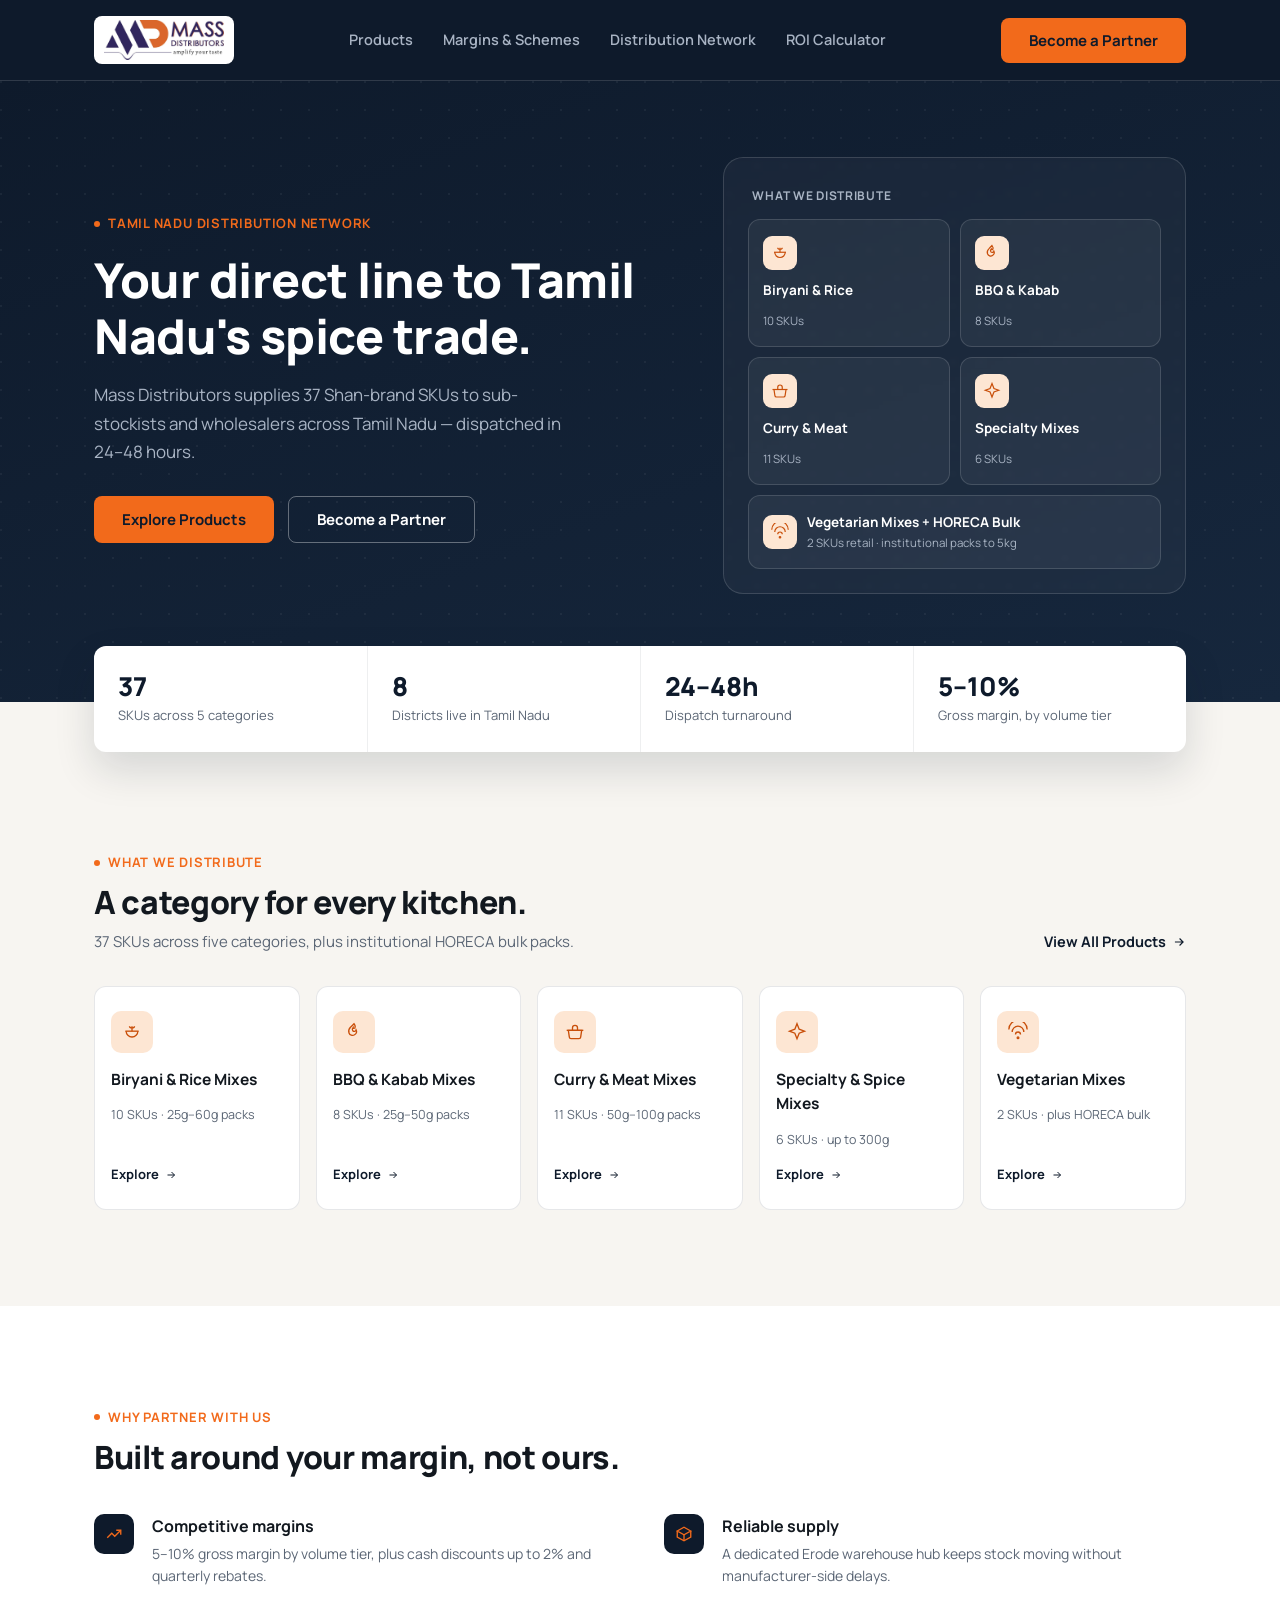
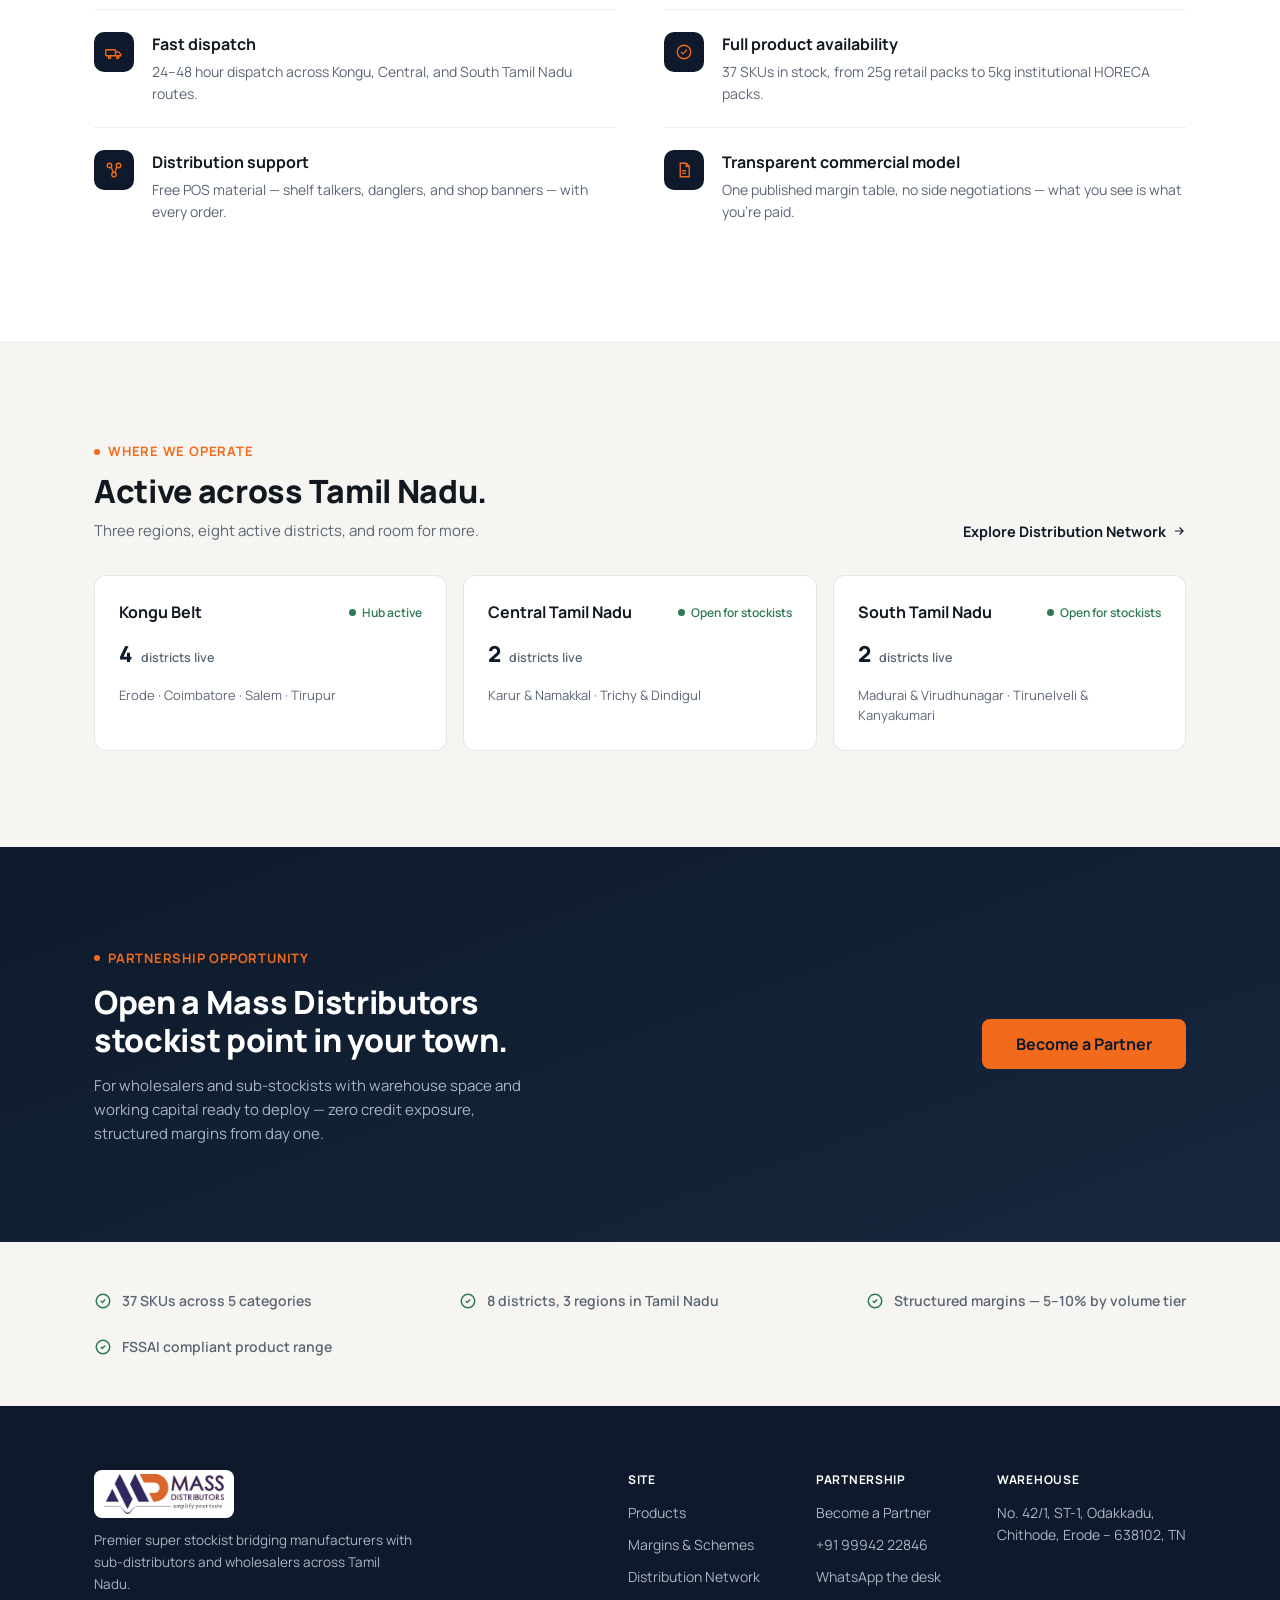
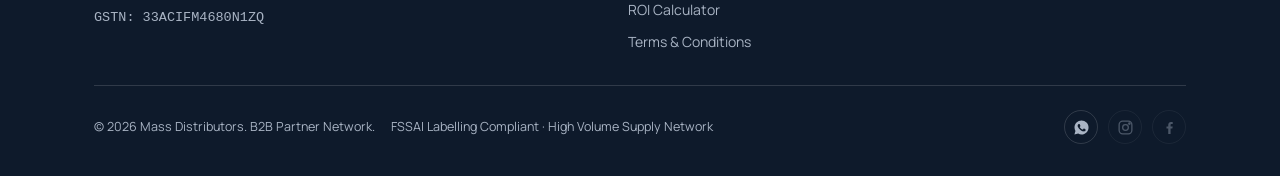
<file: index.html>
<!doctype html>
<html lang="en">
<head>
<meta charset="UTF-8">
<meta name="viewport" content="width=device-width, initial-scale=1.0">
<title>Mass Distributors | Tamil Nadu Super Stockist &amp; Distribution Network</title>
<meta name="description" content="Mass Distributors connects spice manufacturers to sub-stockists across Tamil Nadu with 5–10% gross margins and 24–48 hour dispatch.">
<link rel="icon" type="image/png" href="images/favicon.png">
<link rel="preconnect" href="https://fonts.googleapis.com">
<link rel="preconnect" href="https://fonts.gstatic.com" crossorigin>
<link href="https://fonts.googleapis.com/css2?family=Manrope:wght@400;500;600;700;800&display=swap" rel="stylesheet">
<link rel="stylesheet" href="css/theme.css">
</head>
<body>

<header class="nav">
  <div class="nav-inner container">
    <a href="index.html" class="brand">
      <span class="brand-logo"><img src="images/logo.png" alt="Mass Distributors — amplify your taste" width="118" height="39"></span>
    </a>
    <nav class="nav-links" data-nav-links>
      <a href="product-catalog.html" class="nav-link">Products</a>
      <a href="margins-schemes.html" class="nav-link">Margins &amp; Schemes</a>
      <a href="district-network.html" class="nav-link">Distribution Network</a>
      <a href="roi-calculator.html" class="nav-link">ROI Calculator</a>
      <a href="apply.html" class="btn btn-amber nav-cta-mobile" style="display:none;">Become a Partner</a>
    </nav>
    <a href="apply.html" class="btn btn-amber nav-cta-desktop">Become a Partner</a>
    <button class="hamburger" data-hamburger aria-label="Toggle menu" aria-expanded="false">
      <span></span><span></span><span></span>
    </button>
  </div>
</header>

<main>

  <section class="hero">
    <div class="container hero-grid">
      <div class="hero-copy">
        <span class="eyebrow">Tamil Nadu Distribution Network</span>
        <h1>Your direct line to Tamil Nadu's spice trade.</h1>
        <p class="sub">Mass Distributors supplies 37 Shan-brand SKUs to sub-stockists and wholesalers across Tamil Nadu &mdash; dispatched in 24&ndash;48 hours.</p>
        <div class="hero-cta-row">
          <a href="product-catalog.html" class="btn btn-amber">Explore Products</a>
          <a href="apply.html" class="btn btn-outline-dark">Become a Partner</a>
        </div>
      </div>

      <div class="hero-visual-panel">
        <div class="hero-visual-label">What we distribute</div>
        <div class="category-tile-grid">
          <div class="category-tile">
            <div class="category-tile-icon">
              <svg width="18" height="18" viewBox="0 0 24 24" fill="none" stroke="currentColor" stroke-width="1.6"><path d="M4 11h16"/><path d="M5 11a7 7 0 0014 0"/><path d="M12 11V5"/><path d="M9 5c0 1.3 1.2 2 3 2s3-.7 3-2"/></svg>
            </div>
            <span class="category-tile-name">Biryani &amp; Rice</span>
            <span class="category-tile-meta">10 SKUs</span>
          </div>
          <div class="category-tile">
            <div class="category-tile-icon">
              <svg width="18" height="18" viewBox="0 0 24 24" fill="none" stroke="currentColor" stroke-width="1.6"><path d="M12 2c1.5 2 2 3.5 1 5-1 1.2-2 .5-2-.5-1 1-1.5 2.5-.5 4 1.3 1.3 3.5 1 4-1 1 2 .3 4.5-1.8 5.8-2.5 1.6-5.7.5-6.7-2.2-1-2.7.3-5.3 2-7C10 4 11 3 12 2z"/></svg>
            </div>
            <span class="category-tile-name">BBQ &amp; Kabab</span>
            <span class="category-tile-meta">8 SKUs</span>
          </div>
          <div class="category-tile">
            <div class="category-tile-icon">
              <svg width="18" height="18" viewBox="0 0 24 24" fill="none" stroke="currentColor" stroke-width="1.6"><path d="M4 10h16l-1.2 8.2a2 2 0 01-2 1.8H7.2a2 2 0 01-2-1.8L4 10z"/><path d="M2 10h20"/><path d="M9 10V7a3 3 0 016 0v3"/></svg>
            </div>
            <span class="category-tile-name">Curry &amp; Meat</span>
            <span class="category-tile-meta">11 SKUs</span>
          </div>
          <div class="category-tile">
            <div class="category-tile-icon">
              <svg width="18" height="18" viewBox="0 0 24 24" fill="none" stroke="currentColor" stroke-width="1.6"><path d="M12 2l2.6 6.6L21 11l-6.4 2.4L12 20l-2.6-6.6L3 11l6.4-2.4L12 2z"/></svg>
            </div>
            <span class="category-tile-name">Specialty Mixes</span>
            <span class="category-tile-meta">6 SKUs</span>
          </div>
          <div class="category-tile wide">
            <div class="flex" style="align-items:center; gap:10px;">
              <div class="category-tile-icon">
                <svg width="18" height="18" viewBox="0 0 24 24" fill="none" stroke="currentColor" stroke-width="1.6"><path d="M1 9a11 11 0 0122 0"/><path d="M5 12a7 7 0 0114 0"/><path d="M9 15a3 3 0 016 0"/><circle cx="12" cy="19" r="1"/></svg>
              </div>
              <div class="flex-col">
                <span class="category-tile-name">Vegetarian Mixes + HORECA Bulk</span>
                <span class="category-tile-meta">2 SKUs retail &middot; institutional packs to 5kg</span>
              </div>
            </div>
          </div>
        </div>
      </div>
    </div>
  </section>

  <div class="stat-bar-wrap container">
    <div class="stat-bar">
      <div class="stat-item">
        <div class="stat-value">37</div>
        <div class="stat-label">SKUs across 5 categories</div>
      </div>
      <div class="stat-item">
        <div class="stat-value">8</div>
        <div class="stat-label">Districts live in Tamil Nadu</div>
      </div>
      <div class="stat-item">
        <div class="stat-value">24&ndash;48h</div>
        <div class="stat-label">Dispatch turnaround</div>
      </div>
      <div class="stat-item">
        <div class="stat-value">5&ndash;10%</div>
        <div class="stat-label">Gross margin, by volume tier</div>
      </div>
    </div>
  </div>

  <section class="section">
    <div class="container">
      <div class="section-header">
        <div>
          <span class="eyebrow">What We Distribute</span>
          <h2>A category for every kitchen.</h2>
          <p class="sub">37 SKUs across five categories, plus institutional HORECA bulk packs.</p>
        </div>
        <a href="product-catalog.html" class="link-arrow">
          View All Products
          <svg width="14" height="14" viewBox="0 0 24 24" fill="none" stroke="currentColor" stroke-width="2"><path d="M5 12h14M13 6l6 6-6 6"/></svg>
        </a>
      </div>

      <div class="category-grid">
        <div class="category-card">
          <div class="category-card-icon">
            <svg width="20" height="20" viewBox="0 0 24 24" fill="none" stroke="currentColor" stroke-width="1.6"><path d="M4 11h16"/><path d="M5 11a7 7 0 0014 0"/><path d="M12 11V5"/><path d="M9 5c0 1.3 1.2 2 3 2s3-.7 3-2"/></svg>
          </div>
          <span class="category-card-name">Biryani &amp; Rice Mixes</span>
          <span class="category-card-meta">10 SKUs &middot; 25g&ndash;60g packs</span>
          <a href="product-catalog.html" class="link-arrow">Explore <svg width="12" height="12" viewBox="0 0 24 24" fill="none" stroke="currentColor" stroke-width="2"><path d="M5 12h14M13 6l6 6-6 6"/></svg></a>
        </div>
        <div class="category-card">
          <div class="category-card-icon">
            <svg width="20" height="20" viewBox="0 0 24 24" fill="none" stroke="currentColor" stroke-width="1.6"><path d="M12 2c1.5 2 2 3.5 1 5-1 1.2-2 .5-2-.5-1 1-1.5 2.5-.5 4 1.3 1.3 3.5 1 4-1 1 2 .3 4.5-1.8 5.8-2.5 1.6-5.7.5-6.7-2.2-1-2.7.3-5.3 2-7C10 4 11 3 12 2z"/></svg>
          </div>
          <span class="category-card-name">BBQ &amp; Kabab Mixes</span>
          <span class="category-card-meta">8 SKUs &middot; 25g&ndash;50g packs</span>
          <a href="product-catalog.html" class="link-arrow">Explore <svg width="12" height="12" viewBox="0 0 24 24" fill="none" stroke="currentColor" stroke-width="2"><path d="M5 12h14M13 6l6 6-6 6"/></svg></a>
        </div>
        <div class="category-card">
          <div class="category-card-icon">
            <svg width="20" height="20" viewBox="0 0 24 24" fill="none" stroke="currentColor" stroke-width="1.6"><path d="M4 10h16l-1.2 8.2a2 2 0 01-2 1.8H7.2a2 2 0 01-2-1.8L4 10z"/><path d="M2 10h20"/><path d="M9 10V7a3 3 0 016 0v3"/></svg>
          </div>
          <span class="category-card-name">Curry &amp; Meat Mixes</span>
          <span class="category-card-meta">11 SKUs &middot; 50g&ndash;100g packs</span>
          <a href="product-catalog.html" class="link-arrow">Explore <svg width="12" height="12" viewBox="0 0 24 24" fill="none" stroke="currentColor" stroke-width="2"><path d="M5 12h14M13 6l6 6-6 6"/></svg></a>
        </div>
        <div class="category-card">
          <div class="category-card-icon">
            <svg width="20" height="20" viewBox="0 0 24 24" fill="none" stroke="currentColor" stroke-width="1.6"><path d="M12 2l2.6 6.6L21 11l-6.4 2.4L12 20l-2.6-6.6L3 11l6.4-2.4L12 2z"/></svg>
          </div>
          <span class="category-card-name">Specialty &amp; Spice Mixes</span>
          <span class="category-card-meta">6 SKUs &middot; up to 300g</span>
          <a href="product-catalog.html" class="link-arrow">Explore <svg width="12" height="12" viewBox="0 0 24 24" fill="none" stroke="currentColor" stroke-width="2"><path d="M5 12h14M13 6l6 6-6 6"/></svg></a>
        </div>
        <div class="category-card">
          <div class="category-card-icon">
            <svg width="20" height="20" viewBox="0 0 24 24" fill="none" stroke="currentColor" stroke-width="1.6"><path d="M1 9a11 11 0 0122 0"/><path d="M5 12a7 7 0 0114 0"/><path d="M9 15a3 3 0 016 0"/><circle cx="12" cy="19" r="1"/></svg>
          </div>
          <span class="category-card-name">Vegetarian Mixes</span>
          <span class="category-card-meta">2 SKUs &middot; plus HORECA bulk</span>
          <a href="product-catalog.html" class="link-arrow">Explore <svg width="12" height="12" viewBox="0 0 24 24" fill="none" stroke="currentColor" stroke-width="2"><path d="M5 12h14M13 6l6 6-6 6"/></svg></a>
        </div>
      </div>
    </div>
  </section>

  <section class="section section-surface">
    <div class="container">
      <div class="section-header" style="margin-bottom: var(--space-2);">
        <div>
          <span class="eyebrow">Why Partner With Us</span>
          <h2>Built around your margin, not ours.</h2>
        </div>
      </div>

      <div class="benefit-list">
        <div class="benefit-row">
          <div class="benefit-icon">
            <svg width="18" height="18" viewBox="0 0 24 24" fill="none" stroke="currentColor" stroke-width="1.8"><path d="M3 17l6-6 4 4 8-8"/><path d="M15 7h6v6"/></svg>
          </div>
          <div>
            <div class="benefit-title">Competitive margins</div>
            <div class="benefit-desc">5&ndash;10% gross margin by volume tier, plus cash discounts up to 2% and quarterly rebates.</div>
          </div>
        </div>
        <div class="benefit-row">
          <div class="benefit-icon">
            <svg width="18" height="18" viewBox="0 0 24 24" fill="none" stroke="currentColor" stroke-width="1.8"><path d="M21 8l-9-5-9 5 9 5 9-5z"/><path d="M3 8v8l9 5 9-5V8"/><path d="M12 13v8"/></svg>
          </div>
          <div>
            <div class="benefit-title">Reliable supply</div>
            <div class="benefit-desc">A dedicated Erode warehouse hub keeps stock moving without manufacturer-side delays.</div>
          </div>
        </div>
        <div class="benefit-row">
          <div class="benefit-icon">
            <svg width="18" height="18" viewBox="0 0 24 24" fill="none" stroke="currentColor" stroke-width="1.8"><rect x="1" y="9" width="13" height="8" rx="1"/><path d="M14 12h4l3 3v2h-7"/><circle cx="6" cy="19" r="1.6"/><circle cx="17" cy="19" r="1.6"/></svg>
          </div>
          <div>
            <div class="benefit-title">Fast dispatch</div>
            <div class="benefit-desc">24&ndash;48 hour dispatch across Kongu, Central, and South Tamil Nadu routes.</div>
          </div>
        </div>
        <div class="benefit-row">
          <div class="benefit-icon">
            <svg width="18" height="18" viewBox="0 0 24 24" fill="none" stroke="currentColor" stroke-width="1.8"><circle cx="12" cy="12" r="9"/><path d="M8 12l2.5 2.5L16 9"/></svg>
          </div>
          <div>
            <div class="benefit-title">Full product availability</div>
            <div class="benefit-desc">37 SKUs in stock, from 25g retail packs to 5kg institutional HORECA packs.</div>
          </div>
        </div>
        <div class="benefit-row">
          <div class="benefit-icon">
            <svg width="18" height="18" viewBox="0 0 24 24" fill="none" stroke="currentColor" stroke-width="1.8"><circle cx="6" cy="6" r="3"/><circle cx="18" cy="6" r="3"/><circle cx="12" cy="18" r="3"/><path d="M8.2 7.5L11 16M15.8 7.5L13 16"/></svg>
          </div>
          <div>
            <div class="benefit-title">Distribution support</div>
            <div class="benefit-desc">Free POS material &mdash; shelf talkers, danglers, and shop banners &mdash; with every order.</div>
          </div>
        </div>
        <div class="benefit-row">
          <div class="benefit-icon">
            <svg width="18" height="18" viewBox="0 0 24 24" fill="none" stroke="currentColor" stroke-width="1.8"><path d="M7 3h8l4 4v14H7z"/><path d="M15 3v4h4"/><path d="M9.5 13h5M9.5 16.5h5"/></svg>
          </div>
          <div>
            <div class="benefit-title">Transparent commercial model</div>
            <div class="benefit-desc">One published margin table, no side negotiations &mdash; what you see is what you're paid.</div>
          </div>
        </div>
      </div>
    </div>
  </section>

  <section class="section">
    <div class="container">
      <div class="section-header">
        <div>
          <span class="eyebrow">Where We Operate</span>
          <h2>Active across Tamil Nadu.</h2>
          <p class="sub">Three regions, eight active districts, and room for more.</p>
        </div>
        <a href="district-network.html" class="link-arrow">
          Explore Distribution Network
          <svg width="14" height="14" viewBox="0 0 24 24" fill="none" stroke="currentColor" stroke-width="2"><path d="M5 12h14M13 6l6 6-6 6"/></svg>
        </a>
      </div>

      <div class="region-row">
        <div class="region-card">
          <div class="region-card-head">
            <span class="region-name">Kongu Belt</span>
            <span class="status-dot">Hub active</span>
          </div>
          <div class="region-count">4 <span>districts live</span></div>
          <p class="region-towns">Erode &middot; Coimbatore &middot; Salem &middot; Tirupur</p>
        </div>
        <div class="region-card">
          <div class="region-card-head">
            <span class="region-name">Central Tamil Nadu</span>
            <span class="status-dot">Open for stockists</span>
          </div>
          <div class="region-count">2 <span>districts live</span></div>
          <p class="region-towns">Karur &amp; Namakkal &middot; Trichy &amp; Dindigul</p>
        </div>
        <div class="region-card">
          <div class="region-card-head">
            <span class="region-name">South Tamil Nadu</span>
            <span class="status-dot">Open for stockists</span>
          </div>
          <div class="region-count">2 <span>districts live</span></div>
          <p class="region-towns">Madurai &amp; Virudhunagar &middot; Tirunelveli &amp; Kanyakumari</p>
        </div>
      </div>
    </div>
  </section>

  <section class="cta-band">
    <div class="container cta-band-inner">
      <div>
        <span class="eyebrow">Partnership Opportunity</span>
        <h2>Open a Mass Distributors stockist point in your town.</h2>
        <p>For wholesalers and sub-stockists with warehouse space and working capital ready to deploy &mdash; zero credit exposure, structured margins from day one.</p>
      </div>
      <a href="apply.html" class="btn btn-amber" style="padding: 17px 34px; font-size: 16px;">Become a Partner</a>
    </div>
  </section>

  <section class="section-tight">
    <div class="container trust-strip">
      <div class="trust-item">
        <svg width="18" height="18" viewBox="0 0 24 24" fill="none" stroke="currentColor" stroke-width="2"><path d="M9 12l2 2 4-4"/><circle cx="12" cy="12" r="9"/></svg>
        37 SKUs across 5 categories
      </div>
      <div class="trust-item">
        <svg width="18" height="18" viewBox="0 0 24 24" fill="none" stroke="currentColor" stroke-width="2"><path d="M9 12l2 2 4-4"/><circle cx="12" cy="12" r="9"/></svg>
        8 districts, 3 regions in Tamil Nadu
      </div>
      <div class="trust-item">
        <svg width="18" height="18" viewBox="0 0 24 24" fill="none" stroke="currentColor" stroke-width="2"><path d="M9 12l2 2 4-4"/><circle cx="12" cy="12" r="9"/></svg>
        Structured margins &mdash; 5&ndash;10% by volume tier
      </div>
      <div class="trust-item">
        <svg width="18" height="18" viewBox="0 0 24 24" fill="none" stroke="currentColor" stroke-width="2"><path d="M9 12l2 2 4-4"/><circle cx="12" cy="12" r="9"/></svg>
        FSSAI compliant product range
      </div>
    </div>
  </section>

</main>

<footer class="footer">
  <div class="container">
    <div class="footer-top">
      <div class="footer-brand-block">
        <a href="index.html" class="brand">
          <span class="brand-logo"><img src="images/logo.png" alt="Mass Distributors — amplify your taste" width="118" height="39"></span>
        </a>
        <p>Premier super stockist bridging manufacturers with sub-distributors and wholesalers across Tamil Nadu.</p>
        <p class="footer-mono">GSTN: 33ACIFM4680N1ZQ</p>
      </div>
      <div class="footer-cols">
        <div class="footer-col">
          <span class="heading">Site</span>
          <a href="product-catalog.html">Products</a>
          <a href="margins-schemes.html">Margins &amp; Schemes</a>
          <a href="district-network.html">Distribution Network</a>
          <a href="roi-calculator.html">ROI Calculator</a>
          <a href="terms.html">Terms &amp; Conditions</a>
        </div>
        <div class="footer-col">
          <span class="heading">Partnership</span>
          <a href="apply.html">Become a Partner</a>
          <a href="tel:+919994222846">+91 99942 22846</a>
          <a href="https://wa.me/919994222846">WhatsApp the desk</a>
        </div>
        <div class="footer-col">
          <span class="heading">Warehouse</span>
          <span style="font-size: 14px; line-height: 1.6;">No. 42/1, ST-1, Odakkadu,<br>Chithode, Erode &ndash; 638102, TN</span>
        </div>
      </div>
    </div>
    <div class="footer-bottom">
      <div class="footer-bottom-text">
        <span>&copy; 2026 Mass Distributors. B2B Partner Network.</span>
        <span>FSSAI Labelling Compliant &middot; High Volume Supply Network</span>
      </div>
        <div class="footer-social">
          <a href="https://wa.me/919994222846" class="footer-social-icon" aria-label="Chat with Mass Distributors on WhatsApp" target="_blank" rel="noopener">
            <svg width="17" height="17" viewBox="0 0 24 24" fill="currentColor"><path d="M12.04 2C6.58 2 2.13 6.45 2.13 11.91c0 1.75.46 3.46 1.32 4.96L2 22l5.25-1.38a9.9 9.9 0 004.79 1.22h.01c5.46 0 9.9-4.45 9.9-9.91 0-2.65-1.03-5.14-2.9-7.01A9.86 9.86 0 0012.04 2zm5.8 14.09c-.24.68-1.4 1.3-1.93 1.38-.5.08-1.12.11-1.81-.11a16.5 16.5 0 01-1.6-.59c-2.82-1.22-4.66-4.07-4.8-4.26-.14-.19-1.15-1.53-1.15-2.92 0-1.39.73-2.07.99-2.35.26-.28.57-.35.76-.35h.55c.18 0 .42-.07.65.5.24.57.81 1.97.88 2.11.07.14.12.31.02.5-.09.19-.14.31-.28.47-.14.16-.29.36-.42.48-.14.14-.28.29-.12.57.16.28.72 1.19 1.55 1.93 1.06.95 1.96 1.24 2.24 1.38.28.14.44.12.6-.07.16-.19.68-.79.87-1.06.18-.28.36-.23.6-.14.24.09 1.55.73 1.81.87.26.14.44.21.5.32.07.12.07.66-.17 1.34z"/></svg>
          </a>
          <span class="footer-social-icon is-disabled" aria-label="Instagram — coming soon" title="Instagram profile coming soon">
            <svg width="17" height="17" viewBox="0 0 24 24" fill="none" stroke="currentColor" stroke-width="1.8"><rect x="3" y="3" width="18" height="18" rx="5"/><circle cx="12" cy="12" r="4"/><circle cx="17.5" cy="6.5" r="1"/></svg>
          </span>
          <span class="footer-social-icon is-disabled" aria-label="Facebook — coming soon" title="Facebook page coming soon">
            <svg width="17" height="17" viewBox="0 0 24 24" fill="currentColor"><path d="M13.5 21v-7.5h2.5l.5-3h-3V8.5c0-.86.24-1.5 1.53-1.5H16.5V4.3C16.22 4.26 15.26 4.2 14.15 4.2c-2.32 0-3.9 1.42-3.9 4.02V10.5H7.75v3H10.25V21h3.25z"/></svg>
          </span>
        </div>
    </div>
  </div>
</footer>

<div class="toast" id="toast"></div>
<script src="js/main.js?v=2"></script>
</body>
</html>
</file>
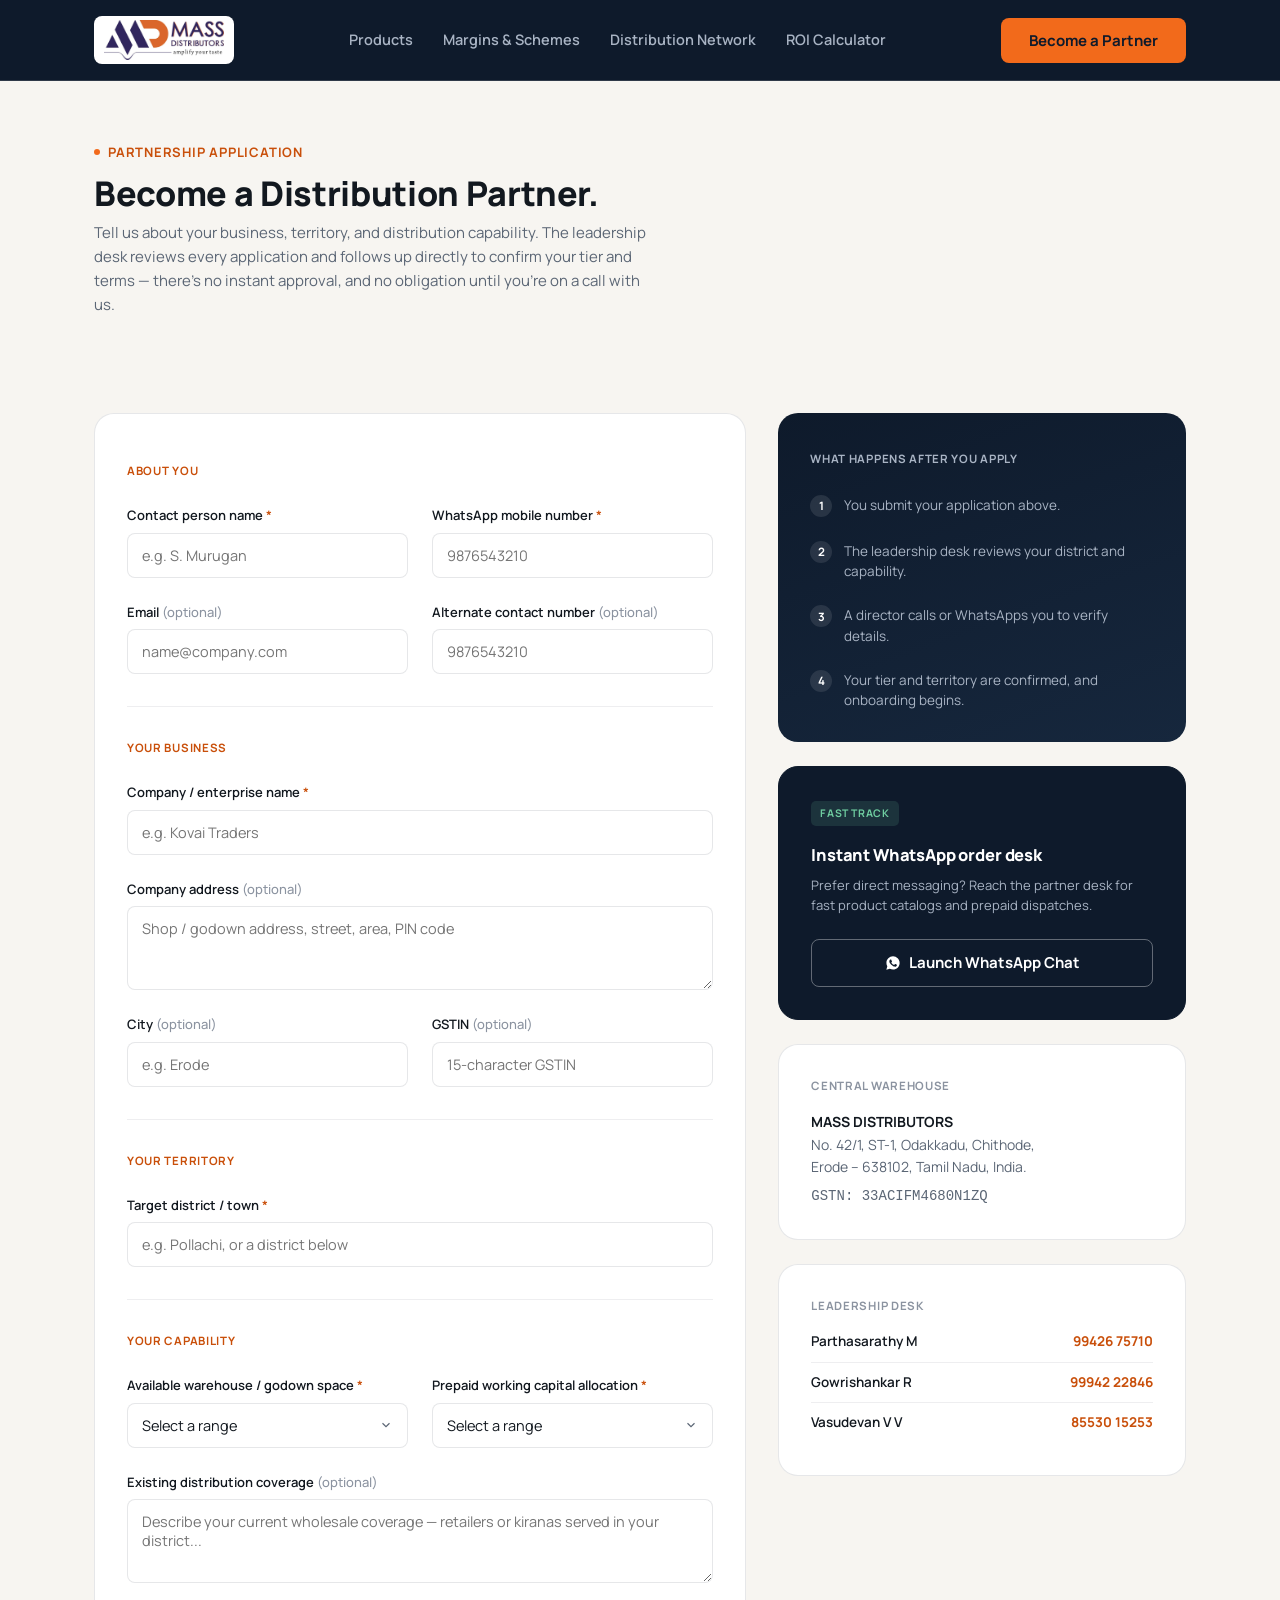
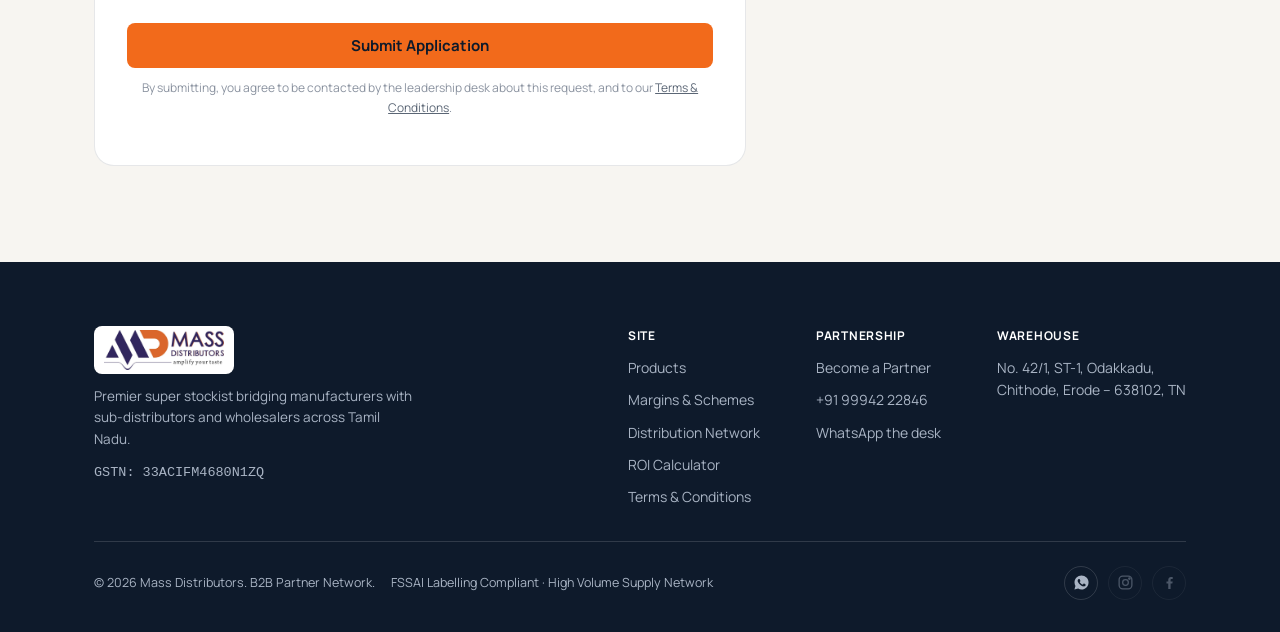
<file: apply.html>
<!doctype html>
<html lang="en">
<head>
<meta charset="UTF-8">
<meta name="viewport" content="width=device-width, initial-scale=1.0">
<title>Apply for Distributorship | Mass Distributors</title>
<meta name="description" content="Apply for exclusive stockist rights in your Tamil Nadu district, or reach the Mass Distributors leadership desk directly on WhatsApp.">
<link rel="icon" type="image/png" href="images/favicon.png">
<link rel="preconnect" href="https://fonts.googleapis.com">
<link rel="preconnect" href="https://fonts.gstatic.com" crossorigin>
<link href="https://fonts.googleapis.com/css2?family=Manrope:wght@400;500;600;700;800&display=swap" rel="stylesheet">
<link rel="stylesheet" href="css/theme.css">
</head>
<body>

<header class="nav">
  <div class="nav-inner container">
    <a href="index.html" class="brand">
      <span class="brand-logo"><img src="images/logo.png" alt="Mass Distributors — amplify your taste" width="118" height="39"></span>
    </a>
    <nav class="nav-links" data-nav-links>
      <a href="product-catalog.html" class="nav-link">Products</a>
      <a href="margins-schemes.html" class="nav-link">Margins &amp; Schemes</a>
      <a href="district-network.html" class="nav-link">Distribution Network</a>
      <a href="roi-calculator.html" class="nav-link">ROI Calculator</a>
      <a href="apply.html" class="btn btn-amber nav-cta-mobile" style="display:none;">Become a Partner</a>
    </nav>
    <a href="apply.html" class="btn btn-amber nav-cta-desktop">Become a Partner</a>
    <button class="hamburger" data-hamburger aria-label="Toggle menu" aria-expanded="false">
      <span></span><span></span><span></span>
    </button>
  </div>
</header>

<main>

  <div class="catalog-header container">
    <span class="eyebrow" style="color: var(--amber-hover);">Partnership Application</span>
    <h1>Become a Distribution Partner.</h1>
    <p class="sub">Tell us about your business, territory, and distribution capability. The leadership desk reviews every application and follows up directly to confirm your tier and terms — there's no instant approval, and no obligation until you're on a call with us.</p>
  </div>

  <section class="section">
    <div class="container">
      <div class="apply-layout">

        <div class="apply-card">
          <form id="apply-form" novalidate>

            <div class="apply-group">
              <span class="apply-section-label">About You</span>
              <div class="apply-field-row">
                <div class="apply-field">
                  <label for="contact">Contact person name <span class="req">*</span></label>
                  <input type="text" id="contact" name="contact" placeholder="e.g. S. Murugan" required>
                  <span class="apply-field-error" id="err-contact">Enter the contact person's name.</span>
                </div>
                <div class="apply-field">
                  <label for="whatsapp">WhatsApp mobile number <span class="req">*</span></label>
                  <input type="tel" id="whatsapp" name="whatsapp" inputmode="numeric" pattern="[0-9]{10}" maxlength="10" placeholder="9876543210" required>
                  <span class="apply-field-error" id="err-whatsapp">Enter a valid 10-digit mobile number.</span>
                </div>
              </div>
              <div class="apply-field-row apply-field-row-spaced">
                <div class="apply-field">
                  <label for="email">Email <span class="opt">(optional)</span></label>
                  <input type="email" id="email" name="email" autocomplete="email" maxlength="120" placeholder="name@company.com">
                  <span class="apply-field-error" id="err-email">Enter a valid email address, or leave this blank.</span>
                </div>
                <div class="apply-field">
                  <label for="altphone">Alternate contact number <span class="opt">(optional)</span></label>
                  <input type="tel" id="altphone" name="altphone" inputmode="numeric" maxlength="10" placeholder="9876543210">
                  <span class="apply-field-error" id="err-altphone">Enter a valid 10-digit number, or leave this blank.</span>
                </div>
              </div>
            </div>

            <div class="apply-group">
              <span class="apply-section-label">Your Business</span>
              <div class="apply-field">
                <label for="company">Company / enterprise name <span class="req">*</span></label>
                <input type="text" id="company" name="company" placeholder="e.g. Kovai Traders" required>
                <span class="apply-field-error" id="err-company">Enter your company or enterprise name.</span>
              </div>
              <div class="apply-field">
                <label for="address">Company address <span class="opt">(optional)</span></label>
                <textarea id="address" name="address" rows="2" maxlength="250" autocomplete="street-address" placeholder="Shop / godown address, street, area, PIN code"></textarea>
              </div>
              <div class="apply-field-row">
                <div class="apply-field">
                  <label for="city">City <span class="opt">(optional)</span></label>
                  <input type="text" id="city" name="city" autocomplete="address-level2" maxlength="60" placeholder="e.g. Erode">
                </div>
                <div class="apply-field">
                  <label for="gstin">GSTIN <span class="opt">(optional)</span></label>
                  <input type="text" id="gstin" name="gstin" maxlength="15" autocapitalize="characters" spellcheck="false" placeholder="15-character GSTIN">
                  <span class="apply-field-error" id="err-gstin">Enter a valid 15-character GSTIN, or leave this blank.</span>
                </div>
              </div>
            </div>

            <div class="apply-group">
              <span class="apply-section-label">Your Territory</span>
              <div class="apply-field">
                <label for="town">Target district / town <span class="req">*</span></label>
                <input type="text" id="town" name="town" list="district-options" placeholder="e.g. Pollachi, or a district below" required>
                <datalist id="district-options">
                  <option value="Erode Central Hub"></option>
                  <option value="Coimbatore North &amp; South"></option>
                  <option value="Salem Metro &amp; Rural"></option>
                  <option value="Tirupur Apparel &amp; Town"></option>
                  <option value="Karur &amp; Namakkal"></option>
                  <option value="Trichy &amp; Dindigul"></option>
                  <option value="Madurai &amp; Virudhunagar"></option>
                  <option value="Tirunelveli &amp; Kanyakumari"></option>
                </datalist>
                <span class="apply-field-error" id="err-town">Enter your target district or town.</span>
              </div>
            </div>

            <div class="apply-group apply-group-last">
              <span class="apply-section-label">Your Capability</span>
              <div class="apply-field-row">
                <div class="apply-field">
                  <label for="warehouse">Available warehouse / godown space <span class="req">*</span></label>
                  <select id="warehouse" name="warehouse" required>
                    <option value="">Select a range</option>
                    <option>300 – 500 sq. ft.</option>
                    <option>500 – 1,000 sq. ft.</option>
                    <option>Above 1,000 sq. ft.</option>
                  </select>
                  <span class="apply-field-error" id="err-warehouse">Select your available warehouse space.</span>
                </div>
                <div class="apply-field">
                  <label for="capital">Prepaid working capital allocation <span class="req">*</span></label>
                  <select id="capital" name="capital" required>
                    <option value="">Select a range</option>
                    <option>Below &#8377;5 lakhs</option>
                    <option>&#8377;5 – 10 lakhs</option>
                    <option>&#8377;10 – 25 lakhs</option>
                    <option>Above &#8377;25 lakhs</option>
                  </select>
                  <span class="apply-field-error" id="err-capital">Select your working capital allocation.</span>
                </div>
              </div>
              <div class="apply-field">
                <label for="coverage">Existing distribution coverage <span class="opt">(optional)</span></label>
                <textarea id="coverage" name="coverage" rows="3" placeholder="Describe your current wholesale coverage — retailers or kiranas served in your district..."></textarea>
              </div>
            </div>

            <div class="apply-submit-row">
              <button type="submit" class="btn btn-amber apply-submit-btn">Submit Application</button>
              <p class="apply-hint">By submitting, you agree to be contacted by the leadership desk about this request, and to our <a href="terms.html">Terms &amp; Conditions</a>.</p>
            </div>
          </form>

          <div class="apply-success" id="apply-success" hidden>
            <span class="apply-success-icon" aria-hidden="true">
              <svg width="22" height="22" viewBox="0 0 24 24" fill="none" stroke="currentColor" stroke-width="2.2"><path d="M20 6L9 17l-5-5"/></svg>
            </span>
            <h2>One last step &mdash; send it on WhatsApp.</h2>
            <p>We've opened WhatsApp with your application filled in. <b>Tap Send</b> in WhatsApp to deliver it to the leadership desk &mdash; your application isn't received until you do. We'll then reach out within one business day to confirm your tier and next steps.</p>
            <a id="apply-wa-link" class="btn btn-amber apply-wa-btn" href="https://wa.me/919994222846" target="_blank" rel="noopener">Open WhatsApp again</a>
          </div>
        </div>

        <div class="apply-rail">
          <div class="apply-process">
            <span class="apply-process-label">What happens after you apply</span>
            <ol class="apply-process-list">
              <li><span class="apply-process-num">1</span><span>You submit your application above.</span></li>
              <li><span class="apply-process-num">2</span><span>The leadership desk reviews your district and capability.</span></li>
              <li><span class="apply-process-num">3</span><span>A director calls or WhatsApps you to verify details.</span></li>
              <li><span class="apply-process-num">4</span><span>Your tier and territory are confirmed, and onboarding begins.</span></li>
            </ol>
          </div>

          <div class="apply-info-card apply-fasttrack">
            <span class="apply-fasttrack-badge">Fast track</span>
            <h3>Instant WhatsApp order desk</h3>
            <p>Prefer direct messaging? Reach the partner desk for fast product catalogs and prepaid dispatches.</p>
            <a href="https://wa.me/919994222846" class="btn btn-outline-dark apply-fasttrack-btn">
              <svg width="16" height="16" viewBox="0 0 24 24" fill="currentColor"><path d="M12.04 2C6.58 2 2.13 6.45 2.13 11.91c0 1.75.46 3.46 1.32 4.96L2 22l5.25-1.38a9.9 9.9 0 004.79 1.22h.01c5.46 0 9.9-4.45 9.9-9.91 0-2.65-1.03-5.14-2.9-7.01A9.86 9.86 0 0012.04 2zm5.8 14.09c-.24.68-1.4 1.3-1.93 1.38-.5.08-1.12.11-1.81-.11a16.5 16.5 0 01-1.6-.59c-2.82-1.22-4.66-4.07-4.8-4.26-.14-.19-1.15-1.53-1.15-2.92 0-1.39.73-2.07.99-2.35.26-.28.57-.35.76-.35h.55c.18 0 .42-.07.65.5.24.57.81 1.97.88 2.11.07.14.12.31.02.5-.09.19-.14.31-.28.47-.14.16-.29.36-.42.48-.14.14-.28.29-.12.57.16.28.72 1.19 1.55 1.93 1.06.95 1.96 1.24 2.24 1.38.28.14.44.12.6-.07.16-.19.68-.79.87-1.06.18-.28.36-.23.6-.14.24.09 1.55.73 1.81.87.26.14.44.21.5.32.07.12.07.66-.17 1.34z"/></svg>
              Launch WhatsApp Chat
            </a>
          </div>

          <div class="apply-info-card">
            <span class="apply-info-heading">Central warehouse</span>
            <p><strong>MASS DISTRIBUTORS</strong><br>No. 42/1, ST-1, Odakkadu, Chithode,<br>Erode &ndash; 638102, Tamil Nadu, India.</p>
            <p class="apply-info-mono">GSTN: 33ACIFM4680N1ZQ</p>
          </div>

          <div class="apply-info-card">
            <span class="apply-info-heading">Leadership desk</span>
            <div class="apply-contact-row"><span>Parthasarathy M</span><a href="tel:+919942675710">99426 75710</a></div>
            <div class="apply-contact-row"><span>Gowrishankar R</span><a href="tel:+919994222846">99942 22846</a></div>
            <div class="apply-contact-row"><span>Vasudevan V V</span><a href="tel:+918553015253">85530 15253</a></div>
          </div>
        </div>

      </div>
    </div>
  </section>

</main>

<footer class="footer">
  <div class="container">
    <div class="footer-top">
      <div class="footer-brand-block">
        <a href="index.html" class="brand">
          <span class="brand-logo"><img src="images/logo.png" alt="Mass Distributors — amplify your taste" width="118" height="39"></span>
        </a>
        <p>Premier super stockist bridging manufacturers with sub-distributors and wholesalers across Tamil Nadu.</p>
        <p class="footer-mono">GSTN: 33ACIFM4680N1ZQ</p>
      </div>
      <div class="footer-cols">
        <div class="footer-col">
          <span class="heading">Site</span>
          <a href="product-catalog.html">Products</a>
          <a href="margins-schemes.html">Margins &amp; Schemes</a>
          <a href="district-network.html">Distribution Network</a>
          <a href="roi-calculator.html">ROI Calculator</a>
          <a href="terms.html">Terms &amp; Conditions</a>
        </div>
        <div class="footer-col">
          <span class="heading">Partnership</span>
          <a href="apply.html">Become a Partner</a>
          <a href="tel:+919994222846">+91 99942 22846</a>
          <a href="https://wa.me/919994222846">WhatsApp the desk</a>
        </div>
        <div class="footer-col">
          <span class="heading">Warehouse</span>
          <span style="font-size: 14px; line-height: 1.6;">No. 42/1, ST-1, Odakkadu,<br>Chithode, Erode &ndash; 638102, TN</span>
        </div>
      </div>
    </div>
    <div class="footer-bottom">
      <div class="footer-bottom-text">
        <span>&copy; 2026 Mass Distributors. B2B Partner Network.</span>
        <span>FSSAI Labelling Compliant &middot; High Volume Supply Network</span>
      </div>
        <div class="footer-social">
          <a href="https://wa.me/919994222846" class="footer-social-icon" aria-label="Chat with Mass Distributors on WhatsApp" target="_blank" rel="noopener">
            <svg width="17" height="17" viewBox="0 0 24 24" fill="currentColor"><path d="M12.04 2C6.58 2 2.13 6.45 2.13 11.91c0 1.75.46 3.46 1.32 4.96L2 22l5.25-1.38a9.9 9.9 0 004.79 1.22h.01c5.46 0 9.9-4.45 9.9-9.91 0-2.65-1.03-5.14-2.9-7.01A9.86 9.86 0 0012.04 2zm5.8 14.09c-.24.68-1.4 1.3-1.93 1.38-.5.08-1.12.11-1.81-.11a16.5 16.5 0 01-1.6-.59c-2.82-1.22-4.66-4.07-4.8-4.26-.14-.19-1.15-1.53-1.15-2.92 0-1.39.73-2.07.99-2.35.26-.28.57-.35.76-.35h.55c.18 0 .42-.07.65.5.24.57.81 1.97.88 2.11.07.14.12.31.02.5-.09.19-.14.31-.28.47-.14.16-.29.36-.42.48-.14.14-.28.29-.12.57.16.28.72 1.19 1.55 1.93 1.06.95 1.96 1.24 2.24 1.38.28.14.44.12.6-.07.16-.19.68-.79.87-1.06.18-.28.36-.23.6-.14.24.09 1.55.73 1.81.87.26.14.44.21.5.32.07.12.07.66-.17 1.34z"/></svg>
          </a>
          <span class="footer-social-icon is-disabled" aria-label="Instagram — coming soon" title="Instagram profile coming soon">
            <svg width="17" height="17" viewBox="0 0 24 24" fill="none" stroke="currentColor" stroke-width="1.8"><rect x="3" y="3" width="18" height="18" rx="5"/><circle cx="12" cy="12" r="4"/><circle cx="17.5" cy="6.5" r="1"/></svg>
          </span>
          <span class="footer-social-icon is-disabled" aria-label="Facebook — coming soon" title="Facebook page coming soon">
            <svg width="17" height="17" viewBox="0 0 24 24" fill="currentColor"><path d="M13.5 21v-7.5h2.5l.5-3h-3V8.5c0-.86.24-1.5 1.53-1.5H16.5V4.3C16.22 4.26 15.26 4.2 14.15 4.2c-2.32 0-3.9 1.42-3.9 4.02V10.5H7.75v3H10.25V21h3.25z"/></svg>
          </span>
        </div>
    </div>
  </div>
</footer>

<div class="toast" id="toast"></div>
<script src="js/main.js?v=2"></script>
<script src="js/apply.js?v=5"></script>
</body>
</html>
</file>
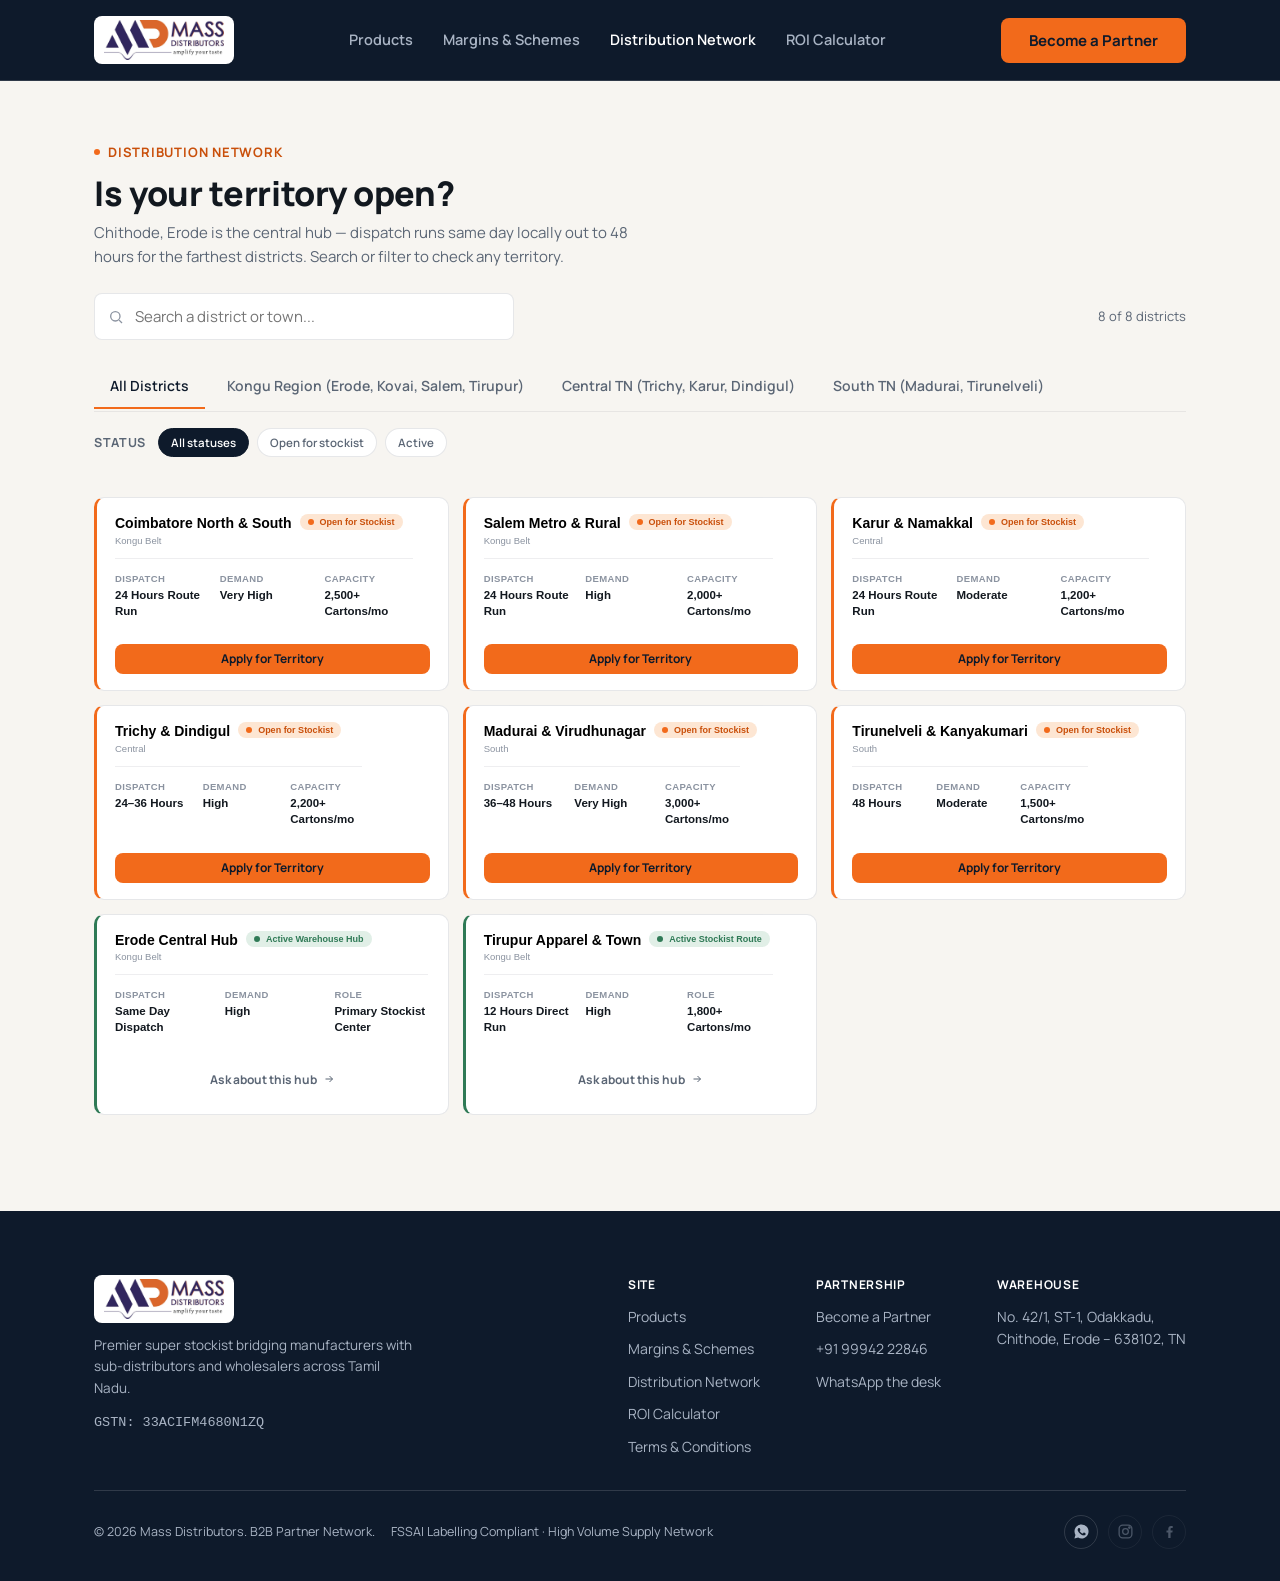
<file: district-network.html>
<!doctype html>
<html lang="en">
<head>
<meta charset="UTF-8">
<meta name="viewport" content="width=device-width, initial-scale=1.0">
<title>Distribution Network | Mass Distributors</title>
<meta name="description" content="Tamil Nadu district coverage for Mass Distributors — active hubs, open territories, dispatch turnaround, and how to apply for a district that's open.">
<link rel="icon" type="image/png" href="images/favicon.png">
<link rel="preconnect" href="https://fonts.googleapis.com">
<link rel="preconnect" href="https://fonts.gstatic.com" crossorigin>
<link href="https://fonts.googleapis.com/css2?family=Manrope:wght@400;500;600;700;800&display=swap" rel="stylesheet">
<link rel="stylesheet" href="css/theme.css">
</head>
<body>

<header class="nav">
  <div class="nav-inner container">
    <a href="index.html" class="brand">
      <span class="brand-logo"><img src="images/logo.png" alt="Mass Distributors — amplify your taste" width="118" height="39"></span>
    </a>
    <nav class="nav-links" data-nav-links>
      <a href="product-catalog.html" class="nav-link">Products</a>
      <a href="margins-schemes.html" class="nav-link">Margins &amp; Schemes</a>
      <a href="district-network.html" class="nav-link is-active">Distribution Network</a>
      <a href="roi-calculator.html" class="nav-link">ROI Calculator</a>
      <a href="apply.html" class="btn btn-amber nav-cta-mobile" style="display:none;">Become a Partner</a>
    </nav>
    <a href="apply.html" class="btn btn-amber nav-cta-desktop">Become a Partner</a>
    <button class="hamburger" data-hamburger aria-label="Toggle menu" aria-expanded="false">
      <span></span><span></span><span></span>
    </button>
  </div>
</header>

<main>

  <div class="catalog-header container">
    <span class="eyebrow" style="color: var(--amber-hover);">Distribution Network</span>
    <h1>Is your territory open?</h1>
    <p class="sub">Chithode, Erode is the central hub — dispatch runs same day locally out to 48 hours for the farthest districts. Search or filter to check any territory.</p>

    <div class="catalog-search-row">
      <div class="search-field">
        <svg width="16" height="16" viewBox="0 0 24 24" fill="none" stroke="currentColor" stroke-width="2"><circle cx="11" cy="11" r="7"/><path d="M21 21l-4.3-4.3"/></svg>
        <input type="text" id="territory-search" placeholder="Search a district or town...">
      </div>
      <span class="result-count" id="result-count" style="margin-left: auto;"></span>
    </div>

    <div class="category-tabs-wrap">
      <div class="category-tabs" id="region-pills"></div>
    </div>

    <div class="filter-toolbar">
      <div class="filter-group">
        <span class="filter-group-label">Status</span>
        <div id="status-chips" class="flex" style="gap: 8px; flex-wrap: wrap;"></div>
      </div>
      <button type="button" class="clear-filters-btn" id="clear-filters-btn" hidden>Clear filters</button>
    </div>
  </div>

  <div class="container">
    <div class="catalog-grid" id="territory-grid"></div>
  </div>

</main>

<footer class="footer">
  <div class="container">
    <div class="footer-top">
      <div class="footer-brand-block">
        <a href="index.html" class="brand">
          <span class="brand-logo"><img src="images/logo.png" alt="Mass Distributors — amplify your taste" width="118" height="39"></span>
        </a>
        <p>Premier super stockist bridging manufacturers with sub-distributors and wholesalers across Tamil Nadu.</p>
        <p class="footer-mono">GSTN: 33ACIFM4680N1ZQ</p>
      </div>
      <div class="footer-cols">
        <div class="footer-col">
          <span class="heading">Site</span>
          <a href="product-catalog.html">Products</a>
          <a href="margins-schemes.html">Margins &amp; Schemes</a>
          <a href="district-network.html">Distribution Network</a>
          <a href="roi-calculator.html">ROI Calculator</a>
          <a href="terms.html">Terms &amp; Conditions</a>
        </div>
        <div class="footer-col">
          <span class="heading">Partnership</span>
          <a href="apply.html">Become a Partner</a>
          <a href="tel:+919994222846">+91 99942 22846</a>
          <a href="https://wa.me/919994222846">WhatsApp the desk</a>
        </div>
        <div class="footer-col">
          <span class="heading">Warehouse</span>
          <span style="font-size: 14px; line-height: 1.6;">No. 42/1, ST-1, Odakkadu,<br>Chithode, Erode &ndash; 638102, TN</span>
        </div>
      </div>
    </div>
    <div class="footer-bottom">
      <div class="footer-bottom-text">
        <span>&copy; 2026 Mass Distributors. B2B Partner Network.</span>
        <span>FSSAI Labelling Compliant &middot; High Volume Supply Network</span>
      </div>
        <div class="footer-social">
          <a href="https://wa.me/919994222846" class="footer-social-icon" aria-label="Chat with Mass Distributors on WhatsApp" target="_blank" rel="noopener">
            <svg width="17" height="17" viewBox="0 0 24 24" fill="currentColor"><path d="M12.04 2C6.58 2 2.13 6.45 2.13 11.91c0 1.75.46 3.46 1.32 4.96L2 22l5.25-1.38a9.9 9.9 0 004.79 1.22h.01c5.46 0 9.9-4.45 9.9-9.91 0-2.65-1.03-5.14-2.9-7.01A9.86 9.86 0 0012.04 2zm5.8 14.09c-.24.68-1.4 1.3-1.93 1.38-.5.08-1.12.11-1.81-.11a16.5 16.5 0 01-1.6-.59c-2.82-1.22-4.66-4.07-4.8-4.26-.14-.19-1.15-1.53-1.15-2.92 0-1.39.73-2.07.99-2.35.26-.28.57-.35.76-.35h.55c.18 0 .42-.07.65.5.24.57.81 1.97.88 2.11.07.14.12.31.02.5-.09.19-.14.31-.28.47-.14.16-.29.36-.42.48-.14.14-.28.29-.12.57.16.28.72 1.19 1.55 1.93 1.06.95 1.96 1.24 2.24 1.38.28.14.44.12.6-.07.16-.19.68-.79.87-1.06.18-.28.36-.23.6-.14.24.09 1.55.73 1.81.87.26.14.44.21.5.32.07.12.07.66-.17 1.34z"/></svg>
          </a>
          <span class="footer-social-icon is-disabled" aria-label="Instagram — coming soon" title="Instagram profile coming soon">
            <svg width="17" height="17" viewBox="0 0 24 24" fill="none" stroke="currentColor" stroke-width="1.8"><rect x="3" y="3" width="18" height="18" rx="5"/><circle cx="12" cy="12" r="4"/><circle cx="17.5" cy="6.5" r="1"/></svg>
          </span>
          <span class="footer-social-icon is-disabled" aria-label="Facebook — coming soon" title="Facebook page coming soon">
            <svg width="17" height="17" viewBox="0 0 24 24" fill="currentColor"><path d="M13.5 21v-7.5h2.5l.5-3h-3V8.5c0-.86.24-1.5 1.53-1.5H16.5V4.3C16.22 4.26 15.26 4.2 14.15 4.2c-2.32 0-3.9 1.42-3.9 4.02V10.5H7.75v3H10.25V21h3.25z"/></svg>
          </span>
        </div>
    </div>
  </div>
</footer>

<div class="drawer-overlay" id="drawer-overlay">
  <div class="drawer-panel" id="drawer-panel"></div>
</div>

<div class="toast" id="toast"></div>
<script src="js/main.js?v=2"></script>
<script src="js/network.js?v=6"></script>
</body>
</html>
</file>
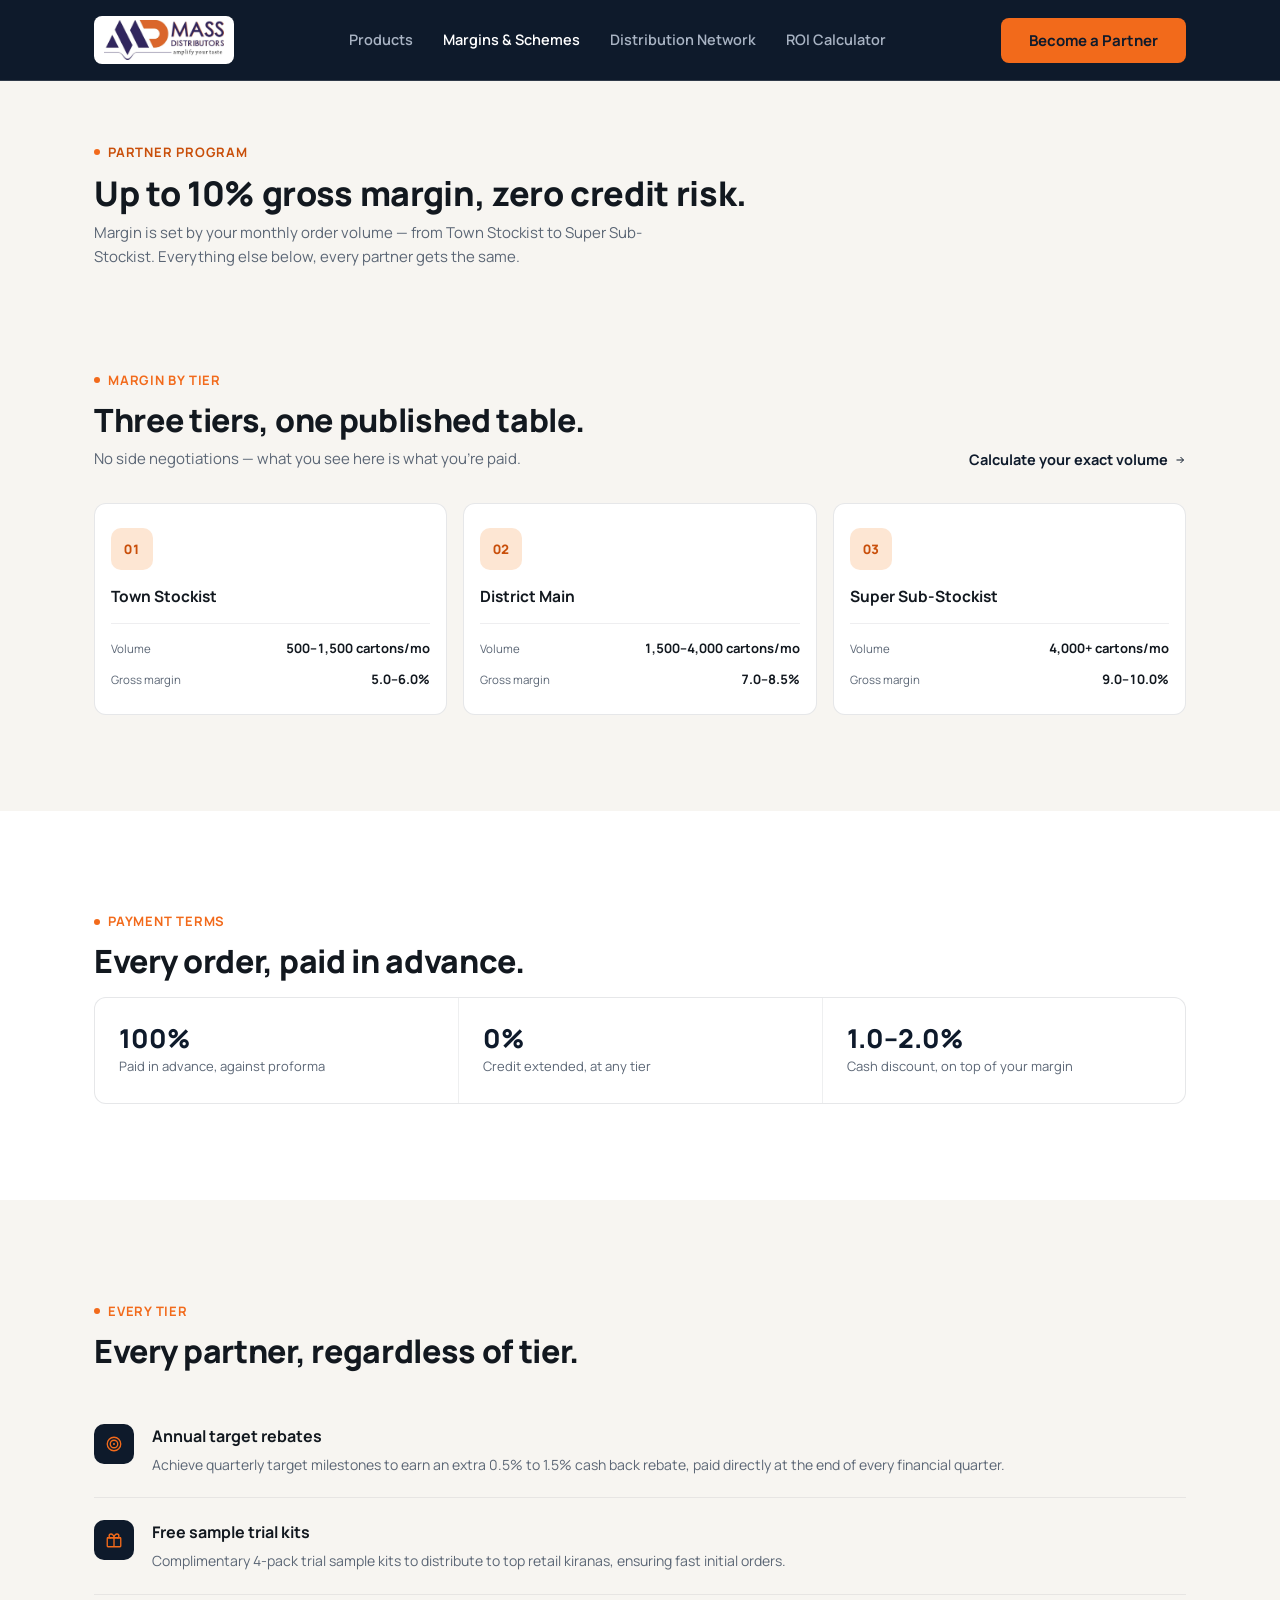
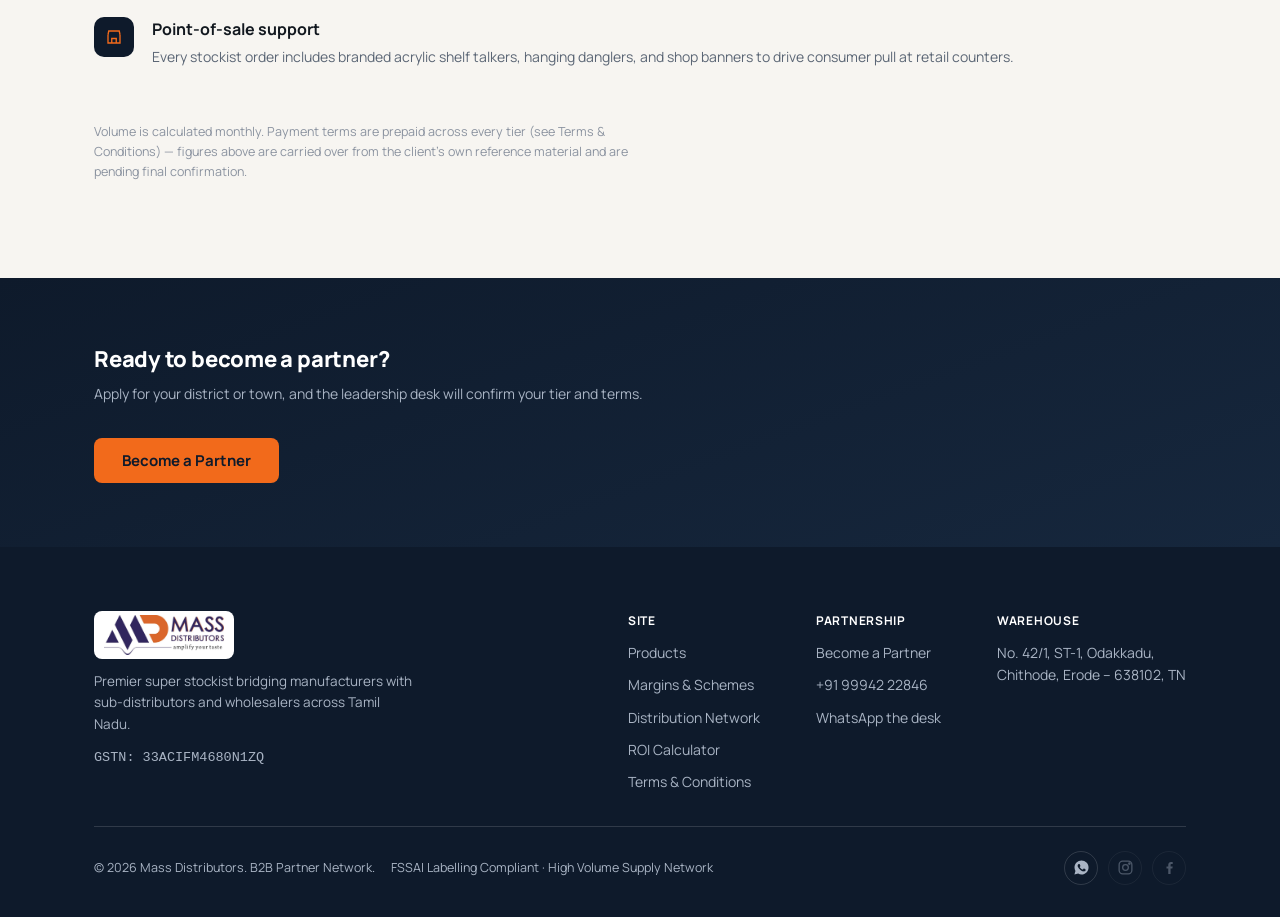
<file: margins-schemes.html>
<!doctype html>
<html lang="en">
<head>
<meta charset="UTF-8">
<meta name="viewport" content="width=device-width, initial-scale=1.0">
<title>Margins &amp; Schemes | Mass Distributors</title>
<meta name="description" content="Compare gross margin, cash discount, and payment terms across Mass Distributors' three stockist tiers — plus what every partner gets, regardless of tier.">
<link rel="icon" type="image/png" href="images/favicon.png">
<link rel="preconnect" href="https://fonts.googleapis.com">
<link rel="preconnect" href="https://fonts.gstatic.com" crossorigin>
<link href="https://fonts.googleapis.com/css2?family=Manrope:wght@400;500;600;700;800&display=swap" rel="stylesheet">
<link rel="stylesheet" href="css/theme.css">
</head>
<body>

<header class="nav">
  <div class="nav-inner container">
    <a href="index.html" class="brand">
      <span class="brand-logo"><img src="images/logo.png" alt="Mass Distributors — amplify your taste" width="118" height="39"></span>
    </a>
    <nav class="nav-links" data-nav-links>
      <a href="product-catalog.html" class="nav-link">Products</a>
      <a href="margins-schemes.html" class="nav-link is-active">Margins &amp; Schemes</a>
      <a href="district-network.html" class="nav-link">Distribution Network</a>
      <a href="roi-calculator.html" class="nav-link">ROI Calculator</a>
      <a href="apply.html" class="btn btn-amber nav-cta-mobile" style="display:none;">Become a Partner</a>
    </nav>
    <a href="apply.html" class="btn btn-amber nav-cta-desktop">Become a Partner</a>
    <button class="hamburger" data-hamburger aria-label="Toggle menu" aria-expanded="false">
      <span></span><span></span><span></span>
    </button>
  </div>
</header>

<main>

  <div class="catalog-header container">
    <span class="eyebrow" style="color: var(--amber-hover);">Partner Program</span>
    <h1>Up to 10% gross margin, zero credit risk.</h1>
    <p class="sub">Margin is set by your monthly order volume — from Town Stockist to Super Sub-Stockist. Everything else below, every partner gets the same.</p>
  </div>

  <section class="section">
    <div class="container">
      <div class="section-header">
        <div>
          <span class="eyebrow">Margin By Tier</span>
          <h2>Three tiers, one published table.</h2>
          <p class="sub">No side negotiations — what you see here is what you're paid.</p>
        </div>
        <a href="roi-calculator.html" class="link-arrow">Calculate your exact volume <svg width="12" height="12" viewBox="0 0 24 24" fill="none" stroke="currentColor" stroke-width="2"><path d="M5 12h14M13 6l6 6-6 6"/></svg></a>
      </div>

      <div class="tier-grid">
        <div class="tier-card">
          <div class="tier-card-icon">01</div>
          <span class="tier-name">Town Stockist</span>
          <div class="tier-stats-row">
            <div class="tier-stat"><span class="stat-label">Volume</span><span class="stat-val">500–1,500 cartons/mo</span></div>
            <div class="tier-stat"><span class="stat-label">Gross margin</span><span class="stat-val">5.0–6.0%</span></div>
          </div>
        </div>
        <div class="tier-card">
          <div class="tier-card-icon">02</div>
          <span class="tier-name">District Main</span>
          <div class="tier-stats-row">
            <div class="tier-stat"><span class="stat-label">Volume</span><span class="stat-val">1,500–4,000 cartons/mo</span></div>
            <div class="tier-stat"><span class="stat-label">Gross margin</span><span class="stat-val">7.0–8.5%</span></div>
          </div>
        </div>
        <div class="tier-card">
          <div class="tier-card-icon">03</div>
          <span class="tier-name">Super Sub-Stockist</span>
          <div class="tier-stats-row">
            <div class="tier-stat"><span class="stat-label">Volume</span><span class="stat-val">4,000+ cartons/mo</span></div>
            <div class="tier-stat"><span class="stat-label">Gross margin</span><span class="stat-val">9.0–10.0%</span></div>
          </div>
        </div>
      </div>
    </div>
  </section>

  <section class="section section-surface">
    <div class="container">
      <div class="section-header" style="margin-bottom: var(--space-2);">
        <div>
          <span class="eyebrow">Payment Terms</span>
          <h2>Every order, paid in advance.</h2>
        </div>
      </div>
      <div class="stat-bar stat-bar-flat">
        <div class="stat-item">
          <div class="stat-value">100%</div>
          <div class="stat-label">Paid in advance, against proforma</div>
        </div>
        <div class="stat-item">
          <div class="stat-value">0%</div>
          <div class="stat-label">Credit extended, at any tier</div>
        </div>
        <div class="stat-item">
          <div class="stat-value">1.0–2.0%</div>
          <div class="stat-label">Cash discount, on top of your margin</div>
        </div>
      </div>
    </div>
  </section>

  <section class="section">
    <div class="container">
      <div class="section-header">
        <div>
          <span class="eyebrow">Every Tier</span>
          <h2>Every partner, regardless of tier.</h2>
        </div>
      </div>
      <div class="benefit-list is-single">
        <div class="benefit-row">
          <div class="benefit-icon">
            <svg width="18" height="18" viewBox="0 0 24 24" fill="none" stroke="currentColor" stroke-width="1.8"><circle cx="12" cy="12" r="9"/><circle cx="12" cy="12" r="5"/><circle cx="12" cy="12" r="1.4" fill="currentColor" stroke="none"/></svg>
          </div>
          <div>
            <div class="benefit-title">Annual target rebates</div>
            <div class="benefit-desc">Achieve quarterly target milestones to earn an extra 0.5% to 1.5% cash back rebate, paid directly at the end of every financial quarter.</div>
          </div>
        </div>
        <div class="benefit-row">
          <div class="benefit-icon">
            <svg width="18" height="18" viewBox="0 0 24 24" fill="none" stroke="currentColor" stroke-width="1.8"><rect x="3" y="9" width="18" height="12" rx="1"/><path d="M3 9h18M12 9v12"/><path d="M8 9c-1.5 0-2.5-1-2.5-2.5S6.5 4 8 4c2 0 4 2.5 4 5M16 9c1.5 0 2.5-1 2.5-2.5S17.5 4 16 4c-2 0-4 2.5-4 5"/></svg>
          </div>
          <div>
            <div class="benefit-title">Free sample trial kits</div>
            <div class="benefit-desc">Complimentary 4-pack trial sample kits to distribute to top retail kiranas, ensuring fast initial orders.</div>
          </div>
        </div>
        <div class="benefit-row">
          <div class="benefit-icon">
            <svg width="18" height="18" viewBox="0 0 24 24" fill="none" stroke="currentColor" stroke-width="1.8"><path d="M4 9l1-5h14l1 5"/><path d="M4 9v11h16V9"/><path d="M9 20v-6h6v6"/></svg>
          </div>
          <div>
            <div class="benefit-title">Point-of-sale support</div>
            <div class="benefit-desc">Every stockist order includes branded acrylic shelf talkers, hanging danglers, and shop banners to drive consumer pull at retail counters.</div>
          </div>
        </div>
      </div>

      <p class="fine-print">Volume is calculated monthly. Payment terms are prepaid across every tier (see <a href="terms.html">Terms &amp; Conditions</a>) — figures above are carried over from the client's own reference material and are pending final confirmation.</p>
    </div>
  </section>

  <section class="closing-band">
    <div class="closing-band-inner">
      <div>
        <h2>Ready to become a partner?</h2>
        <p>Apply for your district or town, and the leadership desk will confirm your tier and terms.</p>
      </div>
    </div>
    <div class="closing-actions">
      <a href="apply.html" class="btn btn-amber">Become a Partner</a>
    </div>
  </section>

</main>

<footer class="footer">
  <div class="container">
    <div class="footer-top">
      <div class="footer-brand-block">
        <a href="index.html" class="brand">
          <span class="brand-logo"><img src="images/logo.png" alt="Mass Distributors — amplify your taste" width="118" height="39"></span>
        </a>
        <p>Premier super stockist bridging manufacturers with sub-distributors and wholesalers across Tamil Nadu.</p>
        <p class="footer-mono">GSTN: 33ACIFM4680N1ZQ</p>
      </div>
      <div class="footer-cols">
        <div class="footer-col">
          <span class="heading">Site</span>
          <a href="product-catalog.html">Products</a>
          <a href="margins-schemes.html">Margins &amp; Schemes</a>
          <a href="district-network.html">Distribution Network</a>
          <a href="roi-calculator.html">ROI Calculator</a>
          <a href="terms.html">Terms &amp; Conditions</a>
        </div>
        <div class="footer-col">
          <span class="heading">Partnership</span>
          <a href="apply.html">Become a Partner</a>
          <a href="tel:+919994222846">+91 99942 22846</a>
          <a href="https://wa.me/919994222846">WhatsApp the desk</a>
        </div>
        <div class="footer-col">
          <span class="heading">Warehouse</span>
          <span style="font-size: 14px; line-height: 1.6;">No. 42/1, ST-1, Odakkadu,<br>Chithode, Erode &ndash; 638102, TN</span>
        </div>
      </div>
    </div>
    <div class="footer-bottom">
      <div class="footer-bottom-text">
        <span>&copy; 2026 Mass Distributors. B2B Partner Network.</span>
        <span>FSSAI Labelling Compliant &middot; High Volume Supply Network</span>
      </div>
        <div class="footer-social">
          <a href="https://wa.me/919994222846" class="footer-social-icon" aria-label="Chat with Mass Distributors on WhatsApp" target="_blank" rel="noopener">
            <svg width="17" height="17" viewBox="0 0 24 24" fill="currentColor"><path d="M12.04 2C6.58 2 2.13 6.45 2.13 11.91c0 1.75.46 3.46 1.32 4.96L2 22l5.25-1.38a9.9 9.9 0 004.79 1.22h.01c5.46 0 9.9-4.45 9.9-9.91 0-2.65-1.03-5.14-2.9-7.01A9.86 9.86 0 0012.04 2zm5.8 14.09c-.24.68-1.4 1.3-1.93 1.38-.5.08-1.12.11-1.81-.11a16.5 16.5 0 01-1.6-.59c-2.82-1.22-4.66-4.07-4.8-4.26-.14-.19-1.15-1.53-1.15-2.92 0-1.39.73-2.07.99-2.35.26-.28.57-.35.76-.35h.55c.18 0 .42-.07.65.5.24.57.81 1.97.88 2.11.07.14.12.31.02.5-.09.19-.14.31-.28.47-.14.16-.29.36-.42.48-.14.14-.28.29-.12.57.16.28.72 1.19 1.55 1.93 1.06.95 1.96 1.24 2.24 1.38.28.14.44.12.6-.07.16-.19.68-.79.87-1.06.18-.28.36-.23.6-.14.24.09 1.55.73 1.81.87.26.14.44.21.5.32.07.12.07.66-.17 1.34z"/></svg>
          </a>
          <span class="footer-social-icon is-disabled" aria-label="Instagram — coming soon" title="Instagram profile coming soon">
            <svg width="17" height="17" viewBox="0 0 24 24" fill="none" stroke="currentColor" stroke-width="1.8"><rect x="3" y="3" width="18" height="18" rx="5"/><circle cx="12" cy="12" r="4"/><circle cx="17.5" cy="6.5" r="1"/></svg>
          </span>
          <span class="footer-social-icon is-disabled" aria-label="Facebook — coming soon" title="Facebook page coming soon">
            <svg width="17" height="17" viewBox="0 0 24 24" fill="currentColor"><path d="M13.5 21v-7.5h2.5l.5-3h-3V8.5c0-.86.24-1.5 1.53-1.5H16.5V4.3C16.22 4.26 15.26 4.2 14.15 4.2c-2.32 0-3.9 1.42-3.9 4.02V10.5H7.75v3H10.25V21h3.25z"/></svg>
          </span>
        </div>
    </div>
  </div>
</footer>

<div class="toast" id="toast"></div>
<script src="js/main.js?v=2"></script>
</body>
</html>
</file>
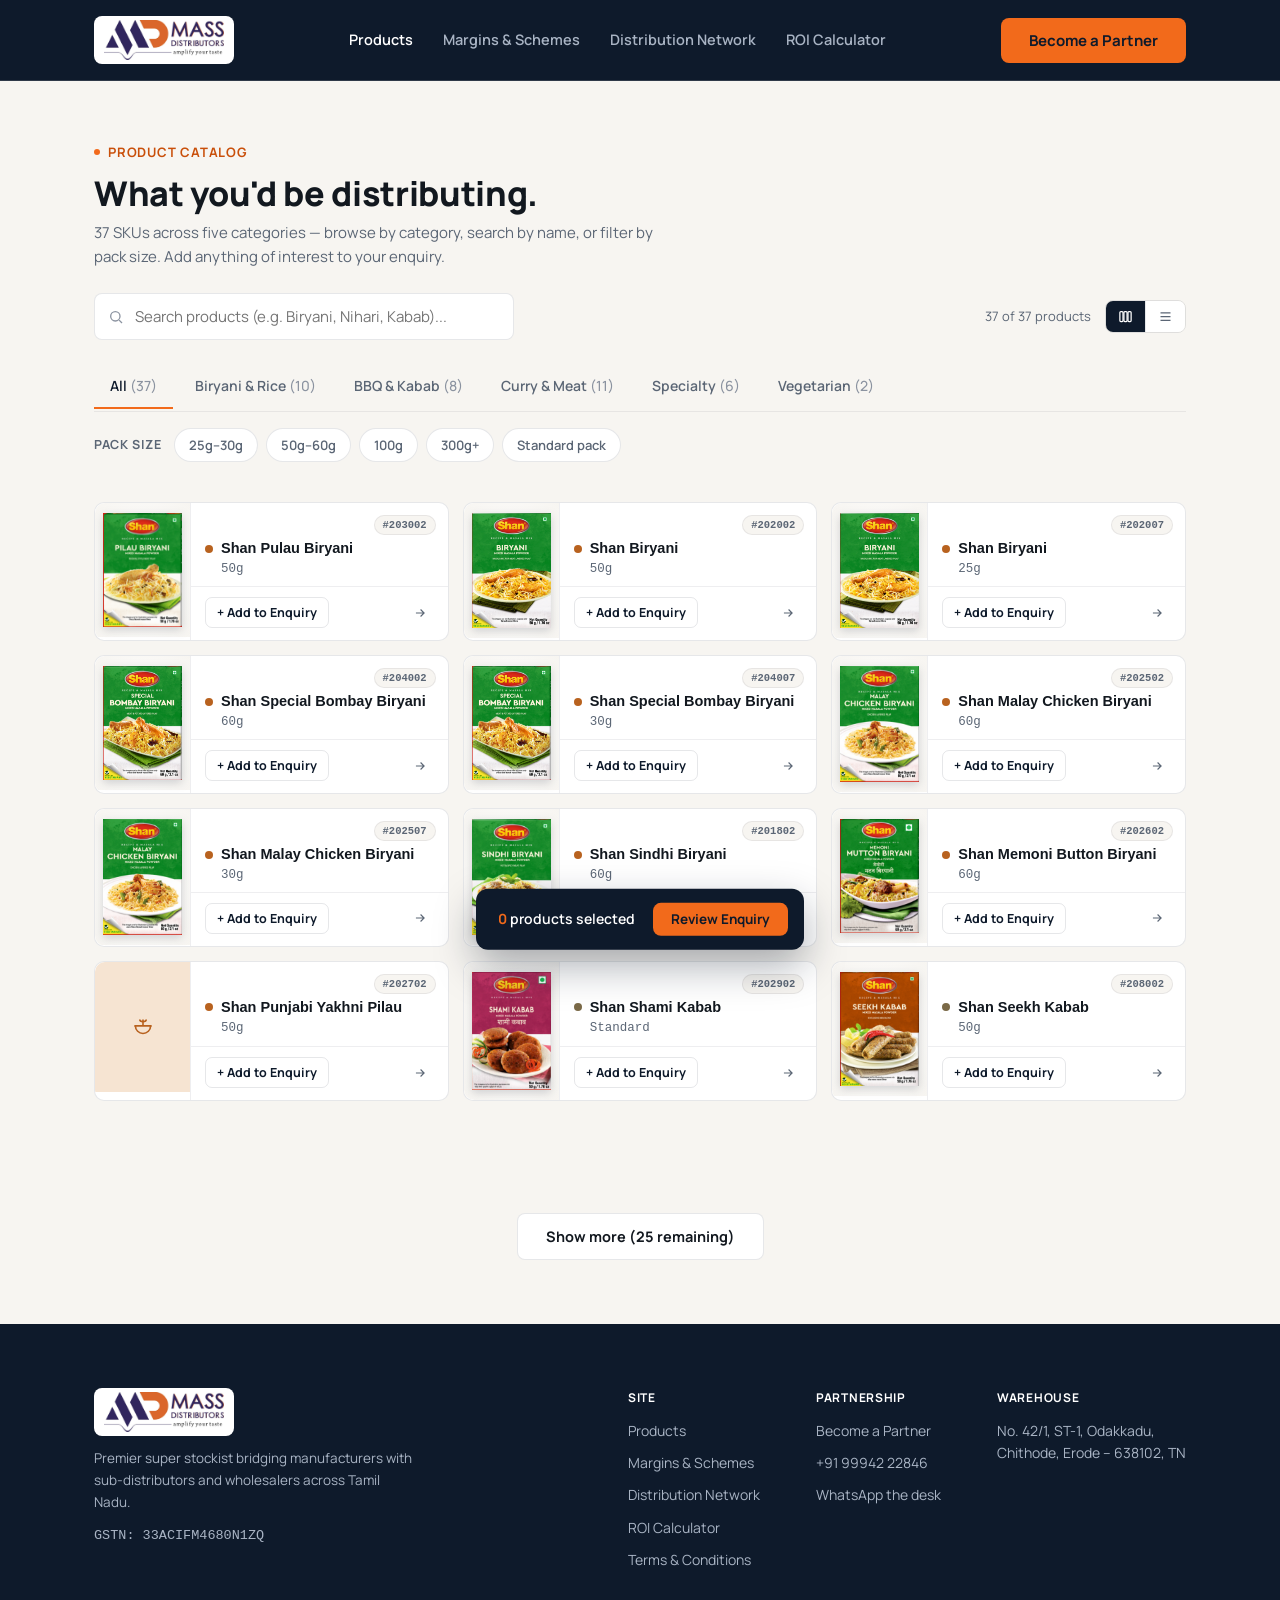
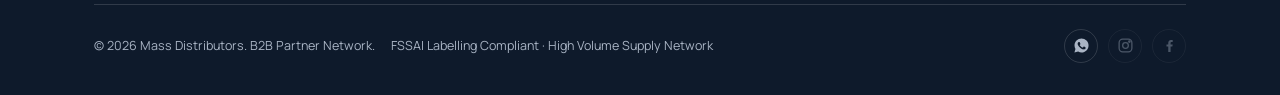
<file: product-catalog.html>
<!doctype html>
<html lang="en">
<head>
<meta charset="UTF-8">
<meta name="viewport" content="width=device-width, initial-scale=1.0">
<title>Product Catalog | Mass Distributors</title>
<meta name="description" content="37 Shan-brand SKUs across biryani, BBQ, curry, specialty, and vegetarian spice mixes, available to Mass Distributors' Tamil Nadu stockist network.">
<link rel="icon" type="image/png" href="images/favicon.png">
<link rel="preconnect" href="https://fonts.googleapis.com">
<link rel="preconnect" href="https://fonts.gstatic.com" crossorigin>
<link href="https://fonts.googleapis.com/css2?family=Manrope:wght@400;500;600;700;800&display=swap" rel="stylesheet">
<link rel="stylesheet" href="css/theme.css?v=5">
</head>
<body>

<header class="nav">
  <div class="nav-inner container">
    <a href="index.html" class="brand">
      <span class="brand-logo"><img src="images/logo.png" alt="Mass Distributors — amplify your taste" width="118" height="39"></span>
    </a>
    <nav class="nav-links" data-nav-links>
      <a href="product-catalog.html" class="nav-link is-active">Products</a>
      <a href="margins-schemes.html" class="nav-link">Margins &amp; Schemes</a>
      <a href="district-network.html" class="nav-link">Distribution Network</a>
      <a href="roi-calculator.html" class="nav-link">ROI Calculator</a>
      <a href="apply.html" class="btn btn-amber nav-cta-mobile" style="display:none;">Become a Partner</a>
    </nav>
    <a href="apply.html" class="btn btn-amber nav-cta-desktop">Become a Partner</a>
    <button class="hamburger" data-hamburger aria-label="Toggle menu" aria-expanded="false">
      <span></span><span></span><span></span>
    </button>
  </div>
</header>

<main>

  <div class="catalog-header container">
    <span class="eyebrow" style="color: var(--amber-hover);">Product Catalog</span>
    <h1>What you'd be distributing.</h1>
    <p class="sub">37 SKUs across five categories — browse by category, search by name, or filter by pack size. Add anything of interest to your enquiry.</p>

    <div class="catalog-search-row">
      <div class="search-field">
        <svg width="16" height="16" viewBox="0 0 24 24" fill="none" stroke="currentColor" stroke-width="2"><circle cx="11" cy="11" r="7"/><path d="M21 21l-4.3-4.3"/></svg>
        <input type="text" id="catalog-search" placeholder="Search products (e.g. Biryani, Nihari, Kabab)...">
      </div>
      <span class="result-count" id="result-count" style="margin-left: auto;"></span>
      <div class="view-toggle">
        <button type="button" class="view-toggle-btn" id="view-toggle-grid" data-view="grid" aria-label="Card view">
          <svg width="15" height="15" viewBox="0 0 24 24" fill="none" stroke="currentColor" stroke-width="2"><rect x="3" y="4" width="5" height="16" rx="1.5"/><rect x="9.5" y="4" width="5" height="16" rx="1.5"/><rect x="16" y="4" width="5" height="16" rx="1.5"/></svg>
        </button>
        <button type="button" class="view-toggle-btn" id="view-toggle-list" data-view="list" aria-label="List view">
          <svg width="15" height="15" viewBox="0 0 24 24" fill="none" stroke="currentColor" stroke-width="2"><path d="M4 6h16M4 12h16M4 18h16"/></svg>
        </button>
      </div>
    </div>

    <div class="category-tabs-wrap">
      <div class="category-tabs" id="category-tabs"></div>
    </div>

    <div class="filter-toolbar">
      <div class="filter-group desktop-only">
        <span class="filter-group-label">Pack size</span>
        <div id="pack-chips-desktop" class="flex" style="gap: 8px; flex-wrap: wrap;"></div>
        <button type="button" class="clear-filters-btn" id="clear-filters-btn" hidden>Clear filters</button>
      </div>
      <button type="button" class="mobile-filter-btn" id="mobile-filter-open">
        <svg width="15" height="15" viewBox="0 0 24 24" fill="none" stroke="currentColor" stroke-width="2"><path d="M4 6h16M7 12h10M10 18h4"/></svg>
        Filters
        <span class="badge-count" id="mobile-filter-badge" hidden>0</span>
      </button>
    </div>
  </div>

  <div class="container">
    <div class="catalog-grid" id="product-grid"></div>
    <div class="catalog-list" id="product-list" hidden></div>
    <div class="load-more-wrap" id="load-more-wrap" hidden>
      <button type="button" class="btn-load-more" id="load-more-btn">Show more</button>
    </div>
  </div>

</main>

<footer class="footer">
  <div class="container">
    <div class="footer-top">
      <div class="footer-brand-block">
        <a href="index.html" class="brand">
          <span class="brand-logo"><img src="images/logo.png" alt="Mass Distributors — amplify your taste" width="118" height="39"></span>
        </a>
        <p>Premier super stockist bridging manufacturers with sub-distributors and wholesalers across Tamil Nadu.</p>
        <p class="footer-mono">GSTN: 33ACIFM4680N1ZQ</p>
      </div>
      <div class="footer-cols">
        <div class="footer-col">
          <span class="heading">Site</span>
          <a href="product-catalog.html">Products</a>
          <a href="margins-schemes.html">Margins &amp; Schemes</a>
          <a href="district-network.html">Distribution Network</a>
          <a href="roi-calculator.html">ROI Calculator</a>
          <a href="terms.html">Terms &amp; Conditions</a>
        </div>
        <div class="footer-col">
          <span class="heading">Partnership</span>
          <a href="apply.html">Become a Partner</a>
          <a href="tel:+919994222846">+91 99942 22846</a>
          <a href="https://wa.me/919994222846">WhatsApp the desk</a>
        </div>
        <div class="footer-col">
          <span class="heading">Warehouse</span>
          <span style="font-size: 14px; line-height: 1.6;">No. 42/1, ST-1, Odakkadu,<br>Chithode, Erode &ndash; 638102, TN</span>
        </div>
      </div>
    </div>
    <div class="footer-bottom">
      <div class="footer-bottom-text">
        <span>&copy; 2026 Mass Distributors. B2B Partner Network.</span>
        <span>FSSAI Labelling Compliant &middot; High Volume Supply Network</span>
      </div>
        <div class="footer-social">
          <a href="https://wa.me/919994222846" class="footer-social-icon" aria-label="Chat with Mass Distributors on WhatsApp" target="_blank" rel="noopener">
            <svg width="17" height="17" viewBox="0 0 24 24" fill="currentColor"><path d="M12.04 2C6.58 2 2.13 6.45 2.13 11.91c0 1.75.46 3.46 1.32 4.96L2 22l5.25-1.38a9.9 9.9 0 004.79 1.22h.01c5.46 0 9.9-4.45 9.9-9.91 0-2.65-1.03-5.14-2.9-7.01A9.86 9.86 0 0012.04 2zm5.8 14.09c-.24.68-1.4 1.3-1.93 1.38-.5.08-1.12.11-1.81-.11a16.5 16.5 0 01-1.6-.59c-2.82-1.22-4.66-4.07-4.8-4.26-.14-.19-1.15-1.53-1.15-2.92 0-1.39.73-2.07.99-2.35.26-.28.57-.35.76-.35h.55c.18 0 .42-.07.65.5.24.57.81 1.97.88 2.11.07.14.12.31.02.5-.09.19-.14.31-.28.47-.14.16-.29.36-.42.48-.14.14-.28.29-.12.57.16.28.72 1.19 1.55 1.93 1.06.95 1.96 1.24 2.24 1.38.28.14.44.12.6-.07.16-.19.68-.79.87-1.06.18-.28.36-.23.6-.14.24.09 1.55.73 1.81.87.26.14.44.21.5.32.07.12.07.66-.17 1.34z"/></svg>
          </a>
          <span class="footer-social-icon is-disabled" aria-label="Instagram — coming soon" title="Instagram profile coming soon">
            <svg width="17" height="17" viewBox="0 0 24 24" fill="none" stroke="currentColor" stroke-width="1.8"><rect x="3" y="3" width="18" height="18" rx="5"/><circle cx="12" cy="12" r="4"/><circle cx="17.5" cy="6.5" r="1"/></svg>
          </span>
          <span class="footer-social-icon is-disabled" aria-label="Facebook — coming soon" title="Facebook page coming soon">
            <svg width="17" height="17" viewBox="0 0 24 24" fill="currentColor"><path d="M13.5 21v-7.5h2.5l.5-3h-3V8.5c0-.86.24-1.5 1.53-1.5H16.5V4.3C16.22 4.26 15.26 4.2 14.15 4.2c-2.32 0-3.9 1.42-3.9 4.02V10.5H7.75v3H10.25V21h3.25z"/></svg>
          </span>
        </div>
    </div>
  </div>
</footer>

<!-- Detail / enquiry drawer (shared) -->
<div class="drawer-overlay" id="drawer-overlay">
  <div class="drawer-panel" id="drawer-panel"></div>
</div>

<!-- Mobile filter sheet (independent overlay, not shared with the drawer above) -->
<div class="drawer-overlay" id="mobile-filter-overlay">
  <div class="sheet-panel">
    <div class="sheet-handle"></div>
    <div class="sheet-content">
      <h3 style="font-size: 16px; margin-bottom: 10px;">Pack size</h3>
      <div id="pack-chips-sheet" class="filter-group" style="flex-wrap: wrap;"></div>
    </div>
    <div class="sheet-footer">
      <button type="button" class="btn btn-outline-light" style="flex:1;" id="mobile-sheet-clear">Clear</button>
      <button type="button" class="btn btn-amber" style="flex:1;" id="mobile-sheet-apply">Show results</button>
    </div>
  </div>
</div>

<!-- Floating enquiry bar -->
<div class="enquiry-bar" id="enquiry-bar">
  <span class="count-text" id="enquiry-count-text"></span>
  <button type="button" class="btn btn-amber" id="enquiry-bar-cta" style="padding: 10px 18px; font-size: 13.5px;">Review Enquiry</button>
</div>

<div class="toast" id="toast"></div>
<script src="js/main.js?v=2"></script>
<script src="js/catalog.js?v=8"></script>
</body>
</html>
</file>
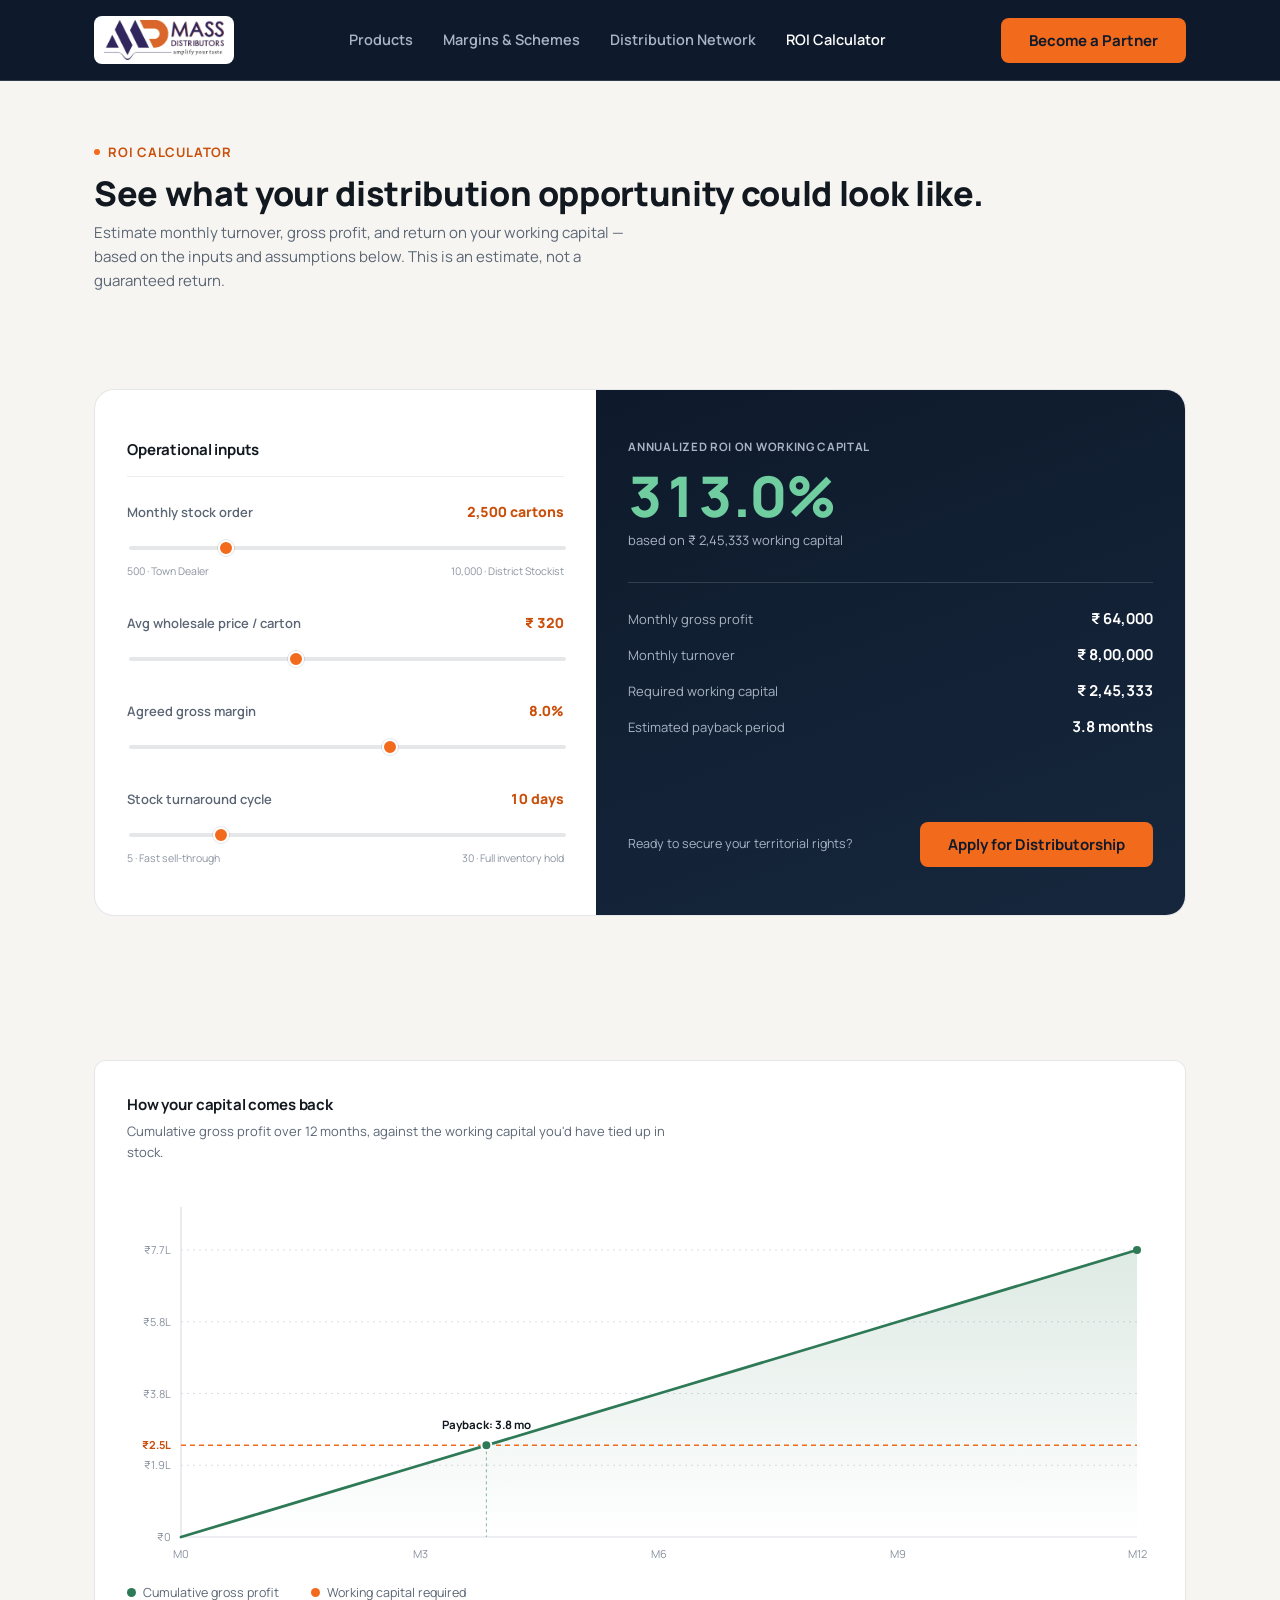
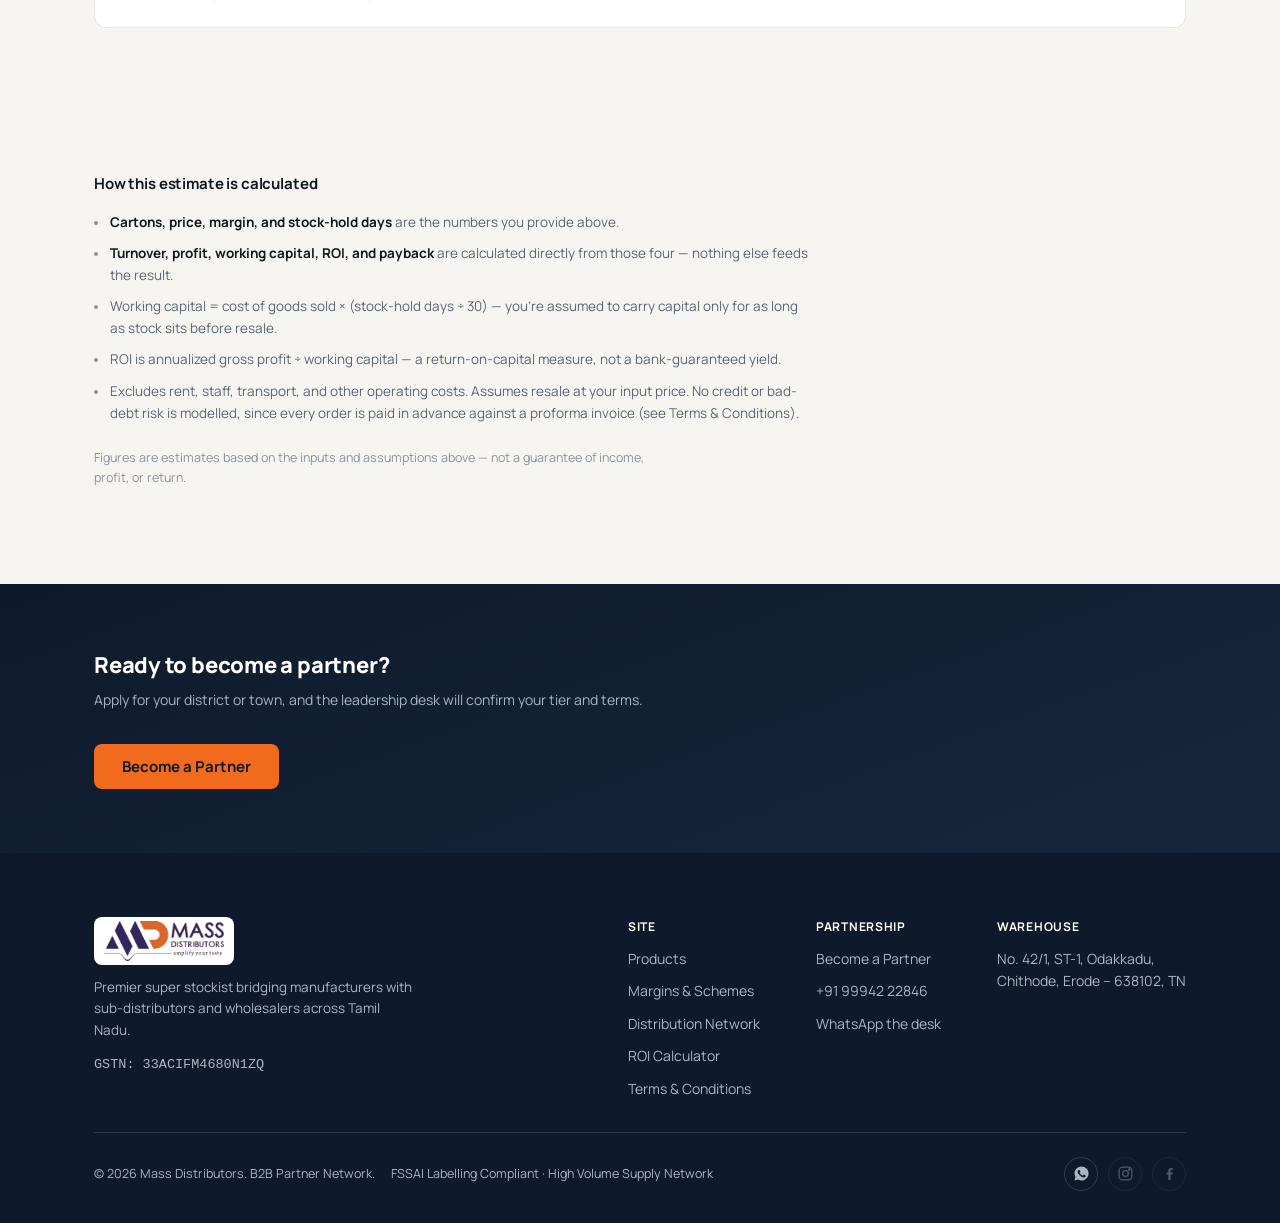
<file: roi-calculator.html>
<!doctype html>
<html lang="en">
<head>
<meta charset="UTF-8">
<meta name="viewport" content="width=device-width, initial-scale=1.0">
<title>ROI Calculator | Mass Distributors</title>
<meta name="description" content="Estimate projected monthly turnover, gross profit, working capital, and annualized ROI as a Mass Distributors sub-stockist.">
<link rel="icon" type="image/png" href="images/favicon.png">
<link rel="preconnect" href="https://fonts.googleapis.com">
<link rel="preconnect" href="https://fonts.gstatic.com" crossorigin>
<link href="https://fonts.googleapis.com/css2?family=Manrope:wght@400;500;600;700;800&display=swap" rel="stylesheet">
<link rel="stylesheet" href="css/theme.css">
</head>
<body>

<header class="nav">
  <div class="nav-inner container">
    <a href="index.html" class="brand">
      <span class="brand-logo"><img src="images/logo.png" alt="Mass Distributors — amplify your taste" width="118" height="39"></span>
    </a>
    <nav class="nav-links" data-nav-links>
      <a href="product-catalog.html" class="nav-link">Products</a>
      <a href="margins-schemes.html" class="nav-link">Margins &amp; Schemes</a>
      <a href="district-network.html" class="nav-link">Distribution Network</a>
      <a href="roi-calculator.html" class="nav-link is-active">ROI Calculator</a>
      <a href="apply.html" class="btn btn-amber nav-cta-mobile" style="display:none;">Become a Partner</a>
    </nav>
    <a href="apply.html" class="btn btn-amber nav-cta-desktop">Become a Partner</a>
    <button class="hamburger" data-hamburger aria-label="Toggle menu" aria-expanded="false">
      <span></span><span></span><span></span>
    </button>
  </div>
</header>

<main>

  <div class="catalog-header container">
    <span class="eyebrow" style="color: var(--amber-hover);">ROI Calculator</span>
    <h1>See what your distribution opportunity could look like.</h1>
    <p class="sub">Estimate monthly turnover, gross profit, and return on your working capital — based on the inputs and assumptions below. This is an estimate, not a guaranteed return.</p>
  </div>

  <section class="section">
    <div class="container">
      <div class="roi-card">

        <div class="roi-inputs">
          <h2 class="roi-inputs-title">Operational inputs</h2>

          <div class="roi-slider-field">
            <div class="roi-slider-head">
              <label for="input-volume">Monthly stock order</label>
              <span id="val-volume" class="roi-slider-val">2,500 cartons</span>
            </div>
            <input type="range" id="input-volume" min="500" max="10000" step="250" value="2500">
            <div class="roi-slider-range"><span>500 · Town Dealer</span><span>10,000 · District Stockist</span></div>
          </div>

          <div class="roi-slider-field">
            <div class="roi-slider-head">
              <label for="input-price">Avg wholesale price / carton</label>
              <span id="val-price" class="roi-slider-val">&#8377; 320</span>
            </div>
            <input type="range" id="input-price" min="150" max="600" step="10" value="320">
          </div>

          <div class="roi-slider-field">
            <div class="roi-slider-head">
              <label for="input-margin">Agreed gross margin</label>
              <span id="val-margin" class="roi-slider-val">8.0%</span>
            </div>
            <input type="range" id="input-margin" min="5.0" max="10.0" step="0.5" value="8.0">
          </div>

          <div class="roi-slider-field roi-slider-field-last">
            <div class="roi-slider-head">
              <label for="input-rotation">Stock turnaround cycle</label>
              <span id="val-rotation" class="roi-slider-val">10 days</span>
            </div>
            <input type="range" id="input-rotation" min="5" max="30" step="1" value="10">
            <div class="roi-slider-range"><span>5 · Fast sell-through</span><span>30 · Full inventory hold</span></div>
          </div>
        </div>

        <div class="roi-result">
          <span class="roi-result-label">Annualized ROI on working capital</span>
          <div id="res-roi" class="roi-headline-stat">0%</div>
          <p id="res-roi-caption" class="roi-result-caption">based on &#8377; 0 working capital</p>

          <div class="roi-stat-list">
            <div class="roi-stat-row"><span>Monthly gross profit</span><strong id="res-monthly-profit">&#8377; 0</strong></div>
            <div class="roi-stat-row"><span>Monthly turnover</span><strong id="res-monthly-rev">&#8377; 0</strong></div>
            <div class="roi-stat-row"><span>Required working capital</span><strong id="res-working-cap">&#8377; 0</strong></div>
            <div class="roi-stat-row"><span>Estimated payback period</span><strong id="res-payback">&mdash;</strong></div>
          </div>

          <div class="roi-result-cta">
            <span>Ready to secure your territorial rights?</span>
            <a href="apply.html" class="btn btn-amber">Apply for Distributorship</a>
          </div>
        </div>

      </div>
    </div>
  </section>

  <section class="section section-tight">
    <div class="container">
      <div class="roi-chart-card">
        <h3 class="roi-chart-title">How your capital comes back</h3>
        <p class="roi-chart-sub">Cumulative gross profit over 12 months, against the working capital you'd have tied up in stock.</p>
        <div id="roi-chart" class="roi-chart"></div>
        <div class="roi-chart-legend">
          <span><i class="roi-legend-dot roi-legend-profit"></i>Cumulative gross profit</span>
          <span><i class="roi-legend-dot roi-legend-capital"></i>Working capital required</span>
        </div>
      </div>
    </div>
  </section>

  <section class="section">
    <div class="container">
      <div class="roi-assumptions">
        <h3>How this estimate is calculated</h3>
        <ul>
          <li><strong>Cartons, price, margin, and stock-hold days</strong> are the numbers you provide above.</li>
          <li><strong>Turnover, profit, working capital, ROI, and payback</strong> are calculated directly from those four — nothing else feeds the result.</li>
          <li>Working capital = cost of goods sold &times; (stock-hold days &divide; 30) — you're assumed to carry capital only for as long as stock sits before resale.</li>
          <li>ROI is annualized gross profit &divide; working capital — a return-on-capital measure, not a bank-guaranteed yield.</li>
          <li>Excludes rent, staff, transport, and other operating costs. Assumes resale at your input price. No credit or bad-debt risk is modelled, since every order is paid in advance against a proforma invoice (see <a href="terms.html">Terms &amp; Conditions</a>).</li>
        </ul>
        <p class="fine-print">Figures are estimates based on the inputs and assumptions above — not a guarantee of income, profit, or return.</p>
      </div>
    </div>
  </section>

  <section class="closing-band">
    <div class="closing-band-inner">
      <div>
        <h2>Ready to become a partner?</h2>
        <p>Apply for your district or town, and the leadership desk will confirm your tier and terms.</p>
      </div>
    </div>
    <div class="closing-actions">
      <a href="apply.html" class="btn btn-amber">Become a Partner</a>
    </div>
  </section>

</main>

<footer class="footer">
  <div class="container">
    <div class="footer-top">
      <div class="footer-brand-block">
        <a href="index.html" class="brand">
          <span class="brand-logo"><img src="images/logo.png" alt="Mass Distributors — amplify your taste" width="118" height="39"></span>
        </a>
        <p>Premier super stockist bridging manufacturers with sub-distributors and wholesalers across Tamil Nadu.</p>
        <p class="footer-mono">GSTN: 33ACIFM4680N1ZQ</p>
      </div>
      <div class="footer-cols">
        <div class="footer-col">
          <span class="heading">Site</span>
          <a href="product-catalog.html">Products</a>
          <a href="margins-schemes.html">Margins &amp; Schemes</a>
          <a href="district-network.html">Distribution Network</a>
          <a href="roi-calculator.html">ROI Calculator</a>
          <a href="terms.html">Terms &amp; Conditions</a>
        </div>
        <div class="footer-col">
          <span class="heading">Partnership</span>
          <a href="apply.html">Become a Partner</a>
          <a href="tel:+919994222846">+91 99942 22846</a>
          <a href="https://wa.me/919994222846">WhatsApp the desk</a>
        </div>
        <div class="footer-col">
          <span class="heading">Warehouse</span>
          <span style="font-size: 14px; line-height: 1.6;">No. 42/1, ST-1, Odakkadu,<br>Chithode, Erode &ndash; 638102, TN</span>
        </div>
      </div>
    </div>
    <div class="footer-bottom">
      <div class="footer-bottom-text">
        <span>&copy; 2026 Mass Distributors. B2B Partner Network.</span>
        <span>FSSAI Labelling Compliant &middot; High Volume Supply Network</span>
      </div>
        <div class="footer-social">
          <a href="https://wa.me/919994222846" class="footer-social-icon" aria-label="Chat with Mass Distributors on WhatsApp" target="_blank" rel="noopener">
            <svg width="17" height="17" viewBox="0 0 24 24" fill="currentColor"><path d="M12.04 2C6.58 2 2.13 6.45 2.13 11.91c0 1.75.46 3.46 1.32 4.96L2 22l5.25-1.38a9.9 9.9 0 004.79 1.22h.01c5.46 0 9.9-4.45 9.9-9.91 0-2.65-1.03-5.14-2.9-7.01A9.86 9.86 0 0012.04 2zm5.8 14.09c-.24.68-1.4 1.3-1.93 1.38-.5.08-1.12.11-1.81-.11a16.5 16.5 0 01-1.6-.59c-2.82-1.22-4.66-4.07-4.8-4.26-.14-.19-1.15-1.53-1.15-2.92 0-1.39.73-2.07.99-2.35.26-.28.57-.35.76-.35h.55c.18 0 .42-.07.65.5.24.57.81 1.97.88 2.11.07.14.12.31.02.5-.09.19-.14.31-.28.47-.14.16-.29.36-.42.48-.14.14-.28.29-.12.57.16.28.72 1.19 1.55 1.93 1.06.95 1.96 1.24 2.24 1.38.28.14.44.12.6-.07.16-.19.68-.79.87-1.06.18-.28.36-.23.6-.14.24.09 1.55.73 1.81.87.26.14.44.21.5.32.07.12.07.66-.17 1.34z"/></svg>
          </a>
          <span class="footer-social-icon is-disabled" aria-label="Instagram — coming soon" title="Instagram profile coming soon">
            <svg width="17" height="17" viewBox="0 0 24 24" fill="none" stroke="currentColor" stroke-width="1.8"><rect x="3" y="3" width="18" height="18" rx="5"/><circle cx="12" cy="12" r="4"/><circle cx="17.5" cy="6.5" r="1"/></svg>
          </span>
          <span class="footer-social-icon is-disabled" aria-label="Facebook — coming soon" title="Facebook page coming soon">
            <svg width="17" height="17" viewBox="0 0 24 24" fill="currentColor"><path d="M13.5 21v-7.5h2.5l.5-3h-3V8.5c0-.86.24-1.5 1.53-1.5H16.5V4.3C16.22 4.26 15.26 4.2 14.15 4.2c-2.32 0-3.9 1.42-3.9 4.02V10.5H7.75v3H10.25V21h3.25z"/></svg>
          </span>
        </div>
    </div>
  </div>
</footer>

<div class="toast" id="toast"></div>
<script src="js/main.js?v=2"></script>
<script src="js/calculator.js?v=2"></script>
</body>
</html>
</file>
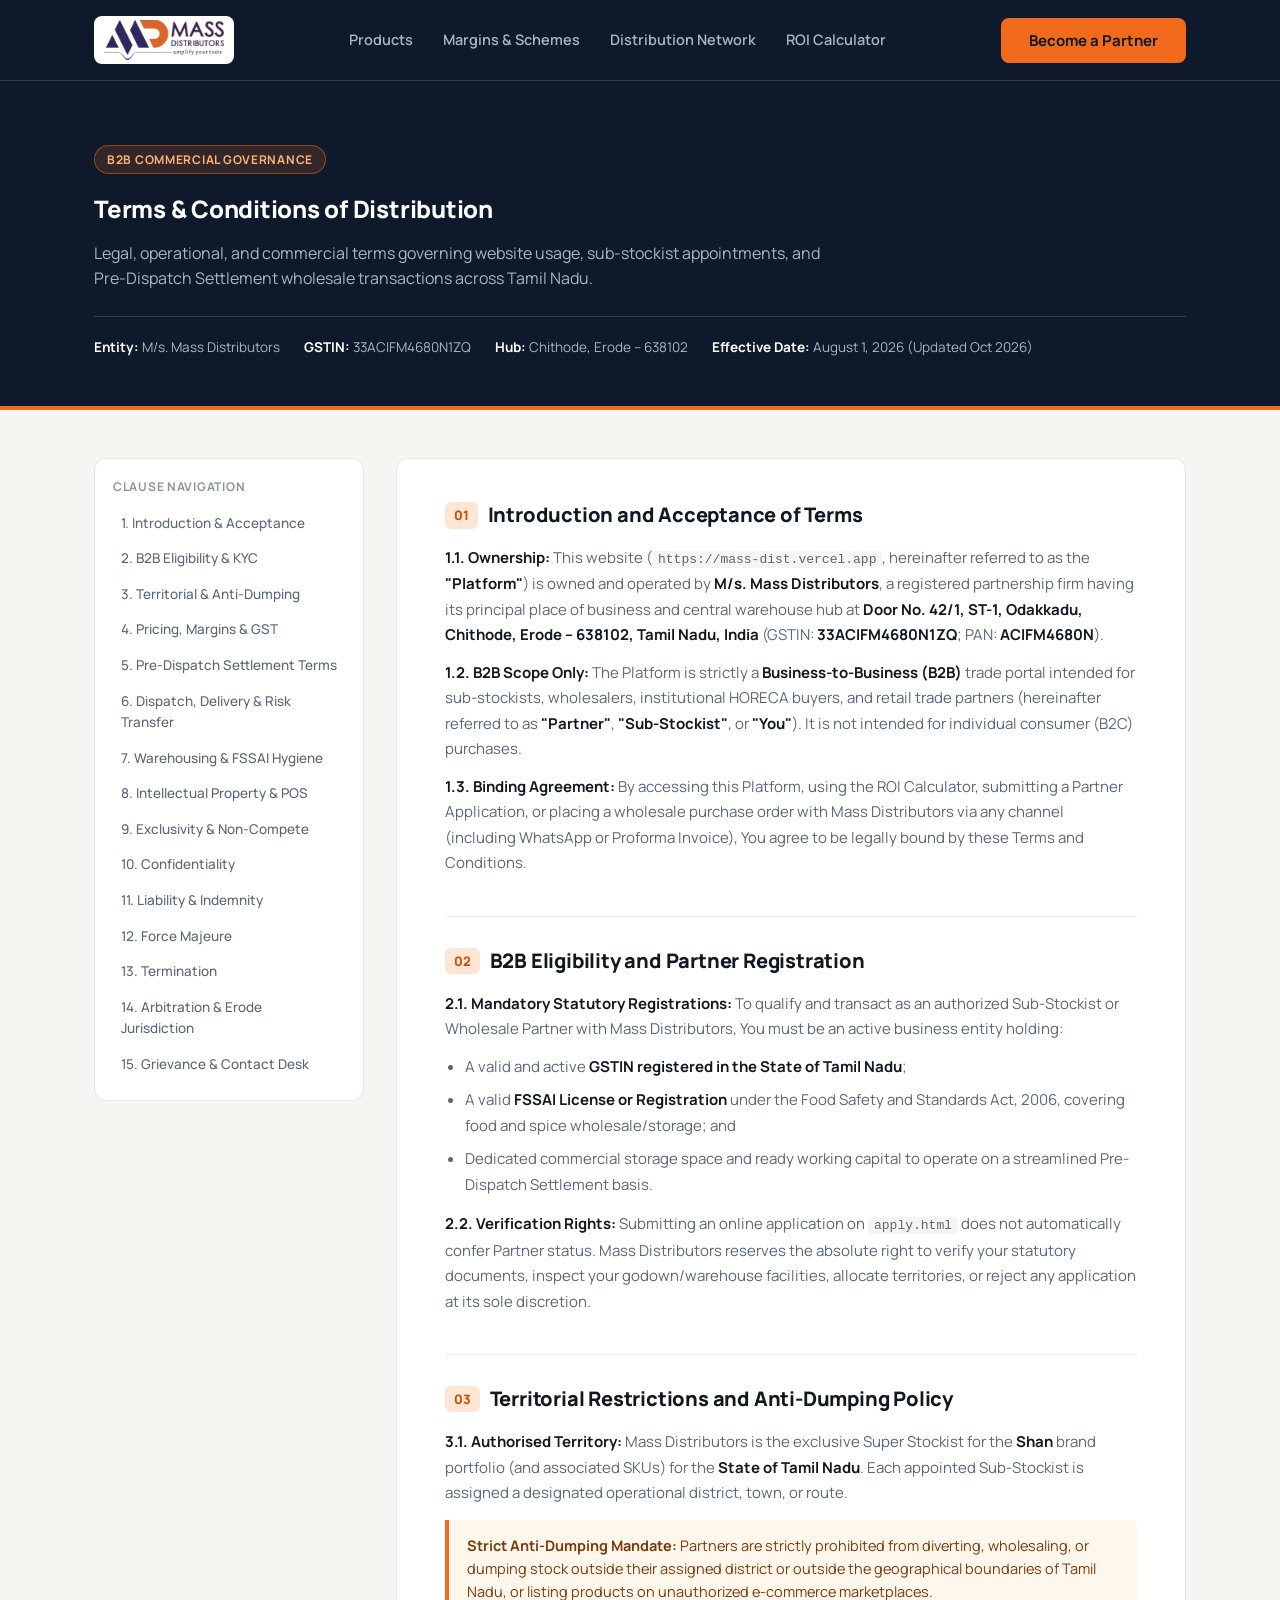
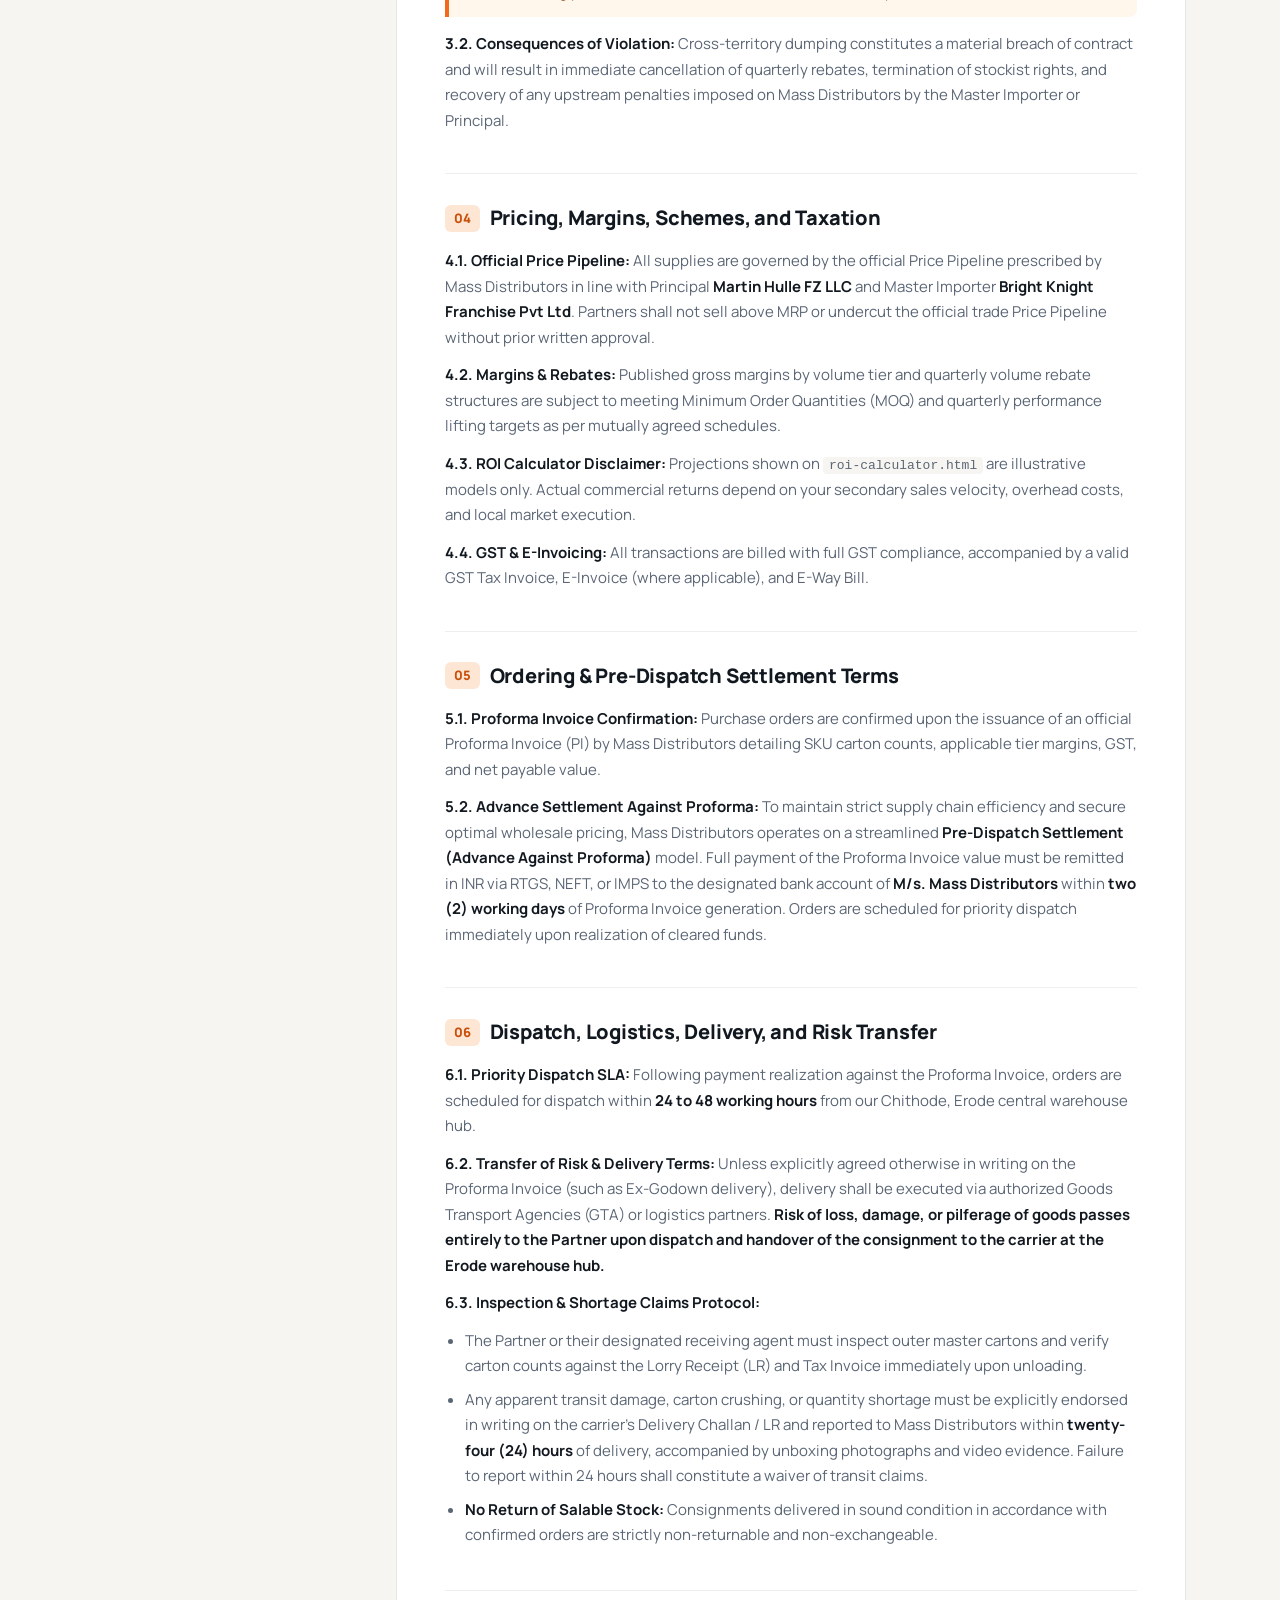
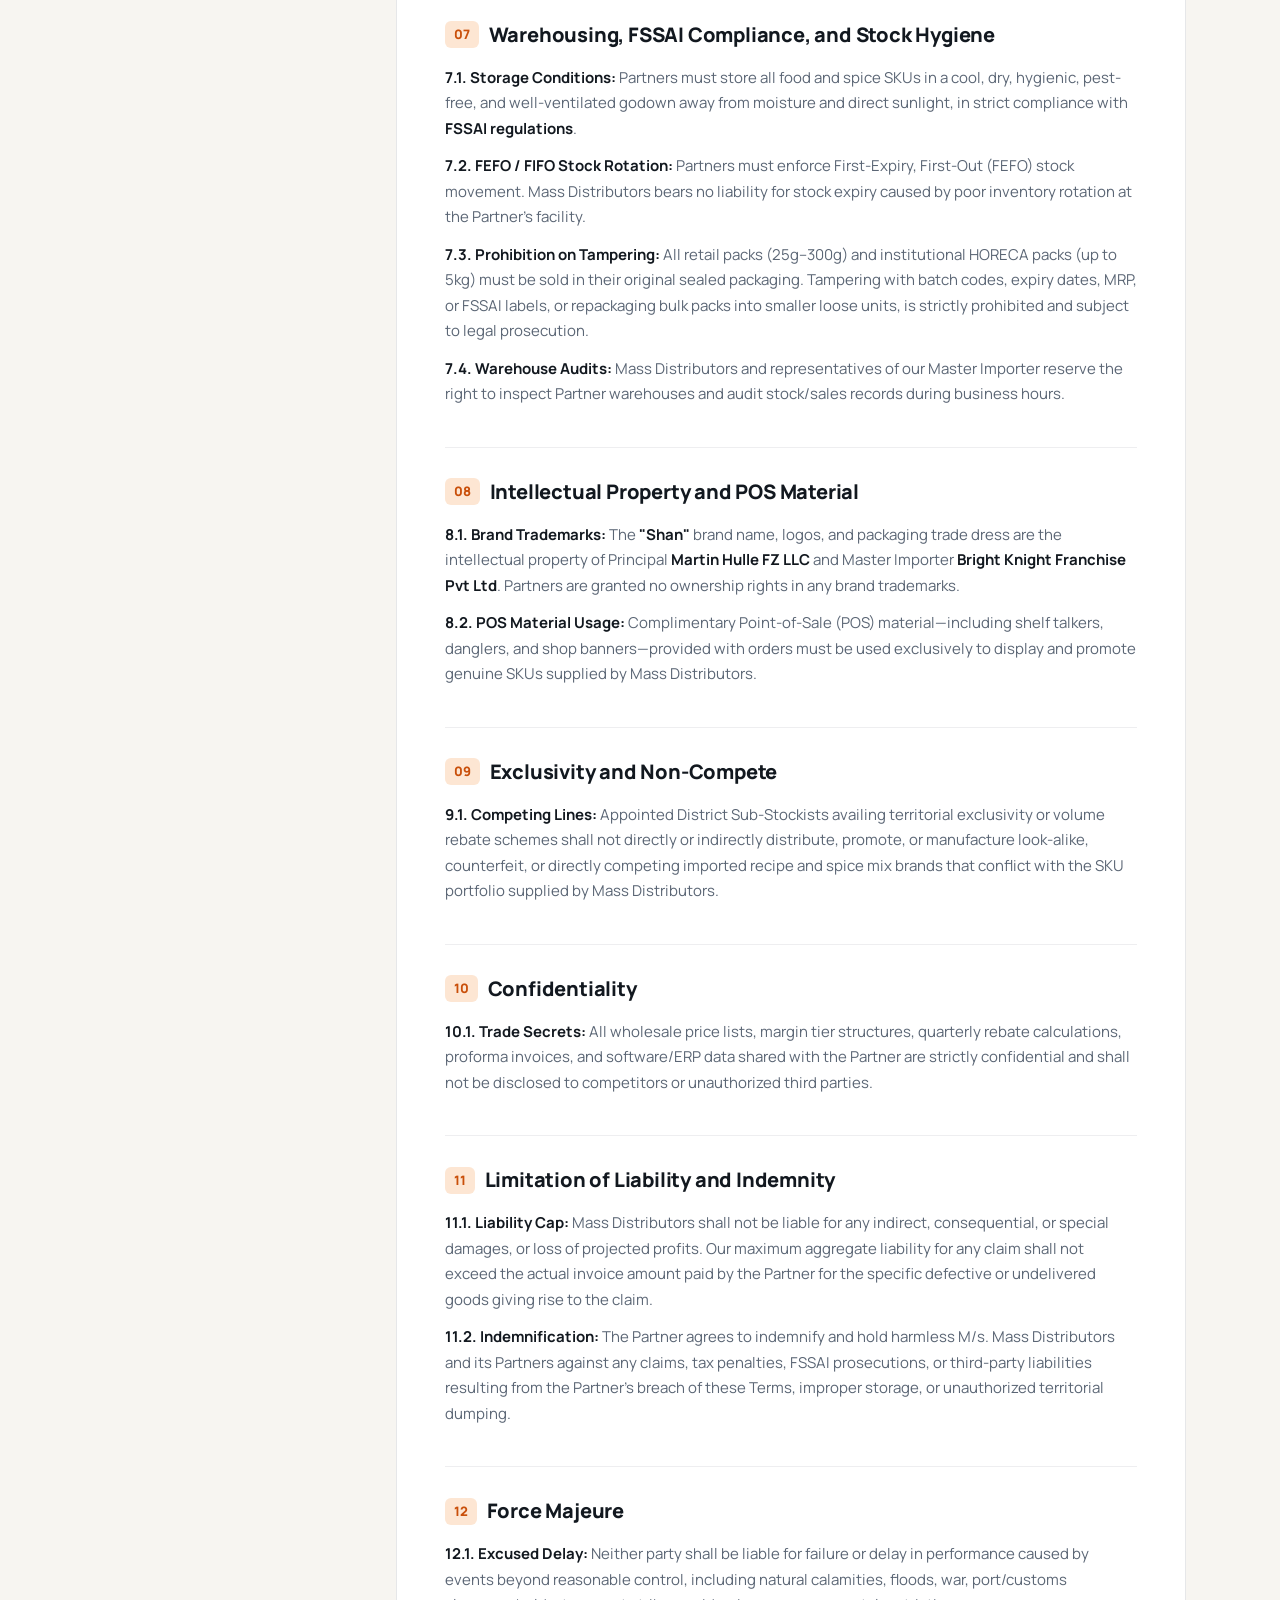
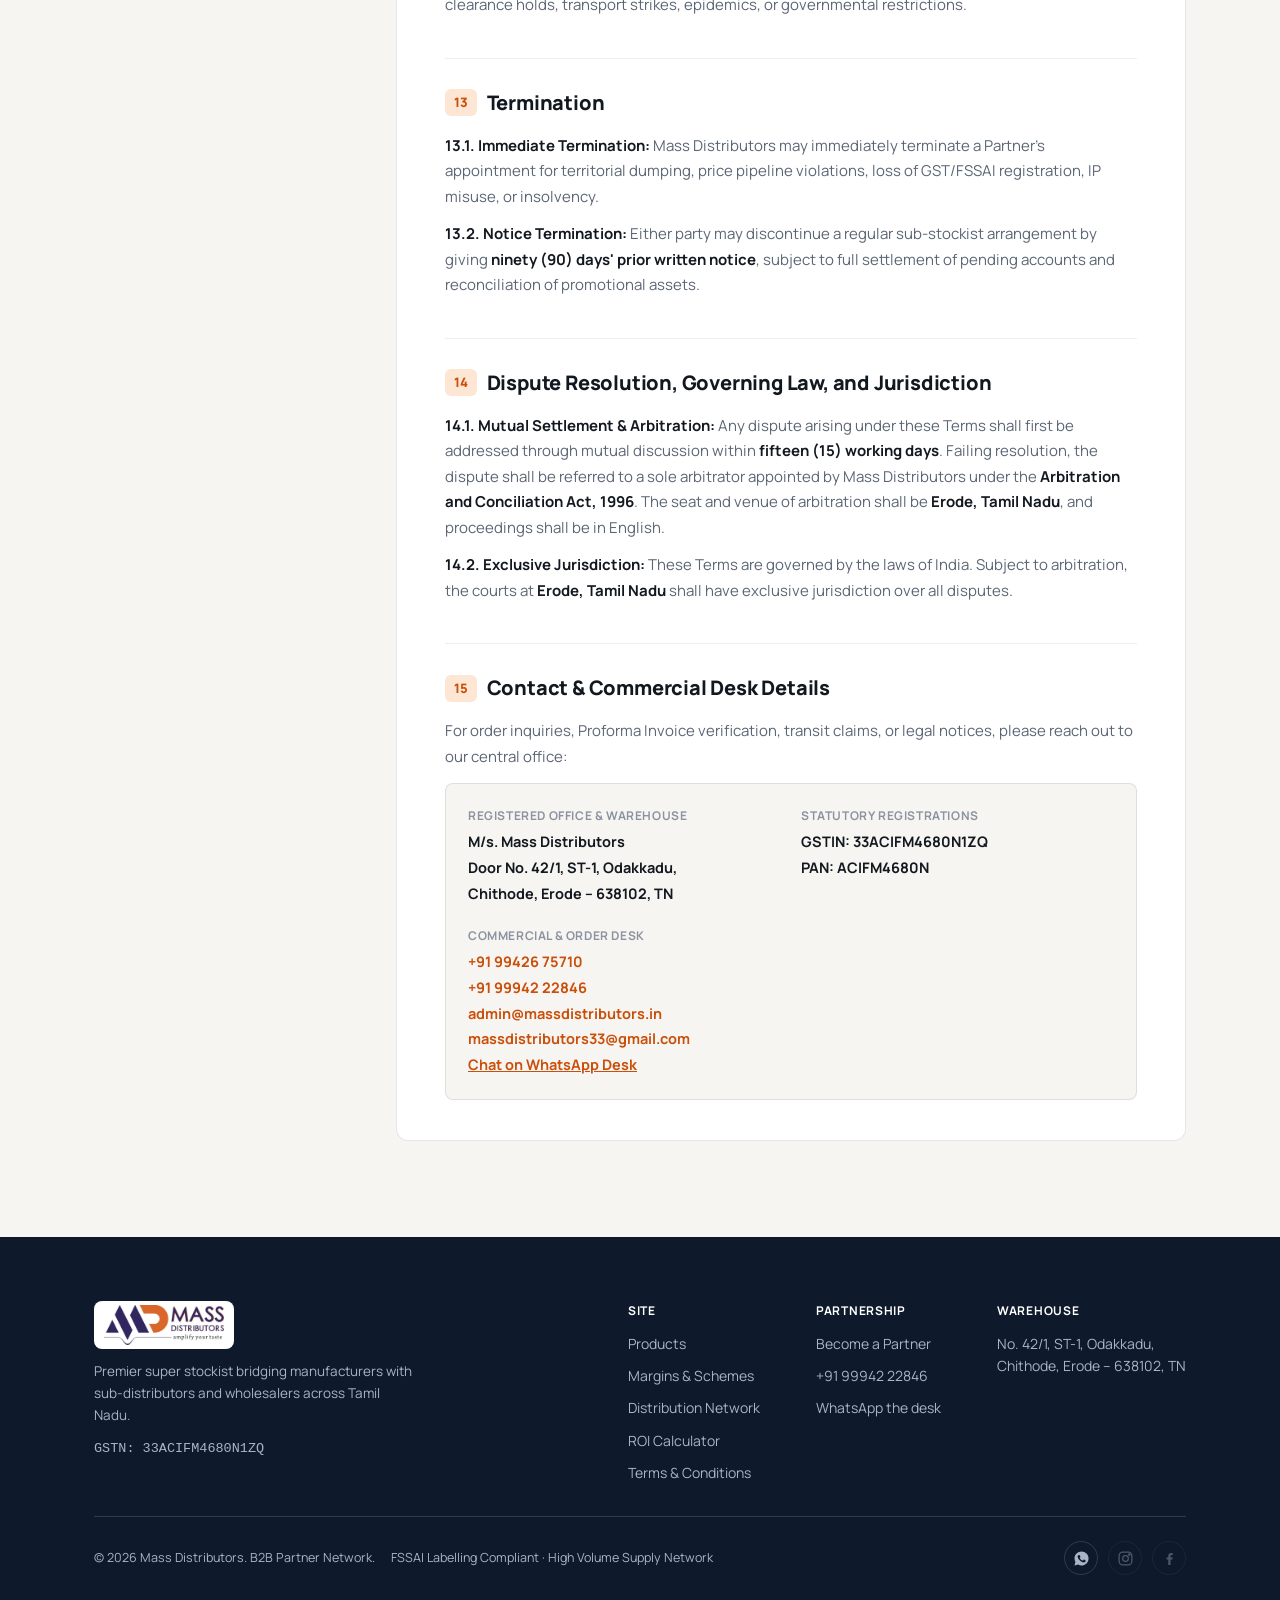
<file: terms.html>
<!doctype html>
<html lang="en">
<head>
<meta charset="UTF-8">
<meta name="viewport" content="width=device-width, initial-scale=1.0">
<title>Terms &amp; Conditions | Mass Distributors</title>
<meta name="description" content="Official B2B Terms and Conditions, Pre-Dispatch Settlement policies, territorial rules, and FSSAI storage guidelines for Mass Distributors partners across Tamil Nadu.">
<meta property="og:title" content="Terms &amp; Conditions | Mass Distributors (Tamil Nadu Super Stockist)">
<meta property="og:description" content="B2B commercial terms, priority dispatch rules, and district sub-stockist guidelines for Mass Distributors, Erode.">
<meta property="og:type" content="website">
<meta property="og:url" content="https://mass-dist.vercel.app/terms.html">
<link rel="icon" type="image/png" href="images/favicon.png">
<link rel="preconnect" href="https://fonts.googleapis.com">
<link rel="preconnect" href="https://fonts.gstatic.com" crossorigin>
<link href="https://fonts.googleapis.com/css2?family=Manrope:wght@400;500;600;700;800&display=swap" rel="stylesheet">
<link rel="stylesheet" href="css/theme.css">
<style>
.legal-hero { background: var(--navy-900); color: #fff; padding: var(--space-6) 0 var(--space-5); border-bottom: 4px solid var(--amber); }
.legal-hero .badge-pill { display: inline-block; background: rgba(242,106,27,0.16); border: 1px solid rgba(242,106,27,0.5); color: #FFB27A; font-size: 12px; font-weight: 700; text-transform: uppercase; letter-spacing: 0.06em; padding: 4px 12px; border-radius: 999px; margin-bottom: 16px; }
.legal-hero h1 { color: #fff; margin: 0 0 12px; }
.legal-hero p { color: var(--slate-on-dark); max-width: 760px; margin: 0; }
.meta-strip { display: flex; flex-wrap: wrap; gap: 8px 24px; margin-top: 24px; padding-top: 20px; border-top: 1px solid var(--border-on-dark); font-size: 13.5px; color: var(--slate-on-dark); }
.meta-strip strong { color: #fff; }
.legal-layout { display: grid; grid-template-columns: 270px 1fr; gap: var(--space-4); align-items: start; padding: var(--space-5) 0 var(--space-7); }
.toc-sidebar { position: sticky; top: 90px; background: var(--surface); border: 1px solid var(--border); border-radius: var(--radius); padding: 18px; }
.toc-title { font-size: 12px; text-transform: uppercase; letter-spacing: 0.06em; color: var(--slate-soft); font-weight: 700; margin-bottom: 10px; }
.toc-list { list-style: none; margin: 0; padding: 0; display: flex; flex-direction: column; gap: 2px; }
.toc-list a { display: block; font-size: 13.5px; color: var(--slate); padding: 6px 8px; border-radius: 6px; font-weight: 500; }
.toc-list a:hover { background: var(--amber-soft); color: var(--amber-hover); }
.legal-content { background: var(--surface); border: 1px solid var(--border); border-radius: var(--radius); padding: 40px 48px; min-width: 0; }
.clause-section { padding-bottom: 28px; margin-bottom: 28px; border-bottom: 1px solid var(--border-soft); scroll-margin-top: 95px; }
.clause-section:last-child { border-bottom: none; margin-bottom: 0; padding-bottom: 0; }
.clause-section h2 { font-size: 20px; margin: 0 0 14px; display: flex; align-items: center; gap: 10px; }
.clause-num { background: var(--amber-soft); color: var(--amber-hover); font-size: 13px; font-weight: 800; padding: 3px 9px; border-radius: 6px; }
.clause-section p, .clause-section li { color: var(--slate); font-size: 15px; line-height: 1.7; }
.clause-section p { margin: 0 0 12px; }
.clause-section ul { margin: 10px 0 14px 20px; padding: 0; list-style: disc; }
.clause-section li { margin-bottom: 8px; }
.clause-section strong { color: var(--ink); font-weight: 700; }
.clause-section code { font-size: 13px; background: var(--bg); padding: 1px 6px; border-radius: 4px; }
.highlight-box { background: #FFF6EC; border-left: 4px solid var(--amber); padding: 14px 18px; border-radius: 0 8px 8px 0; margin: 14px 0; font-size: 14.5px; color: #7A3A0C; }
.highlight-box strong { color: #7A3A0C; }
.contact-card { background: var(--bg); border: 1px solid var(--border); border-radius: 8px; padding: 22px; margin-top: 14px; display: grid; grid-template-columns: repeat(auto-fit, minmax(210px, 1fr)); gap: 20px; }
.contact-card div span { display: block; font-size: 12px; text-transform: uppercase; letter-spacing: 0.05em; color: var(--slate-soft); font-weight: 700; margin-bottom: 4px; }
.contact-card div strong { font-size: 14.5px; line-height: 1.6; }
.contact-card a { color: var(--amber-hover); }
@media (max-width: 960px) { .legal-layout { grid-template-columns: 1fr; } .toc-sidebar { position: static; } }
@media (max-width: 640px) { .legal-content { padding: 24px 20px; } }
</style>
</head>
<body>

<header class="nav">
  <div class="nav-inner container">
    <a href="index.html" class="brand">
      <span class="brand-logo"><img src="images/logo.png" alt="Mass Distributors — amplify your taste" width="118" height="39"></span>
    </a>
    <nav class="nav-links" data-nav-links>
      <a href="product-catalog.html" class="nav-link">Products</a>
      <a href="margins-schemes.html" class="nav-link">Margins &amp; Schemes</a>
      <a href="district-network.html" class="nav-link">Distribution Network</a>
      <a href="roi-calculator.html" class="nav-link">ROI Calculator</a>
      <a href="apply.html" class="btn btn-amber nav-cta-mobile" style="display:none;">Become a Partner</a>
    </nav>
    <a href="apply.html" class="btn btn-amber nav-cta-desktop">Become a Partner</a>
    <button class="hamburger" data-hamburger aria-label="Toggle menu" aria-expanded="false">
      <span></span><span></span><span></span>
    </button>
  </div>
</header>

<main>
<section class="legal-hero">
    <div class="container">
      <span class="badge-pill">B2B Commercial Governance</span>
      <h1>Terms &amp; Conditions of Distribution</h1>
      <p>Legal, operational, and commercial terms governing website usage, sub-stockist appointments, and Pre-Dispatch Settlement wholesale transactions across Tamil Nadu.</p>
      <div class="meta-strip">
        <div><strong>Entity:</strong> M/s. Mass Distributors</div>
        <div><strong>GSTIN:</strong> 33ACIFM4680N1ZQ</div>
        <div><strong>Hub:</strong> Chithode, Erode – 638102</div>
        <div><strong>Effective Date:</strong> August 1, 2026 (Updated Oct 2026)</div>
      </div>
    </div>
  </section>
<div class="container">
<div class="legal-layout">
    
    <!-- Sticky Sidebar Navigation -->
    <aside class="toc-sidebar">
      <div class="toc-title">Clause Navigation</div>
      <ul class="toc-list">
        <li><a href="#clause-1">1. Introduction &amp; Acceptance</a></li>
        <li><a href="#clause-2">2. B2B Eligibility &amp; KYC</a></li>
        <li><a href="#clause-3">3. Territorial &amp; Anti-Dumping</a></li>
        <li><a href="#clause-4">4. Pricing, Margins &amp; GST</a></li>
        <li><a href="#clause-5">5. Pre-Dispatch Settlement Terms</a></li>
        <li><a href="#clause-6">6. Dispatch, Delivery &amp; Risk Transfer</a></li>
        <li><a href="#clause-7">7. Warehousing &amp; FSSAI Hygiene</a></li>
        <li><a href="#clause-8">8. Intellectual Property &amp; POS</a></li>
        <li><a href="#clause-9">9. Exclusivity &amp; Non-Compete</a></li>
        <li><a href="#clause-10">10. Confidentiality</a></li>
        <li><a href="#clause-11">11. Liability &amp; Indemnity</a></li>
        <li><a href="#clause-12">12. Force Majeure</a></li>
        <li><a href="#clause-13">13. Termination</a></li>
        <li><a href="#clause-14">14. Arbitration &amp; Erode Jurisdiction</a></li>
        <li><a href="#clause-15">15. Grievance &amp; Contact Desk</a></li>
      </ul>
    </aside>

    <!-- Legal Clauses -->
    <article class="legal-content">

      <section id="clause-1" class="clause-section">
        <h2><span class="clause-num">01</span> Introduction and Acceptance of Terms</h2>
        <p><strong>1.1. Ownership:</strong> This website (<code>https://mass-dist.vercel.app</code>, hereinafter referred to as the <strong>"Platform"</strong>) is owned and operated by <strong>M/s. Mass Distributors</strong>, a registered partnership firm having its principal place of business and central warehouse hub at <strong>Door No. 42/1, ST-1, Odakkadu, Chithode, Erode – 638102, Tamil Nadu, India</strong> (GSTIN: <strong>33ACIFM4680N1ZQ</strong>; PAN: <strong>ACIFM4680N</strong>).</p>
        <p><strong>1.2. B2B Scope Only:</strong> The Platform is strictly a <strong>Business-to-Business (B2B)</strong> trade portal intended for sub-stockists, wholesalers, institutional HORECA buyers, and retail trade partners (hereinafter referred to as <strong>"Partner"</strong>, <strong>"Sub-Stockist"</strong>, or <strong>"You"</strong>). It is not intended for individual consumer (B2C) purchases.</p>
        <p><strong>1.3. Binding Agreement:</strong> By accessing this Platform, using the ROI Calculator, submitting a Partner Application, or placing a wholesale purchase order with Mass Distributors via any channel (including WhatsApp or Proforma Invoice), You agree to be legally bound by these Terms and Conditions.</p>
      </section>

      <section id="clause-2" class="clause-section">
        <h2><span class="clause-num">02</span> B2B Eligibility and Partner Registration</h2>
        <p><strong>2.1. Mandatory Statutory Registrations:</strong> To qualify and transact as an authorized Sub-Stockist or Wholesale Partner with Mass Distributors, You must be an active business entity holding:</p>
        <ul>
          <li>A valid and active <strong>GSTIN registered in the State of Tamil Nadu</strong>;</li>
          <li>A valid <strong>FSSAI License or Registration</strong> under the Food Safety and Standards Act, 2006, covering food and spice wholesale/storage; and</li>
          <li>Dedicated commercial storage space and ready working capital to operate on a streamlined Pre-Dispatch Settlement basis.</li>
        </ul>
        <p><strong>2.2. Verification Rights:</strong> Submitting an online application on <code>apply.html</code> does not automatically confer Partner status. Mass Distributors reserves the absolute right to verify your statutory documents, inspect your godown/warehouse facilities, allocate territories, or reject any application at its sole discretion.</p>
      </section>

      <section id="clause-3" class="clause-section">
        <h2><span class="clause-num">03</span> Territorial Restrictions and Anti-Dumping Policy</h2>
        <p><strong>3.1. Authorised Territory:</strong> Mass Distributors is the exclusive Super Stockist for the <strong>Shan</strong> brand portfolio (and associated SKUs) for the <strong>State of Tamil Nadu</strong>. Each appointed Sub-Stockist is assigned a designated operational district, town, or route.</p>
        <div class="highlight-box">
          <strong>Strict Anti-Dumping Mandate:</strong> Partners are strictly prohibited from diverting, wholesaling, or dumping stock outside their assigned district or outside the geographical boundaries of Tamil Nadu, or listing products on unauthorized e-commerce marketplaces.
        </div>
        <p><strong>3.2. Consequences of Violation:</strong> Cross-territory dumping constitutes a material breach of contract and will result in immediate cancellation of quarterly rebates, termination of stockist rights, and recovery of any upstream penalties imposed on Mass Distributors by the Master Importer or Principal.</p>
      </section>

      <section id="clause-4" class="clause-section">
        <h2><span class="clause-num">04</span> Pricing, Margins, Schemes, and Taxation</h2>
        <p><strong>4.1. Official Price Pipeline:</strong> All supplies are governed by the official Price Pipeline prescribed by Mass Distributors in line with Principal <strong>Martin Hulle FZ LLC</strong> and Master Importer <strong>Bright Knight Franchise Pvt Ltd</strong>. Partners shall not sell above MRP or undercut the official trade Price Pipeline without prior written approval.</p>
        <p><strong>4.2. Margins &amp; Rebates:</strong> Published gross margins by volume tier and quarterly volume rebate structures are subject to meeting Minimum Order Quantities (MOQ) and quarterly performance lifting targets as per mutually agreed schedules.</p>
        <p><strong>4.3. ROI Calculator Disclaimer:</strong> Projections shown on <code>roi-calculator.html</code> are illustrative models only. Actual commercial returns depend on your secondary sales velocity, overhead costs, and local market execution.</p>
        <p><strong>4.4. GST &amp; E-Invoicing:</strong> All transactions are billed with full GST compliance, accompanied by a valid GST Tax Invoice, E-Invoice (where applicable), and E-Way Bill.</p>
      </section>

      <section id="clause-5" class="clause-section">
        <h2><span class="clause-num">05</span> Ordering &amp; Pre-Dispatch Settlement Terms</h2>
        <p><strong>5.1. Proforma Invoice Confirmation:</strong> Purchase orders are confirmed upon the issuance of an official Proforma Invoice (PI) by Mass Distributors detailing SKU carton counts, applicable tier margins, GST, and net payable value.</p>
        <p><strong>5.2. Advance Settlement Against Proforma:</strong> To maintain strict supply chain efficiency and secure optimal wholesale pricing, Mass Distributors operates on a streamlined <strong>Pre-Dispatch Settlement (Advance Against Proforma)</strong> model. Full payment of the Proforma Invoice value must be remitted in INR via RTGS, NEFT, or IMPS to the designated bank account of <strong>M/s. Mass Distributors</strong> within <strong>two (2) working days</strong> of Proforma Invoice generation. Orders are scheduled for priority dispatch immediately upon realization of cleared funds.</p>
      </section>

      <section id="clause-6" class="clause-section">
        <h2><span class="clause-num">06</span> Dispatch, Logistics, Delivery, and Risk Transfer</h2>
        <p><strong>6.1. Priority Dispatch SLA:</strong> Following payment realization against the Proforma Invoice, orders are scheduled for dispatch within <strong>24 to 48 working hours</strong> from our Chithode, Erode central warehouse hub.</p>
        <p><strong>6.2. Transfer of Risk &amp; Delivery Terms:</strong> Unless explicitly agreed otherwise in writing on the Proforma Invoice (such as Ex-Godown delivery), delivery shall be executed via authorized Goods Transport Agencies (GTA) or logistics partners. <strong>Risk of loss, damage, or pilferage of goods passes entirely to the Partner upon dispatch and handover of the consignment to the carrier at the Erode warehouse hub.</strong></p>
        <p><strong>6.3. Inspection &amp; Shortage Claims Protocol:</strong></p>
        <ul>
          <li>The Partner or their designated receiving agent must inspect outer master cartons and verify carton counts against the Lorry Receipt (LR) and Tax Invoice immediately upon unloading.</li>
          <li>Any apparent transit damage, carton crushing, or quantity shortage must be explicitly endorsed in writing on the carrier's Delivery Challan / LR and reported to Mass Distributors within <strong>twenty-four (24) hours</strong> of delivery, accompanied by unboxing photographs and video evidence. Failure to report within 24 hours shall constitute a waiver of transit claims.</li>
          <li><strong>No Return of Salable Stock:</strong> Consignments delivered in sound condition in accordance with confirmed orders are strictly non-returnable and non-exchangeable.</li>
        </ul>
      </section>

      <section id="clause-7" class="clause-section">
        <h2><span class="clause-num">07</span> Warehousing, FSSAI Compliance, and Stock Hygiene</h2>
        <p><strong>7.1. Storage Conditions:</strong> Partners must store all food and spice SKUs in a cool, dry, hygienic, pest-free, and well-ventilated godown away from moisture and direct sunlight, in strict compliance with <strong>FSSAI regulations</strong>.</p>
        <p><strong>7.2. FEFO / FIFO Stock Rotation:</strong> Partners must enforce First-Expiry, First-Out (FEFO) stock movement. Mass Distributors bears no liability for stock expiry caused by poor inventory rotation at the Partner's facility.</p>
        <p><strong>7.3. Prohibition on Tampering:</strong> All retail packs (25g–300g) and institutional HORECA packs (up to 5kg) must be sold in their original sealed packaging. Tampering with batch codes, expiry dates, MRP, or FSSAI labels, or repackaging bulk packs into smaller loose units, is strictly prohibited and subject to legal prosecution.</p>
        <p><strong>7.4. Warehouse Audits:</strong> Mass Distributors and representatives of our Master Importer reserve the right to inspect Partner warehouses and audit stock/sales records during business hours.</p>
      </section>

      <section id="clause-8" class="clause-section">
        <h2><span class="clause-num">08</span> Intellectual Property and POS Material</h2>
        <p><strong>8.1. Brand Trademarks:</strong> The <strong>"Shan"</strong> brand name, logos, and packaging trade dress are the intellectual property of Principal <strong>Martin Hulle FZ LLC</strong> and Master Importer <strong>Bright Knight Franchise Pvt Ltd</strong>. Partners are granted no ownership rights in any brand trademarks.</p>
        <p><strong>8.2. POS Material Usage:</strong> Complimentary Point-of-Sale (POS) material—including shelf talkers, danglers, and shop banners—provided with orders must be used exclusively to display and promote genuine SKUs supplied by Mass Distributors.</p>
      </section>

      <section id="clause-9" class="clause-section">
        <h2><span class="clause-num">09</span> Exclusivity and Non-Compete</h2>
        <p><strong>9.1. Competing Lines:</strong> Appointed District Sub-Stockists availing territorial exclusivity or volume rebate schemes shall not directly or indirectly distribute, promote, or manufacture look-alike, counterfeit, or directly competing imported recipe and spice mix brands that conflict with the SKU portfolio supplied by Mass Distributors.</p>
      </section>

      <section id="clause-10" class="clause-section">
        <h2><span class="clause-num">10</span> Confidentiality</h2>
        <p><strong>10.1. Trade Secrets:</strong> All wholesale price lists, margin tier structures, quarterly rebate calculations, proforma invoices, and software/ERP data shared with the Partner are strictly confidential and shall not be disclosed to competitors or unauthorized third parties.</p>
      </section>

      <section id="clause-11" class="clause-section">
        <h2><span class="clause-num">11</span> Limitation of Liability and Indemnity</h2>
        <p><strong>11.1. Liability Cap:</strong> Mass Distributors shall not be liable for any indirect, consequential, or special damages, or loss of projected profits. Our maximum aggregate liability for any claim shall not exceed the actual invoice amount paid by the Partner for the specific defective or undelivered goods giving rise to the claim.</p>
        <p><strong>11.2. Indemnification:</strong> The Partner agrees to indemnify and hold harmless M/s. Mass Distributors and its Partners against any claims, tax penalties, FSSAI prosecutions, or third-party liabilities resulting from the Partner's breach of these Terms, improper storage, or unauthorized territorial dumping.</p>
      </section>

      <section id="clause-12" class="clause-section">
        <h2><span class="clause-num">12</span> Force Majeure</h2>
        <p><strong>12.1. Excused Delay:</strong> Neither party shall be liable for failure or delay in performance caused by events beyond reasonable control, including natural calamities, floods, war, port/customs clearance holds, transport strikes, epidemics, or governmental restrictions.</p>
      </section>

      <section id="clause-13" class="clause-section">
        <h2><span class="clause-num">13</span> Termination</h2>
        <p><strong>13.1. Immediate Termination:</strong> Mass Distributors may immediately terminate a Partner's appointment for territorial dumping, price pipeline violations, loss of GST/FSSAI registration, IP misuse, or insolvency.</p>
        <p><strong>13.2. Notice Termination:</strong> Either party may discontinue a regular sub-stockist arrangement by giving <strong>ninety (90) days' prior written notice</strong>, subject to full settlement of pending accounts and reconciliation of promotional assets.</p>
      </section>

      <section id="clause-14" class="clause-section">
        <h2><span class="clause-num">14</span> Dispute Resolution, Governing Law, and Jurisdiction</h2>
        <p><strong>14.1. Mutual Settlement &amp; Arbitration:</strong> Any dispute arising under these Terms shall first be addressed through mutual discussion within <strong>fifteen (15) working days</strong>. Failing resolution, the dispute shall be referred to a sole arbitrator appointed by Mass Distributors under the <strong>Arbitration and Conciliation Act, 1996</strong>. The seat and venue of arbitration shall be <strong>Erode, Tamil Nadu</strong>, and proceedings shall be in English.</p>
        <p><strong>14.2. Exclusive Jurisdiction:</strong> These Terms are governed by the laws of India. Subject to arbitration, the courts at <strong>Erode, Tamil Nadu</strong> shall have exclusive jurisdiction over all disputes.</p>
      </section>

      <section id="clause-15" class="clause-section">
        <h2><span class="clause-num">15</span> Contact &amp; Commercial Desk Details</h2>
        <p>For order inquiries, Proforma Invoice verification, transit claims, or legal notices, please reach out to our central office:</p>
        <div class="contact-card">
          <div>
            <span>Registered Office &amp; Warehouse</span>
            <strong>M/s. Mass Distributors<br>Door No. 42/1, ST-1, Odakkadu,<br>Chithode, Erode – 638102, TN</strong>
          </div>
          <div>
            <span>Statutory Registrations</span>
            <strong>GSTIN: 33ACIFM4680N1ZQ<br>PAN: ACIFM4680N</strong>
          </div>
          <div>
            <span>Commercial &amp; Order Desk</span>
            <strong><a href="tel:+919942675710">+91 99426 75710</a><br><a href="tel:+919994222846">+91 99942 22846</a><br><a href="mailto:admin@massdistributors.in">admin@massdistributors.in</a><br><a href="mailto:massdistributors33@gmail.com">massdistributors33@gmail.com</a><br><a href="https://wa.me/919994222846" style="text-decoration: underline;">Chat on WhatsApp Desk</a></strong>
          </div>
        </div>
      </section>

    </article>
  </div>
</div>

</main>

<footer class="footer">
  <div class="container">
    <div class="footer-top">
      <div class="footer-brand-block">
        <a href="index.html" class="brand">
          <span class="brand-logo"><img src="images/logo.png" alt="Mass Distributors — amplify your taste" width="118" height="39"></span>
        </a>
        <p>Premier super stockist bridging manufacturers with sub-distributors and wholesalers across Tamil Nadu.</p>
        <p class="footer-mono">GSTN: 33ACIFM4680N1ZQ</p>
      </div>
      <div class="footer-cols">
        <div class="footer-col">
          <span class="heading">Site</span>
          <a href="product-catalog.html">Products</a>
          <a href="margins-schemes.html">Margins &amp; Schemes</a>
          <a href="district-network.html">Distribution Network</a>
          <a href="roi-calculator.html">ROI Calculator</a>
          <a href="terms.html">Terms &amp; Conditions</a>
        </div>
        <div class="footer-col">
          <span class="heading">Partnership</span>
          <a href="apply.html">Become a Partner</a>
          <a href="tel:+919994222846">+91 99942 22846</a>
          <a href="https://wa.me/919994222846">WhatsApp the desk</a>
        </div>
        <div class="footer-col">
          <span class="heading">Warehouse</span>
          <span style="font-size: 14px; line-height: 1.6;">No. 42/1, ST-1, Odakkadu,<br>Chithode, Erode &ndash; 638102, TN</span>
        </div>
      </div>
    </div>
    <div class="footer-bottom">
      <div class="footer-bottom-text">
        <span>&copy; 2026 Mass Distributors. B2B Partner Network.</span>
        <span>FSSAI Labelling Compliant &middot; High Volume Supply Network</span>
      </div>
        <div class="footer-social">
          <a href="https://wa.me/919994222846" class="footer-social-icon" aria-label="Chat with Mass Distributors on WhatsApp" target="_blank" rel="noopener">
            <svg width="17" height="17" viewBox="0 0 24 24" fill="currentColor"><path d="M12.04 2C6.58 2 2.13 6.45 2.13 11.91c0 1.75.46 3.46 1.32 4.96L2 22l5.25-1.38a9.9 9.9 0 004.79 1.22h.01c5.46 0 9.9-4.45 9.9-9.91 0-2.65-1.03-5.14-2.9-7.01A9.86 9.86 0 0012.04 2zm5.8 14.09c-.24.68-1.4 1.3-1.93 1.38-.5.08-1.12.11-1.81-.11a16.5 16.5 0 01-1.6-.59c-2.82-1.22-4.66-4.07-4.8-4.26-.14-.19-1.15-1.53-1.15-2.92 0-1.39.73-2.07.99-2.35.26-.28.57-.35.76-.35h.55c.18 0 .42-.07.65.5.24.57.81 1.97.88 2.11.07.14.12.31.02.5-.09.19-.14.31-.28.47-.14.16-.29.36-.42.48-.14.14-.28.29-.12.57.16.28.72 1.19 1.55 1.93 1.06.95 1.96 1.24 2.24 1.38.28.14.44.12.6-.07.16-.19.68-.79.87-1.06.18-.28.36-.23.6-.14.24.09 1.55.73 1.81.87.26.14.44.21.5.32.07.12.07.66-.17 1.34z"/></svg>
          </a>
          <span class="footer-social-icon is-disabled" aria-label="Instagram — coming soon" title="Instagram profile coming soon">
            <svg width="17" height="17" viewBox="0 0 24 24" fill="none" stroke="currentColor" stroke-width="1.8"><rect x="3" y="3" width="18" height="18" rx="5"/><circle cx="12" cy="12" r="4"/><circle cx="17.5" cy="6.5" r="1"/></svg>
          </span>
          <span class="footer-social-icon is-disabled" aria-label="Facebook — coming soon" title="Facebook page coming soon">
            <svg width="17" height="17" viewBox="0 0 24 24" fill="currentColor"><path d="M13.5 21v-7.5h2.5l.5-3h-3V8.5c0-.86.24-1.5 1.53-1.5H16.5V4.3C16.22 4.26 15.26 4.2 14.15 4.2c-2.32 0-3.9 1.42-3.9 4.02V10.5H7.75v3H10.25V21h3.25z"/></svg>
          </span>
        </div>
    </div>
  </div>
</footer>

<div class="toast" id="toast"></div>
<script src="js/main.js?v=2"></script>
</body>
</html>
</file>
<file: css/theme.css>
/* ==========================================================================
   Mass Distributors — Theme v2 (premium B2B direction)
   New foundation, built to be reused across Home, Products, Distribution,
   and Partnership as each page is redesigned. Self-contained — does not
   depend on css/styles.css.
   ========================================================================== */

:root {
  /* Color tokens */
  --navy-900: #0E1A2B;
  --navy-800: #16273D;
  --navy-700: #21395A;
  --ink: #12181F;
  --slate: #5B6675;
  --slate-soft: #8B93A0;
  --slate-on-dark: #A9B4C4;

  --bg: #F7F5F1;
  --surface: #FFFFFF;
  --border: rgba(14, 26, 43, 0.1);
  --border-soft: rgba(14, 26, 43, 0.07);
  --border-on-dark: rgba(255, 255, 255, 0.14);

  --amber: #F26A1B;
  --amber-hover: #C94F0A;
  --amber-soft: #FDE6D3;
  --on-amber: #FFFFFF;

  --green: #2F7A56;
  --green-soft: #E1EFE7;
  --green-on-dark: #6FCDA0;

  --font: 'Manrope', system-ui, -apple-system, 'Segoe UI', sans-serif;

  --radius-sm: 8px;
  --radius: 12px;
  --radius-lg: 20px;

  --space-1: 8px;
  --space-2: 16px;
  --space-3: 24px;
  --space-4: 32px;
  --space-5: 48px;
  --space-6: 64px;
  --space-7: 96px;
}

* { box-sizing: border-box; }
html { scroll-behavior: smooth; }

body {
  margin: 0;
  background: var(--bg);
  color: var(--ink);
  font-family: var(--font);
  font-size: 16px;
  line-height: 1.6;
  -webkit-font-smoothing: antialiased;
}

img { max-width: 100%; display: block; }
a { color: inherit; text-decoration: none; }
p { margin: 0; }
ul { margin: 0; padding: 0; list-style: none; }

h1, h2, h3 {
  font-family: var(--font);
  font-weight: 800;
  margin: 0;
  letter-spacing: -0.01em;
}

.container { max-width: 1220px; margin: 0 auto; padding: 0 var(--space-6); }

@media (max-width: 900px) {
  .container { padding: 0 var(--space-3); }
}

@media (max-width: 480px) {
  .container { padding: 0 var(--space-2); }
}

.text-slate { color: var(--slate); }
.flex { display: flex; }
.flex-col { display: flex; flex-direction: column; }

/* --------------------------------------------------------------- buttons */

.btn {
  display: inline-flex;
  align-items: center;
  justify-content: center;
  gap: 8px;
  font-family: var(--font);
  font-weight: 700;
  font-size: 15px;
  padding: 15px 28px;
  border-radius: var(--radius-sm);
  border: none;
  cursor: pointer;
  line-height: 1;
  white-space: nowrap;
}

.btn-amber { background: var(--amber); color: var(--navy-900); }
.btn-amber:hover { background: var(--amber-hover); }

.btn-outline-dark {
  background: transparent;
  color: #FFFFFF;
  border: 1.5px solid rgba(255, 255, 255, 0.35);
}
.btn-outline-dark:hover { border-color: #FFFFFF; background: rgba(255,255,255,0.06); }

.btn-outline-light {
  background: transparent;
  color: var(--ink);
  border: 1.5px solid var(--border);
}
.btn-outline-light:hover { border-color: var(--navy-900); }

.link-arrow {
  display: inline-flex;
  align-items: center;
  gap: 6px;
  font-weight: 700;
  font-size: 14.5px;
  color: var(--navy-900);
}
.link-arrow svg { transition: transform 0.15s ease; }
.link-arrow:hover svg { transform: translateX(3px); }
.link-arrow.on-dark { color: #FFFFFF; }

/* ----------------------------------------------------------------- nav */

.nav {
  background: var(--navy-900);
  position: sticky;
  top: 0;
  z-index: 60;
  border-bottom: 1px solid var(--border-on-dark);
}

.nav-inner {
  display: flex;
  align-items: center;
  justify-content: space-between;
  padding: 16px var(--space-6);
}

.brand { display: flex; align-items: center; gap: 10px; }

.brand-mark {
  width: 34px;
  height: 34px;
  border-radius: 8px;
  background: var(--amber);
  color: #fff;
  display: flex;
  align-items: center;
  justify-content: center;
  font-weight: 800;
  font-size: 13px;
  letter-spacing: 0.02em;
  flex-shrink: 0;
}

.brand-logo {
  display: flex; align-items: center;
  background: #FFFFFF;
  border-radius: 8px;
  padding: 4px 10px;
}
.brand-logo img { height: 40px; width: auto; display: block; }

.brand-text { display: flex; flex-direction: column; line-height: 1.2; }
.brand-name { font-weight: 800; font-size: 16.5px; color: #FFFFFF; letter-spacing: 0.01em; }
.brand-sub { font-size: 11px; color: var(--slate-on-dark); }

.nav-links { display: flex; align-items: center; gap: 30px; }

.nav-link {
  font-size: 14.5px;
  font-weight: 600;
  color: var(--slate-on-dark);
  white-space: nowrap;
}
.nav-link:hover, .nav-link.is-active { color: #FFFFFF; }

.hamburger {
  display: none;
  flex-direction: column;
  gap: 5px;
  background: none;
  border: none;
  cursor: pointer;
  padding: 8px;
}
.hamburger span { width: 22px; height: 2px; background: #fff; }

@media (max-width: 1040px) {
  .nav-inner { padding: 14px var(--space-6); }
  .nav-links {
    display: none;
    position: absolute;
    top: 100%; left: 0; right: 0;
    background: var(--navy-900);
    border-bottom: 1px solid var(--border-on-dark);
    flex-direction: column;
    align-items: flex-start;
    gap: var(--space-2);
    padding: var(--space-3);
  }
  .nav-links.is-open { display: flex; }
  .hamburger { display: flex; }
  .nav-cta-desktop { display: none; }
  .nav-cta-mobile { display: inline-flex !important; width: 100%; }
}

/* Kept separate from the 1040px breakpoint above: this is purely a
   padding scale-down to stay visually aligned with .container's own
   900px step, not part of the hamburger-menu switch. */
@media (max-width: 900px) {
  .nav-inner { padding: 14px var(--space-3); }
}

/* ---------------------------------------------------------------- hero */

.hero {
  background:
    radial-gradient(circle at 1px 1px, rgba(255,255,255,0.05) 1px, transparent 0) 0 0/28px 28px,
    linear-gradient(160deg, var(--navy-900), var(--navy-800));
  padding: 76px 0 108px;
}

.hero-grid {
  display: grid;
  grid-template-columns: 1.1fr 0.9fr;
  gap: var(--space-6);
  align-items: center;
}

@media (max-width: 900px) {
  .hero { padding: var(--space-5) 0 var(--space-5); }
  .hero-grid { grid-template-columns: 1fr; gap: var(--space-4); }
}

.eyebrow {
  display: inline-flex;
  align-items: center;
  gap: 8px;
  font-size: 13px;
  font-weight: 700;
  letter-spacing: 0.06em;
  text-transform: uppercase;
  color: var(--amber);
}
.eyebrow::before { content: ''; width: 6px; height: 6px; border-radius: 50%; background: var(--amber); }

.hero h1 {
  font-size: clamp(30px, 5.4vw, 48px);
  line-height: 1.16;
  color: #FFFFFF;
  margin: 18px 0 18px;
}

.hero .sub {
  font-size: 17px;
  line-height: 1.65;
  color: var(--slate-on-dark);
  max-width: 480px;
}

.hero-cta-row { display: flex; gap: 14px; margin-top: 30px; flex-wrap: wrap; }

/* Hero visual: category showcase panel */
.hero-visual-panel {
  background: rgba(255,255,255,0.04);
  border: 1px solid var(--border-on-dark);
  border-radius: var(--radius-lg);
  padding: var(--space-3);
  backdrop-filter: blur(2px);
}

.hero-visual-label {
  font-size: 12px;
  font-weight: 700;
  letter-spacing: 0.06em;
  text-transform: uppercase;
  color: var(--slate-on-dark);
  padding: 4px 4px 14px;
}

.category-tile-grid {
  display: grid;
  grid-template-columns: repeat(2, 1fr);
  gap: 10px;
}

.category-tile {
  background: rgba(255,255,255,0.05);
  border: 1px solid var(--border-on-dark);
  border-radius: var(--radius);
  padding: 16px 14px;
  display: flex;
  flex-direction: column;
  gap: 10px;
}

.category-tile.wide { grid-column: span 2; flex-direction: row; align-items: center; justify-content: space-between; }

.category-tile-icon {
  width: 34px; height: 34px;
  border-radius: 9px;
  background: var(--amber-soft);
  color: var(--amber-hover);
  display: flex; align-items: center; justify-content: center;
}

.category-tile-name { font-size: 13.5px; font-weight: 700; color: #FFFFFF; }
.category-tile-meta { font-size: 11.5px; color: var(--slate-on-dark); }

/* ------------------------------------------------------------- stat bar */

.stat-bar-wrap { margin-top: -56px; position: relative; z-index: 10; }

.stat-bar {
  background: var(--surface);
  border-radius: var(--radius);
  box-shadow: 0 18px 40px rgba(14, 26, 43, 0.14);
  display: grid;
  grid-template-columns: repeat(4, 1fr);
}

.stat-item {
  padding: 26px var(--space-3);
  border-left: 1px solid var(--border-soft);
  text-align: left;
}
.stat-item:first-child { border-left: none; }

.stat-bar.stat-bar-flat {
  box-shadow: none;
  border: 1px solid var(--border);
  grid-template-columns: repeat(3, 1fr);
}

@media (max-width: 900px) {
  /* Higher-specificity selector (.stat-bar.stat-bar-flat, two classes) so
     this reliably beats the plain .stat-bar mobile rule below regardless
     of source order — they were previously equal-specificity single-class
     selectors, and the wrong one was winning, leaving a broken 2-column
     grid with an orphaned third item on mobile. */
  .stat-bar.stat-bar-flat { grid-template-columns: 1fr; }
  .stat-bar.stat-bar-flat .stat-item { border-left: none; border-top: 1px solid var(--border-soft); }
  .stat-bar.stat-bar-flat .stat-item:first-child { border-top: none; }
}

.stat-value { font-size: 26px; font-weight: 800; color: var(--navy-900); line-height: 1.1; }
.stat-label { font-size: 13px; color: var(--slate); margin-top: 4px; }

@media (max-width: 900px) {
  .stat-bar { grid-template-columns: repeat(2, 1fr); }
  .stat-item:nth-child(3) { border-left: none; }
  .stat-item:nth-child(2n) { border-left: 1px solid var(--border-soft); }
}

/* ------------------------------------------------------------- sections */

/* Vertical padding only — every .section/.section-tight nests a .container,
   which already owns the horizontal gutter. Padding horizontally here too
   double-padded the content (confirmed: at 1220–1348px viewports it was
   shrinking the effective content width by up to ~120px). */
.section { padding: var(--space-7) 0; }
.section-tight { padding: var(--space-5) 0; }
.section-surface { background: var(--surface); }

@media (max-width: 900px) {
  .section { padding: var(--space-5) 0; }
  .section-tight { padding: var(--space-4) 0; }
}

.section-header {
  display: flex;
  justify-content: space-between;
  align-items: flex-end;
  gap: var(--space-3);
  margin-bottom: var(--space-4);
  flex-wrap: wrap;
}

.section-header h2 { font-size: clamp(24px, 4.2vw, 32px); line-height: 1.2; margin-top: 10px; max-width: 560px; }
.section-header .sub { color: var(--slate); font-size: 15px; margin-top: 8px; max-width: 480px; }

/* ---------------------------------------------------- category cards */

.category-grid {
  display: grid;
  grid-template-columns: repeat(5, 1fr);
  gap: 16px;
}

.category-card {
  background: var(--surface);
  border: 1px solid var(--border);
  border-radius: var(--radius);
  padding: var(--space-3) var(--space-2);
  display: flex;
  flex-direction: column;
  gap: 14px;
  transition: border-color 0.15s ease, transform 0.15s ease;
}
.category-card:hover { border-color: var(--navy-900); transform: translateY(-2px); }

.category-card-icon {
  width: 42px; height: 42px;
  border-radius: 10px;
  background: var(--amber-soft);
  color: var(--amber-hover);
  display: flex; align-items: center; justify-content: center;
}

.category-card-name { font-size: 15.5px; font-weight: 700; }
.category-card-meta { font-size: 12.5px; color: var(--slate); }

.category-card .link-arrow { margin-top: auto; font-size: 13px; }

@media (max-width: 1100px) {
  .category-grid { grid-template-columns: repeat(3, 1fr); }
}
@media (max-width: 640px) {
  .category-grid { grid-template-columns: repeat(2, 1fr); }
}
@media (max-width: 420px) {
  .category-grid { grid-template-columns: 1fr; }
}

/* ------------------------------------------------------------- benefits */

.benefit-list {
  display: grid;
  grid-template-columns: repeat(2, 1fr);
  gap: 0 var(--space-5);
}

.benefit-row {
  display: flex;
  gap: 18px;
  padding: 22px 0;
  border-top: 1px solid var(--border-soft);
}
.benefit-list .benefit-row:nth-child(1),
.benefit-list .benefit-row:nth-child(2) { border-top: none; }

.benefit-icon {
  width: 40px; height: 40px;
  border-radius: 10px;
  background: var(--navy-900);
  color: var(--amber);
  display: flex; align-items: center; justify-content: center;
  flex-shrink: 0;
}

.benefit-title { font-size: 16px; font-weight: 700; margin-bottom: 4px; }
.benefit-desc { font-size: 14px; color: var(--slate); line-height: 1.55; }

@media (max-width: 800px) {
  .benefit-list { grid-template-columns: 1fr; }
  .benefit-list .benefit-row:nth-child(2) { border-top: 1px solid var(--border-soft); }
}

.benefit-list.is-single { grid-template-columns: 1fr; }
.benefit-list.is-single .benefit-row:nth-child(2) { border-top: 1px solid var(--border-soft); }

/* ------------------------------------------------------------- regions */

.region-row { display: grid; grid-template-columns: repeat(3, 1fr); gap: 16px; }

.region-card {
  background: var(--surface);
  border: 1px solid var(--border);
  border-radius: var(--radius);
  padding: var(--space-3);
  display: flex;
  flex-direction: column;
  gap: 12px;
}

.region-card-head { display: flex; justify-content: space-between; align-items: center; }
.region-name { font-size: 16px; font-weight: 700; }

.status-dot { display: inline-flex; align-items: center; gap: 6px; font-size: 12px; font-weight: 600; color: var(--green); }
.status-dot::before { content: ''; width: 7px; height: 7px; border-radius: 50%; background: var(--green); }

.region-towns { font-size: 13px; color: var(--slate); line-height: 1.6; }
.region-count { font-size: 22px; font-weight: 800; color: var(--navy-900); }
.region-count span { font-size: 12.5px; font-weight: 600; color: var(--slate); margin-left: 4px; }

@media (max-width: 900px) {
  .region-row { grid-template-columns: 1fr; }
}

/* ---------------------------------------------------------------- CTA band */

.cta-band {
  background: linear-gradient(160deg, var(--navy-900), var(--navy-800));
  padding: var(--space-7) 0;
}

@media (max-width: 900px) {
  .cta-band { padding: var(--space-5) 0; }
}

.cta-band-inner {
  display: flex;
  justify-content: space-between;
  align-items: center;
  gap: var(--space-5);
  flex-wrap: wrap;
}

.cta-band h2 { color: #FFFFFF; font-size: clamp(24px, 4.2vw, 32px); line-height: 1.2; max-width: 460px; margin: 14px 0 14px; }
.cta-band p { color: var(--slate-on-dark); font-size: 15px; max-width: 440px; line-height: 1.6; }

@media (max-width: 900px) {
  .cta-band-inner { flex-direction: column; align-items: flex-start; }
}

/* ------------------------------------------------------------- trust */

.trust-strip {
  display: flex;
  justify-content: space-between;
  gap: var(--space-3);
  flex-wrap: wrap;
}

.trust-item {
  display: flex;
  align-items: center;
  gap: 10px;
  font-size: 14px;
  font-weight: 600;
  color: var(--slate);
}

.trust-item svg { color: var(--green); flex-shrink: 0; }

@media (max-width: 900px) {
  .trust-strip { flex-direction: column; }
}

/* --------------------------------------------------------------- footer */

.footer {
  background: var(--navy-900);
  color: var(--slate-on-dark);
  padding: var(--space-6) 0 var(--space-4);
}

.footer-top {
  display: flex;
  justify-content: space-between;
  gap: var(--space-5);
  flex-wrap: wrap;
  padding-bottom: var(--space-4);
  border-bottom: 1px solid var(--border-on-dark);
}

.footer-brand-block { max-width: 320px; display: flex; flex-direction: column; gap: 12px; }
.footer-brand-block p { font-size: 13.5px; line-height: 1.6; }
.footer-mono { font-family: 'Courier New', monospace; font-size: 12.5px; }

.footer-social { display: flex; gap: 10px; flex-shrink: 0; }
.footer-social-icon {
  width: 34px; height: 34px;
  border-radius: 50%;
  border: 1px solid var(--border-on-dark);
  display: flex; align-items: center; justify-content: center;
  color: var(--slate-on-dark);
  transition: border-color 0.15s ease, color 0.15s ease, background 0.15s ease;
}
.footer-social-icon:hover { color: #fff; border-color: var(--amber); background: rgba(255,255,255,0.05); }
.footer-social-icon.is-disabled { opacity: 0.4; cursor: default; }
.footer-social-icon.is-disabled:hover { color: var(--slate-on-dark); border-color: var(--border-on-dark); background: none; }

.footer-cols { display: flex; gap: 56px; flex-wrap: wrap; }
.footer-col { display: flex; flex-direction: column; gap: 10px; }
.footer-col .heading { font-size: 12px; font-weight: 700; text-transform: uppercase; letter-spacing: 0.06em; color: #FFFFFF; margin-bottom: 2px; }
.footer-col a { font-size: 14px; }
.footer-col a:hover { color: var(--amber); }

.footer-bottom {
  display: flex;
  justify-content: space-between;
  align-items: center;
  gap: var(--space-2);
  padding-top: var(--space-3);
  font-size: 12.5px;
  flex-wrap: wrap;
}

.footer-bottom-text { display: flex; gap: var(--space-2); flex-wrap: wrap; }

@media (max-width: 900px) {
  .footer { padding: var(--space-4) 0; }
  .footer-top { flex-direction: column; gap: var(--space-3); }
  .footer-cols { gap: var(--space-4) var(--space-5); }
}

/* --------------------------------------------------------------- toast */

.toast {
  position: fixed; bottom: 20px; right: 20px;
  background: var(--navy-900); color: #fff;
  padding: 14px 18px; border-radius: var(--radius-sm);
  font-size: 13.5px; font-weight: 600;
  box-shadow: 0 8px 24px rgba(0,0,0,0.2);
  transform: translateY(20px); opacity: 0; pointer-events: none;
  transition: all 0.25s ease; z-index: 100;
}
.toast.is-visible { transform: translateY(0); opacity: 1; }

/* ==========================================================================
   Product Catalog — reusable components
   ========================================================================== */

:root {
  --cat-biryani-bg: #F6E4D2; --cat-biryani-fg: #B8621F;
  --cat-bbq-bg: #ECE6DB;     --cat-bbq-fg: #7A6947;
  --cat-curry-bg: #E4EAF2;   --cat-curry-fg: #2C4A73;
  --cat-specialty-bg: #F3E9C9; --cat-specialty-fg: #8A6D1F;
  --cat-veg-bg: #E1EFE7;     --cat-veg-fg: #2F7A56;
}

/* ---------------------------------------------------------- catalog header */

.catalog-header { padding-top: 56px; }
.catalog-header h1 { font-size: clamp(25px, 4.6vw, 34px); line-height: 1.2; margin: 10px 0 8px; }
.catalog-header .sub { color: var(--slate); font-size: 15px; max-width: 560px; }

.catalog-search-row {
  display: flex;
  flex-wrap: wrap;
  gap: 12px 14px;
  align-items: center;
  margin-top: var(--space-3);
}

.search-field {
  flex: 1 1 220px;
  max-width: 420px;
  position: relative;
  display: flex;
  align-items: center;
}

.search-field svg { position: absolute; left: 14px; color: var(--slate-soft); pointer-events: none; }

.search-field input {
  width: 100%;
  font-family: var(--font);
  font-size: 15px;
  padding: 12px 14px 12px 40px;
  border-radius: var(--radius-sm);
  border: 1px solid var(--border);
  background: var(--surface);
}
.search-field input:focus { outline: 2px solid var(--navy-900); outline-offset: 1px; border-color: var(--navy-900); }

.result-count { font-size: 13px; color: var(--slate); white-space: nowrap; }

/* ------------------------------------------------------------- category tabs */

.category-tabs-wrap {
  margin-top: var(--space-3);
  border-bottom: 1px solid var(--border-soft);
}

.category-tabs {
  display: flex;
  gap: 6px;
  overflow-x: auto;
  scrollbar-width: none;
  padding-bottom: 2px;
}
.category-tabs::-webkit-scrollbar { display: none; }

.cat-tab {
  flex-shrink: 0;
  font-family: var(--font);
  font-size: 14px;
  font-weight: 600;
  color: var(--slate);
  background: none;
  border: none;
  padding: 12px 16px;
  cursor: pointer;
  border-bottom: 2.5px solid transparent;
  white-space: nowrap;
}
.cat-tab:hover { color: var(--ink); }
.cat-tab.is-active { color: var(--navy-900); border-bottom-color: var(--amber); }
.cat-tab .count { color: var(--slate-soft); font-weight: 500; }

/* -------------------------------------------------------------- filter row */

.filter-toolbar {
  display: flex;
  align-items: center;
  justify-content: space-between;
  gap: var(--space-2);
  padding: 16px 0;
  flex-wrap: wrap;
}

.filter-group { display: flex; align-items: center; gap: 8px; flex-wrap: wrap; }
.filter-group-label { font-size: 12.5px; font-weight: 700; color: var(--slate); text-transform: uppercase; letter-spacing: 0.05em; margin-right: 4px; }

.chip-filter {
  font-family: var(--font);
  font-size: 13px;
  font-weight: 600;
  padding: 7px 14px;
  border-radius: 20px;
  border: 1px solid var(--border);
  background: var(--surface);
  color: var(--slate);
  cursor: pointer;
}
.chip-filter:hover { border-color: var(--navy-900); color: var(--ink); }
.chip-filter.is-active { background: var(--navy-900); border-color: var(--navy-900); color: #fff; }

.clear-filters-btn {
  font-size: 13px;
  font-weight: 700;
  color: var(--amber-hover);
  background: none;
  border: none;
  cursor: pointer;
  padding: 4px 0;
}

.mobile-filter-btn { display: none; }

@media (max-width: 760px) {
  .filter-group.desktop-only { display: none; }
  .mobile-filter-btn {
    display: inline-flex;
    align-items: center;
    gap: 8px;
    font-family: var(--font);
    font-size: 14px;
    font-weight: 700;
    padding: 10px 16px;
    border-radius: var(--radius-sm);
    border: 1px solid var(--border);
    background: var(--surface);
    cursor: pointer;
  }
  .mobile-filter-btn .badge-count {
    background: var(--amber);
    color: #fff;
    font-size: 11px;
    font-weight: 800;
    border-radius: 50%;
    width: 18px; height: 18px;
    display: inline-flex; align-items: center; justify-content: center;
  }
  .mobile-filter-btn .badge-count[hidden] { display: none; }
}

/* ------------------------------------------------------------ product grid */

.catalog-grid {
  display: grid;
  grid-template-columns: repeat(3, 1fr);
  gap: 14px;
  padding: var(--space-3) 0 var(--space-7);
}
.catalog-grid[hidden] { display: none; }

@media (max-width: 900px) { .catalog-grid { grid-template-columns: repeat(2, 1fr); } }
@media (max-width: 560px) { .catalog-grid { grid-template-columns: 1fr; gap: 10px; padding: var(--space-2) 0 var(--space-5); } }

/* --------------------------------------------------------------- product card */

/* No product photography exists (or will exist) for these SKUs. Compact
   row-cards: category dot + name on one line, pack/code on the next,
   actions in a footer below a thin rule — denser than the earlier stacked
   card, but still individually framed, unlike the plain table in List view. */

.product-card {
  background: var(--surface);
  border: 1px solid var(--border);
  border-radius: 10px;
  display: flex;
  flex-direction: row;
  transition: border-color 0.15s ease, box-shadow 0.15s ease;
}
.product-card:hover {
  border-color: rgba(14, 26, 43, 0.22);
  box-shadow: 0 6px 16px rgba(14, 26, 43, 0.06);
}

.product-card-clickable {
  position: relative;
  background: none;
  border: none;
  width: 100%;
  min-width: 0;
  text-align: left;
  cursor: pointer;
  padding: 36px 14px 10px 14px;
  display: flex;
  flex-direction: column;
  align-items: flex-start;
  gap: 4px;
}

.item-code-top {
  position: absolute;
  top: 12px;
  right: 12px;
  font-size: 10.5px;
  font-weight: 600;
  color: var(--slate);
  font-family: 'Courier New', monospace;
  background: var(--bg);
  border: 1px solid var(--border-soft);
  padding: 3px 8px;
  border-radius: 20px;
}

.product-card-media {
  flex: 0 0 96px;
  background: none;
  border: none;
  border-right: 1px solid var(--border-soft);
  padding: 0;
  cursor: pointer;
  display: flex;
  border-radius: 10px 0 0 10px;
  overflow: hidden;
}
.product-card-photo {
  width: 100%;
  min-height: 130px;
  background: radial-gradient(ellipse at center, #fff 0%, var(--bg) 100%);
  display: flex; align-items: center; justify-content: center;
  padding: 10px 8px;
}
.product-card-photo img {
  width: 100%; height: 100%; max-height: 120px;
  object-fit: contain;
  filter: drop-shadow(0 3px 5px rgba(14, 26, 43, 0.18));
}
.product-card-photo-fallback { flex-shrink: 0; }

.product-card-body { flex: 1; min-width: 0; display: flex; flex-direction: column; }

.name-row { display: flex; align-items: center; gap: 8px; }
.row-cat-dot { width: 8px; height: 8px; border-radius: 50%; flex-shrink: 0; }

.product-name {
  font-size: 14.5px;
  font-weight: 700;
  line-height: 1.3;
  color: var(--ink);
}

.product-meta { font-size: 12.5px; color: var(--slate); font-family: 'Courier New', monospace; margin-left: 16px; }

.card-footer {
  margin-top: auto;
  display: flex;
  align-items: center;
  justify-content: space-between;
  gap: 8px;
  padding: 10px 14px 12px;
  border-top: 1px solid var(--border-soft);
}

.card-enquiry-text {
  background: none;
  border: 1px solid var(--border);
  border-radius: 7px;
  cursor: pointer;
  font-family: var(--font);
  font-size: 12.5px;
  font-weight: 700;
  color: var(--navy-900);
  padding: 6px 11px;
  white-space: nowrap;
  display: flex;
  align-items: center;
}
.card-enquiry-text:hover { border-color: var(--navy-900); }
.card-enquiry-text.is-added { color: var(--green); border-color: var(--green); }
.card-enquiry-text.is-added svg { vertical-align: -1px; margin-right: 4px; }

.card-details-btn {
  background: none;
  border: none;
  cursor: pointer;
  color: var(--slate);
  display: flex;
  align-items: center;
  padding: 7px;
  border-radius: 6px;
  flex-shrink: 0;
}
.card-details-btn:hover { color: var(--navy-900); background: var(--bg); }

.btn-enquiry {
  font-family: var(--font);
  font-size: 12.5px;
  font-weight: 700;
  padding: 9px 12px;
  border-radius: var(--radius-sm);
  border: 1.5px solid var(--navy-900);
  background: transparent;
  color: var(--navy-900);
  cursor: pointer;
  display: inline-flex;
  align-items: center;
  gap: 6px;
  flex: 1;
  justify-content: center;
}
.btn-enquiry:hover { background: var(--navy-900); color: #fff; }
.btn-enquiry.is-added { background: var(--green); border-color: var(--green); color: #fff; }

.btn-view-details {
  font-size: 12.5px;
  font-weight: 700;
  color: var(--slate);
  background: none;
  border: none;
  cursor: pointer;
  padding: 9px 4px;
}
.btn-view-details:hover { color: var(--ink); }

/* ------------------------------------------------------------- fade-in */

.catalog-fade-in { animation: catalog-fade-in 0.32s ease both; }

@keyframes catalog-fade-in {
  from { opacity: 0; transform: translateY(6px); }
  to { opacity: 1; transform: translateY(0); }
}

@media (prefers-reduced-motion: reduce) {
  .catalog-fade-in { animation: none; }
}

/* ------------------------------------------------------------- view toggle */

.view-toggle { display: inline-flex; border: 1px solid var(--border); border-radius: var(--radius-sm); overflow: hidden; }
.view-toggle-btn {
  background: var(--surface);
  border: none;
  padding: 8px 12px;
  cursor: pointer;
  color: var(--slate);
  display: flex;
  align-items: center;
}
.view-toggle-btn + .view-toggle-btn { border-left: 1px solid var(--border); }
.view-toggle-btn.is-active { background: var(--navy-900); color: #fff; }

/* ------------------------------------------------------------------- list */

.catalog-list { display: flex; flex-direction: column; padding: var(--space-2) 0 var(--space-7); }
.catalog-list[hidden] { display: none; }

.list-head-row, .list-row {
  display: grid;
  grid-template-columns: 3px 2.4fr 1.4fr 0.9fr 0.9fr 1.6fr;
  gap: 14px;
  align-items: center;
}

.list-head-row {
  padding: 0 14px 10px;
  font-size: 11.5px;
  font-weight: 700;
  text-transform: uppercase;
  letter-spacing: 0.05em;
  color: var(--slate);
  border-bottom: 1px solid var(--border);
}

.list-row {
  padding: 14px;
  border-bottom: 1px solid var(--border-soft);
  background: var(--surface);
}
.list-row:hover { background: var(--bg); }

.list-cat-bar { width: 3px; height: 28px; border-radius: 2px; }
.list-name { font-size: 14.5px; font-weight: 700; cursor: pointer; display: flex; align-items: center; gap: 10px; }
.list-name:hover { color: var(--amber-hover); }
.list-thumb { width: 34px; height: 34px; border-radius: 6px; background: var(--bg); flex-shrink: 0; display: block; overflow: hidden; }
.list-thumb img { width: 100%; height: 100%; object-fit: contain; }
.list-category { font-size: 13px; color: var(--slate); }
.list-pack { font-size: 13px; font-weight: 600; }
.list-code { font-size: 12.5px; color: var(--slate-soft); font-family: 'Courier New', monospace; }
.list-actions { display: flex; gap: 8px; justify-content: flex-end; }

.list-actions .btn-enquiry { flex: none; padding: 7px 12px; font-size: 12px; }
.list-actions .btn-view-details { padding: 7px 4px; }

@media (max-width: 860px) {
  .list-head-row { display: none; }
  .list-row {
    grid-template-columns: 3px 1fr 1fr;
    grid-template-areas: "bar name name" "bar pack code" "bar actions actions";
    row-gap: 8px;
    align-items: start;
  }
  .list-cat-bar { grid-area: bar; height: 100%; }
  .list-name { grid-area: name; }
  .list-category { display: none; }
  .list-pack { grid-area: pack; font-size: 12.5px; }
  .list-pack::before { content: 'Pack '; color: var(--slate-soft); font-weight: 400; }
  .list-code { grid-area: code; font-size: 12.5px; }
  .list-actions { grid-area: actions; justify-content: flex-start; }
}

/* ----------------------------------------------------------------- empty */

.empty-state {
  grid-column: 1 / -1;
  display: flex;
  flex-direction: column;
  align-items: center;
  text-align: center;
  gap: 10px;
  padding: 64px var(--space-3);
  color: var(--slate);
}
.empty-state .empty-icon { color: var(--slate-soft); margin-bottom: 6px; }
.empty-state h3 { font-size: 18px; color: var(--ink); }
.empty-state p { font-size: 14px; max-width: 360px; }
.empty-state .link-arrow { margin-top: 8px; }

.error-state { grid-column: 1 / -1; }
.error-state .empty-icon { color: #C2483F; }

/* ------------------------------------------------------------- load more */

.load-more-wrap { display: flex; justify-content: center; padding: var(--space-2) 0 var(--space-6); }
.load-more-wrap[hidden] { display: none; }

.btn-load-more {
  font-family: var(--font);
  font-weight: 700;
  font-size: 14.5px;
  padding: 13px 28px;
  border-radius: var(--radius-sm);
  border: 1.5px solid var(--border);
  background: var(--surface);
  color: var(--ink);
  cursor: pointer;
}
.btn-load-more:hover { border-color: var(--navy-900); }
.btn-load-more:disabled { opacity: 0.6; cursor: default; }

/* ----------------------------------------------------------------- drawer */

.drawer-overlay {
  position: fixed; inset: 0;
  background: rgba(14,26,43,0.45);
  z-index: 200;
  opacity: 0;
  pointer-events: none;
  transition: opacity 0.2s ease;
}
.drawer-overlay.is-open { opacity: 1; pointer-events: auto; }

.drawer-panel {
  position: fixed;
  top: 0; right: 0; bottom: 0;
  width: 440px;
  max-width: 92vw;
  background: var(--surface);
  z-index: 210;
  display: flex;
  flex-direction: column;
  transform: translateX(100%);
  transition: transform 0.25s ease;
  box-shadow: -20px 0 50px rgba(14,26,43,0.2);
}
.drawer-overlay.is-open .drawer-panel { transform: translateX(0); }

.drawer-close {
  position: absolute;
  top: 18px; right: 18px;
  width: 34px; height: 34px;
  border-radius: 50%;
  border: 1px solid var(--border);
  background: var(--surface);
  cursor: pointer;
  display: flex; align-items: center; justify-content: center;
  color: var(--ink);
}

.drawer-visual {
  height: 96px;
  flex-shrink: 0;
  display: flex;
  align-items: center;
  gap: 12px;
  padding: 0 var(--space-4);
  position: relative;
}
.drawer-visual svg { flex-shrink: 0; }
.product-category-label { font-size: 11.5px; font-weight: 700; text-transform: uppercase; letter-spacing: 0.04em; }

.drawer-visual-photo {
  height: 220px;
  padding: 0;
  background: var(--bg);
  justify-content: center;
}
.drawer-visual-photo img { width: 100%; height: 100%; object-fit: contain; }
.product-category-label.is-badge {
  position: absolute;
  left: var(--space-3);
  bottom: 12px;
  padding: 4px 10px;
  border-radius: 20px;
}

.drawer-content { padding: var(--space-3) var(--space-4); display: flex; flex-direction: column; gap: 18px; overflow-y: auto; flex: 1; }

.drawer-spec-row { display: flex; justify-content: space-between; padding: 12px 0; border-top: 1px solid var(--border-soft); font-size: 14px; }
.drawer-spec-row .label { color: var(--slate); }
.drawer-spec-row .val { font-weight: 700; }

.drawer-footer { padding: var(--space-3) var(--space-4); border-top: 1px solid var(--border); display: flex; gap: 10px; }

@media (max-width: 520px) {
  .drawer-panel { width: 100%; max-width: 100%; }
}

/* ------------------------------------------------------------- enquiry bar */

.enquiry-bar {
  position: fixed;
  left: 50%;
  bottom: 24px;
  transform: translate(-50%, 120%);
  background: var(--navy-900);
  color: #fff;
  border-radius: var(--radius);
  padding: 14px 16px 14px 22px;
  display: flex;
  align-items: center;
  gap: 18px;
  box-shadow: 0 16px 40px rgba(14,26,43,0.35);
  z-index: 150;
  transition: transform 0.25s ease;
}
.enquiry-bar.is-visible { transform: translate(-50%, 0); }
.enquiry-bar .count-text { font-size: 14px; font-weight: 600; }
.enquiry-bar .count-text b { color: var(--amber); }

@media (max-width: 560px) {
  .enquiry-bar { left: 12px; right: 12px; bottom: 12px; transform: translateY(140%); }
  .enquiry-bar.is-visible { transform: translateY(0); }
}

/* ----------------------------------------------------------- enquiry panel */

.enquiry-item-row {
  display: flex;
  justify-content: space-between;
  align-items: center;
  padding: 12px 0;
  border-top: 1px solid var(--border-soft);
  font-size: 14px;
}
.enquiry-item-info { display: flex; align-items: center; gap: 12px; min-width: 0; }
.enquiry-thumb { width: 32px; height: 44px; flex-shrink: 0; background: var(--bg); border-radius: 4px; display: block; overflow: hidden; }
.enquiry-thumb img { width: 100%; height: 100%; object-fit: contain; padding: 2px; }
.enquiry-item-row .remove-btn { background: none; border: none; color: var(--slate); cursor: pointer; font-size: 13px; }
.enquiry-item-row .remove-btn:hover { color: #C2483F; }

/* ----------------------------------------------------------- image loading */

@keyframes img-shimmer {
  0% { background-position: 200% 0; }
  100% { background-position: -200% 0; }
}
.img-wrap { position: relative; }
.img-wrap:not(.is-ready):not(.is-failed) {
  background: linear-gradient(90deg, var(--bg) 25%, #fff 50%, var(--bg) 75%);
  background-size: 200% 100%;
  animation: img-shimmer 1.4s linear infinite;
}
.img-fade { opacity: 0; transition: opacity 0.35s ease; }
.img-fade.is-loaded { opacity: 1; }
.img-fade.is-failed { display: none; }
@media (prefers-reduced-motion: reduce) {
  .img-wrap:not(.is-ready):not(.is-failed) { animation: none; }
  .img-fade { transition: none; }
}

/* ----------------------------------------------------------- mobile sheet */

.sheet-panel {
  position: fixed;
  left: 0; right: 0; bottom: 0;
  background: var(--surface);
  z-index: 210;
  border-radius: 18px 18px 0 0;
  transform: translateY(100%);
  transition: transform 0.25s ease;
  max-height: 80vh;
  display: flex;
  flex-direction: column;
}
.drawer-overlay.is-open .sheet-panel { transform: translateY(0); }
.sheet-handle { width: 40px; height: 4px; background: var(--border); border-radius: 2px; margin: 12px auto 4px; }
.sheet-content { padding: var(--space-2) var(--space-3); overflow-y: auto; }
.sheet-footer { padding: var(--space-2) var(--space-3); border-top: 1px solid var(--border-soft); display: flex; gap: 10px; }

/* ==========================================================================
   Distribution Network — reusable components
   ========================================================================== */

/* ------------------------------------------------------------- status pill */

.status-pill {
  display: inline-flex;
  align-items: center;
  gap: 6px;
  font-size: 12px;
  font-weight: 700;
  padding: 5px 11px;
  border-radius: 20px;
}
.status-pill::before { content: ''; width: 6px; height: 6px; border-radius: 50%; }
.status-pill.is-active { background: var(--green-soft); color: var(--green); }
.status-pill.is-active::before { background: var(--green); }
.status-pill.is-open { background: var(--amber-soft); color: var(--amber-hover); }
.status-pill.is-open::before { background: var(--amber); }

/* --------------------------------------------------------- network diagram */

.network-diagram {
  display: flex;
  align-items: stretch;
  gap: 0;
  background: var(--surface);
  border: 1px solid var(--border);
  border-radius: 14px;
  padding: 24px 20px;
  overflow-x: auto;
}

.network-hub {
  flex-shrink: 0;
  display: flex;
  flex-direction: column;
  align-items: center;
  justify-content: center;
  gap: 6px;
  padding: 0 22px;
  text-align: center;
}

.network-hub-icon {
  width: 44px; height: 44px;
  border-radius: 50%;
  background: var(--navy-900);
  color: var(--amber);
  display: flex; align-items: center; justify-content: center;
}

.network-hub-label { font-size: 13px; font-weight: 800; color: var(--ink); }
.network-hub-sub { font-size: 11.5px; color: var(--slate); }

.network-connector {
  flex: 0 0 44px;
  display: flex;
  align-items: center;
  justify-content: center;
  color: var(--border);
  min-width: 32px;
}

.network-zone {
  flex: 1 1 0;
  min-width: 150px;
  background: none;
  border: none;
  cursor: pointer;
  display: flex;
  flex-direction: column;
  align-items: center;
  justify-content: center;
  gap: 4px;
  text-align: center;
  padding: 12px 14px;
  border-radius: 12px;
  border: 1.5px solid transparent;
}
.network-zone:hover { background: var(--bg); }
.network-zone.is-active { border-color: var(--amber); background: var(--amber-soft); }

.network-zone-name { font-size: 13.5px; font-weight: 700; color: var(--ink); }
.network-zone-count { font-size: 11.5px; color: var(--slate); }
.network-zone-dispatch { font-size: 11px; font-weight: 700; color: var(--amber-hover); margin-top: 2px; }

@media (max-width: 760px) {
  .network-diagram { flex-direction: column; padding: 18px; }
  .network-hub { flex-direction: row; padding: 0 0 14px; }
  .network-connector { flex-direction: column; flex: 0 0 auto; min-height: 24px; transform: rotate(90deg); margin: 0 auto; }
  .network-zone { width: 100%; }
}

/* --------------------------------------------------------------- territory card */

.territory-card {
  background: var(--surface);
  border: 1px solid var(--border);
  border-left: 3px solid var(--slate-soft);
  border-radius: 10px;
  display: flex;
  flex-direction: column;
  transition: border-color 0.15s ease, box-shadow 0.15s ease;
}
.territory-card.is-open { border-left-color: var(--amber); }
.territory-card.is-active { border-left-color: var(--green); }
.territory-card:hover {
  border-color: rgba(14, 26, 43, 0.22);
  box-shadow: 0 6px 16px rgba(14, 26, 43, 0.06);
}
.territory-card.is-open:hover { border-left-color: var(--amber); }
.territory-card.is-active:hover { border-left-color: var(--green); }

.territory-card-clickable {
  background: none;
  border: none;
  width: 100%;
  text-align: left;
  cursor: pointer;
  padding: 16px 18px 14px;
  display: flex;
  flex-direction: column;
  gap: 12px;
}

.territory-card-head { display: flex; align-items: flex-start; justify-content: space-between; gap: 8px; }
.territory-card-head .status-pill { font-size: 9px; padding: 3px 8px; flex-shrink: 0; }

#status-chips .chip-filter { font-size: 11.5px; padding: 6px 12px; }
.territory-name { font-size: 14px; font-weight: 700; line-height: 1.3; }
.territory-region { font-size: 9.5px; color: var(--slate-soft); margin-top: 2px; }

.territory-stats-row {
  display: flex;
  gap: 16px;
  padding-top: 10px;
  border-top: 1px solid var(--border-soft);
}
.territory-stat { flex: 1 1 0; min-width: 0; }
.territory-stat .stat-label { display: block; font-size: 9.5px; font-weight: 700; text-transform: uppercase; letter-spacing: 0.04em; color: var(--slate-soft); margin-bottom: 3px; }
.territory-stat .stat-val { font-size: 11.5px; font-weight: 700; color: var(--ink); line-height: 1.3; }

.territory-footer {
  margin-top: auto;
  padding: 12px 18px 16px;
}

.territory-footer .btn { width: 100%; padding: 9px; font-size: 12px; }
.territory-footer .quiet-link { font-size: 12px; font-weight: 700; color: var(--slate); display: flex; align-items: center; justify-content: center; gap: 6px; padding: 9px; }
.territory-footer .quiet-link:hover { color: var(--navy-900); }

/* ==========================================================================
   Margins & Schemes
   Rebuilt on the site's shared components (catalog-header, section-header,
   card grid, stat-bar, benefit-list) so this page reads as part of the
   same system as Products and Distribution Network, not a one-off.
   ========================================================================== */

.tier-grid {
  display: grid;
  grid-template-columns: repeat(3, 1fr);
  gap: 16px;
}

.tier-card {
  background: var(--surface);
  border: 1px solid var(--border);
  border-radius: var(--radius);
  padding: var(--space-3) var(--space-2);
  display: flex;
  flex-direction: column;
  gap: 14px;
  transition: border-color 0.15s ease, transform 0.15s ease;
}
.tier-card:hover { border-color: var(--navy-900); transform: translateY(-2px); }

.tier-card-icon {
  width: 42px; height: 42px;
  border-radius: 10px;
  background: var(--amber-soft);
  color: var(--amber-hover);
  display: flex; align-items: center; justify-content: center;
  font-size: 13px; font-weight: 800; font-variant-numeric: tabular-nums;
}

.tier-name { font-size: 15.5px; font-weight: 700; }

.tier-stats-row {
  display: flex;
  flex-direction: column;
  gap: 8px;
  padding-top: 12px;
  margin-top: auto;
  border-top: 1px solid var(--border-soft);
}
.tier-stat { display: flex; justify-content: space-between; align-items: baseline; gap: 8px; }
.tier-stat .stat-label { font-size: 11.5px; color: var(--slate); }
.tier-stat .stat-val { font-size: 13px; font-weight: 700; color: var(--ink); font-variant-numeric: tabular-nums; text-align: right; }

@media (max-width: 800px) {
  .tier-grid { grid-template-columns: 1fr; }
}

.fine-print { font-size: 12.5px; color: var(--slate-soft); line-height: 1.6; max-width: 560px; margin-top: var(--space-4); }

/* --------------------------------------------------------------- closing band */

.closing-band {
  background: linear-gradient(160deg, var(--navy-900), var(--navy-800));
  padding: var(--space-6) var(--space-6);
}

.closing-band-inner { display: flex; align-items: center; gap: 18px; max-width: 1092px; margin: 0 auto; }
.closing-band h2 { color: #fff; font-size: 22px; margin-bottom: 6px; }
.closing-band p { color: var(--slate-on-dark); font-size: 14px; line-height: 1.6; }

.closing-actions { display: flex; align-items: center; gap: 22px; flex-wrap: wrap; margin-top: var(--space-4); max-width: 1092px; margin-left: auto; margin-right: auto; }

@media (max-width: 700px) {
  .closing-band-inner { flex-direction: column; align-items: flex-start; text-align: left; }
  .closing-actions { flex-direction: column; align-items: stretch; }
}

/* ==========================================================================
   ROI Calculator
   One living two-panel card (inputs feed a result panel that updates on
   every input, no Calculate button) instead of separate input/result
   card rows — plus one chart that answers a single question: when does
   the working capital come back.
   ========================================================================== */

.roi-card {
  display: flex;
  align-items: stretch;
  background: var(--surface);
  border: 1px solid var(--border);
  border-radius: var(--radius-lg);
  overflow: hidden;
}

.roi-inputs { flex: 1 1 46%; padding: var(--space-5) var(--space-4); }
.roi-inputs-title { font-size: 15px; font-weight: 700; color: var(--ink); padding-bottom: 14px; margin-bottom: var(--space-3); border-bottom: 1px solid var(--border-soft); }

.roi-slider-field { margin-bottom: var(--space-4); }
.roi-slider-field-last { margin-bottom: 0; }

.roi-slider-head { display: flex; justify-content: space-between; align-items: baseline; gap: 10px; margin-bottom: 8px; }
.roi-slider-head label { font-size: 13px; font-weight: 600; color: var(--slate); }
.roi-slider-val { font-size: 14px; font-weight: 800; color: var(--amber-hover); font-variant-numeric: tabular-nums; white-space: nowrap; }

.roi-slider-field input[type="range"] {
  -webkit-appearance: none;
  appearance: none;
  width: 100%;
  height: 4px;
  border-radius: 3px;
  background: var(--border);
  accent-color: var(--amber);
  cursor: pointer;
}
.roi-slider-field input[type="range"]::-webkit-slider-thumb {
  -webkit-appearance: none;
  width: 16px; height: 16px;
  border-radius: 50%;
  background: var(--amber);
  border: 2px solid #fff;
  box-shadow: 0 0 0 1px var(--border);
  cursor: pointer;
}
.roi-slider-field input[type="range"]::-moz-range-thumb {
  width: 16px; height: 16px;
  border-radius: 50%;
  background: var(--amber);
  border: 2px solid #fff;
  box-shadow: 0 0 0 1px var(--border);
  cursor: pointer;
}

/* Touch devices get a taller invisible hit area + a bigger thumb, without
   changing the visible 4px track on precision (mouse) input. */
@media (pointer: coarse) {
  .roi-slider-field input[type="range"]::-webkit-slider-thumb { width: 22px; height: 22px; }
  .roi-slider-field input[type="range"]::-moz-range-thumb { width: 22px; height: 22px; }
}

.roi-slider-range { display: flex; justify-content: space-between; flex-wrap: wrap; gap: 4px 12px; font-size: 10.5px; color: var(--slate-soft); margin-top: 6px; }

.roi-result {
  flex: 1 1 54%;
  background: linear-gradient(160deg, var(--navy-900), var(--navy-800));
  padding: var(--space-5) var(--space-4);
  display: flex;
  flex-direction: column;
}

.roi-result-label { font-size: 11.5px; font-weight: 700; text-transform: uppercase; letter-spacing: 0.06em; color: var(--slate-on-dark); }
.roi-headline-stat { font-size: 56px; font-weight: 800; line-height: 1.05; color: var(--green-on-dark); margin: 10px 0 4px; font-variant-numeric: tabular-nums; }
.roi-result-caption { font-size: 13px; color: var(--slate-on-dark); margin-bottom: var(--space-4); }

.roi-stat-list { padding-top: var(--space-3); border-top: 1px solid var(--border-on-dark); display: flex; flex-direction: column; gap: 12px; }
.roi-stat-row { display: flex; justify-content: space-between; align-items: baseline; gap: 12px; }
.roi-stat-row span { font-size: 13px; color: var(--slate-on-dark); }
.roi-stat-row strong { font-size: 15px; font-weight: 700; color: #fff; font-variant-numeric: tabular-nums; text-align: right; }

.roi-result-cta {
  margin-top: auto;
  padding-top: var(--space-4);
  display: flex;
  align-items: center;
  justify-content: space-between;
  flex-wrap: wrap;
  gap: 14px;
}
.roi-result-cta span { font-size: 12.5px; color: var(--slate-on-dark); }

@media (max-width: 900px) {
  .roi-card { flex-direction: column; }
  .roi-inputs, .roi-result { flex: 1 1 auto; }
}

@media (max-width: 480px) {
  .roi-inputs, .roi-result { padding: var(--space-4) var(--space-3); }
  .roi-headline-stat { font-size: 44px; }
}

/* Below ~560px, long labels ("Avg wholesale price / carton", "Required
   working capital") next to their values can no longer share one line
   without either overflowing or crushing the value. Stack label above
   value instead of letting them collide. */
@media (max-width: 560px) {
  .roi-slider-head { flex-wrap: wrap; row-gap: 4px; }
  .roi-slider-head label { flex-basis: 100%; }
  .roi-slider-val { margin-left: auto; }

  .roi-stat-row { flex-wrap: wrap; row-gap: 2px; }
  .roi-stat-row span { flex-basis: 100%; }
  .roi-stat-row strong { margin-left: auto; }

  .roi-result-cta { flex-direction: column; align-items: stretch; }
  .roi-result-cta .btn { width: 100%; white-space: normal; text-align: center; }
}

/* ----------------------------------------------------------- roi chart */

.roi-chart-card {
  background: var(--surface);
  border: 1px solid var(--border);
  border-radius: var(--radius);
  padding: var(--space-4) var(--space-4) var(--space-3);
}

.roi-chart-title { font-size: 15px; font-weight: 700; color: var(--ink); margin-bottom: 4px; }
.roi-chart-sub { font-size: 13px; color: var(--slate); max-width: 560px; margin-bottom: var(--space-3); }

.roi-chart { width: 100%; }
.roi-chart svg { width: 100%; height: auto; display: block; }

.roi-chart-legend { display: flex; gap: var(--space-4); margin-top: var(--space-2); flex-wrap: wrap; }
.roi-chart-legend span { display: inline-flex; align-items: center; gap: 7px; font-size: 12.5px; color: var(--slate); }
.roi-legend-dot { width: 9px; height: 9px; border-radius: 50%; display: inline-block; }
.roi-legend-profit { background: var(--green); }
.roi-legend-capital { background: var(--amber); }

@media (max-width: 560px) {
  .roi-chart-card { padding: var(--space-3) var(--space-2) var(--space-2); }
}

/* ------------------------------------------------------ roi assumptions */

.roi-assumptions h3 { font-size: 15px; font-weight: 700; color: var(--ink); margin-bottom: var(--space-2); }
.roi-assumptions ul { display: flex; flex-direction: column; gap: 10px; max-width: 720px; }
.roi-assumptions li { font-size: 13.5px; line-height: 1.6; color: var(--slate); padding-left: 16px; position: relative; }
.roi-assumptions li::before { content: ''; position: absolute; left: 0; top: 9px; width: 4px; height: 4px; border-radius: 50%; background: var(--slate-soft); }
.roi-assumptions li strong { color: var(--ink); font-weight: 700; }
.roi-assumptions .fine-print { margin-top: var(--space-3); }

/* ==========================================================================
   Apply for Distributorship
   A form card + a persistent context rail (process, fast-track, contacts) —
   not "form, then submit" in isolation. First real form-input styling on
   the site, so it establishes the input/select/textarea/error convention.
   ========================================================================== */

.apply-layout { display: grid; grid-template-columns: 1.6fr 1fr; gap: var(--space-4); align-items: start; }

.apply-card {
  background: var(--surface);
  border: 1px solid var(--border);
  border-radius: var(--radius-lg);
  padding: var(--space-5) var(--space-4);
}

.apply-group { padding-bottom: var(--space-4); margin-bottom: var(--space-4); border-bottom: 1px solid var(--border-soft); }
.apply-group-last { padding-bottom: 0; margin-bottom: var(--space-4); border-bottom: none; }

.apply-section-label {
  display: block;
  font-size: 11.5px;
  font-weight: 700;
  text-transform: uppercase;
  letter-spacing: 0.06em;
  color: var(--amber-hover);
  margin-bottom: var(--space-3);
}

.apply-field-row { display: grid; grid-template-columns: 1fr 1fr; gap: var(--space-3); }
.apply-field-row .apply-field { margin-bottom: 0; }
.apply-field-row-spaced { margin-top: var(--space-3); }
.apply-group > .apply-field + .apply-field,
.apply-group > .apply-field + .apply-field-row,
.apply-group > .apply-field-row + .apply-field { margin-top: var(--space-3); }
.apply-hint a { color: var(--slate); text-decoration: underline; }

.apply-field { display: flex; flex-direction: column; margin-bottom: var(--space-3); }
.apply-group > .apply-field:last-child,
.apply-group > .apply-field-row:last-child .apply-field { margin-bottom: 0; }

.apply-field label { font-size: 13px; font-weight: 600; color: var(--ink); margin-bottom: 7px; }
.apply-field label .req { color: var(--amber-hover); }
.apply-field label .opt { color: var(--slate-soft); font-weight: 500; text-transform: none; letter-spacing: 0; }

.apply-field input,
.apply-field select,
.apply-field textarea {
  width: 100%;
  font-family: var(--font);
  font-size: 14.5px;
  color: var(--ink);
  padding: 12px 14px;
  border-radius: var(--radius-sm);
  border: 1px solid var(--border);
  background: var(--surface);
}
.apply-field select { appearance: none; background-image: url("data:image/svg+xml,%3Csvg xmlns='http://www.w3.org/2000/svg' width='14' height='14' viewBox='0 0 24 24' fill='none' stroke='%235B6675' stroke-width='2'%3E%3Cpath d='M6 9l6 6 6-6'/%3E%3C/svg%3E"); background-repeat: no-repeat; background-position: right 14px center; padding-right: 36px; }
.apply-field textarea { resize: vertical; min-height: 84px; font-family: var(--font); }

.apply-field input:focus,
.apply-field select:focus,
.apply-field textarea:focus {
  outline: none;
  border-color: var(--amber);
  box-shadow: 0 0 0 3px var(--amber-soft);
}

.apply-field-error { display: none; font-size: 12px; color: #B3432E; margin-top: 6px; }
.apply-field.has-error input,
.apply-field.has-error select,
.apply-field.has-error textarea { border-color: #B3432E; }
.apply-field.has-error .apply-field-error { display: block; }

.apply-submit-row { padding-top: var(--space-1); }
.apply-submit-btn { width: 100%; }
.apply-submit-btn:disabled { opacity: 0.7; cursor: default; }
.apply-hint { font-size: 12px; color: var(--slate-soft); margin-top: 10px; text-align: center; }

.apply-success { text-align: center; padding: var(--space-4) var(--space-3); }
.apply-success-icon {
  width: 44px; height: 44px;
  border-radius: 50%;
  background: var(--green-soft);
  color: var(--green);
  display: flex; align-items: center; justify-content: center;
  margin: 0 auto var(--space-3);
}
.apply-wa-btn { margin-top: var(--space-3); }
.apply-success h2 { font-size: 19px; margin-bottom: 8px; }
.apply-success p { font-size: 14.5px; color: var(--slate); line-height: 1.6; max-width: 440px; margin: 0 auto; }

/* ------------------------------------------------------------- context rail */

.apply-rail { display: flex; flex-direction: column; gap: var(--space-3); }

.apply-process {
  background: linear-gradient(160deg, var(--navy-900), var(--navy-800));
  border-radius: var(--radius-lg);
  padding: var(--space-4);
}
.apply-process-label { font-size: 11.5px; font-weight: 700; text-transform: uppercase; letter-spacing: 0.06em; color: var(--slate-on-dark); }

.apply-process-list { list-style: none; margin: var(--space-3) 0 0; padding: 0; display: flex; flex-direction: column; gap: var(--space-3); }
.apply-process-list li { display: flex; align-items: flex-start; gap: 12px; font-size: 13.5px; line-height: 1.5; color: var(--slate-on-dark); }
.apply-process-num {
  flex-shrink: 0;
  width: 22px; height: 22px;
  border-radius: 50%;
  background: rgba(255,255,255,0.1);
  color: #fff;
  font-size: 11.5px; font-weight: 700;
  display: flex; align-items: center; justify-content: center;
}

.apply-info-card {
  background: var(--surface);
  border: 1px solid var(--border);
  border-radius: var(--radius-lg);
  padding: var(--space-4);
}
.apply-info-heading { display: block; font-size: 11.5px; font-weight: 700; text-transform: uppercase; letter-spacing: 0.06em; color: var(--slate-soft); margin-bottom: var(--space-2); }
.apply-info-card p { font-size: 14px; line-height: 1.6; color: var(--slate); }
.apply-info-card p strong { color: var(--ink); }
.apply-info-mono { font-family: 'Courier New', monospace; font-size: 12.5px; margin-top: 6px; }

.apply-contact-row { display: flex; justify-content: space-between; align-items: baseline; gap: 10px; font-size: 13.5px; padding: 9px 0; border-top: 1px solid var(--border-soft); }
.apply-contact-row:first-of-type { border-top: none; padding-top: 0; }
.apply-contact-row span { color: var(--ink); font-weight: 600; }
.apply-contact-row a { color: var(--amber-hover); font-weight: 700; }

.apply-fasttrack { background: var(--navy-900); border-color: var(--navy-900); }
.apply-fasttrack-badge {
  display: inline-block;
  font-size: 10.5px; font-weight: 700; text-transform: uppercase; letter-spacing: 0.06em;
  color: var(--green-on-dark);
  background: rgba(111, 205, 160, 0.14);
  padding: 4px 9px;
  border-radius: 5px;
  margin-bottom: var(--space-2);
}
.apply-fasttrack h3 { font-size: 16.5px; color: #fff; margin-bottom: 6px; }
.apply-fasttrack p { font-size: 13px; color: var(--slate-on-dark); line-height: 1.55; margin-bottom: var(--space-3); }
.apply-fasttrack-btn { width: 100%; }

@media (max-width: 900px) {
  .apply-layout { grid-template-columns: 1fr; }
}

@media (max-width: 560px) {
  .apply-card { padding: var(--space-4) var(--space-3); }
  .apply-field-row { grid-template-columns: 1fr; }
}
</file>
